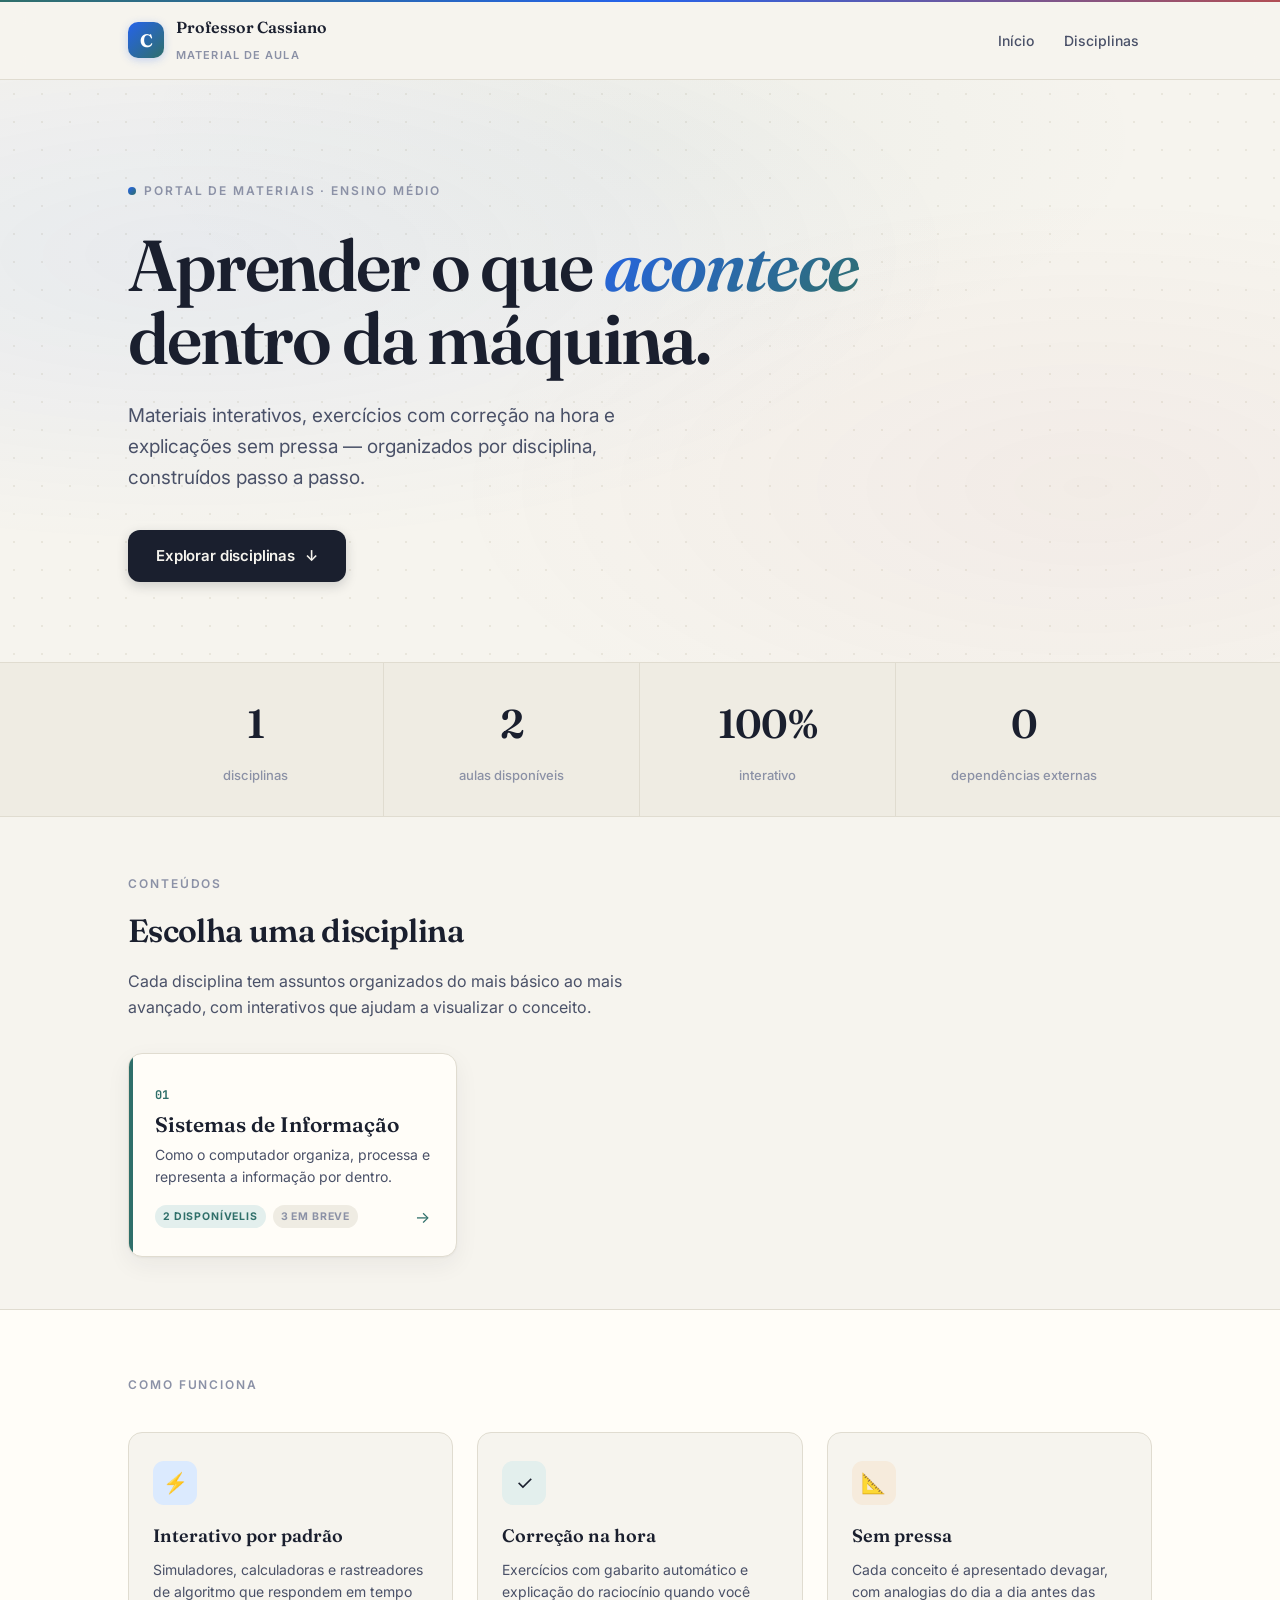
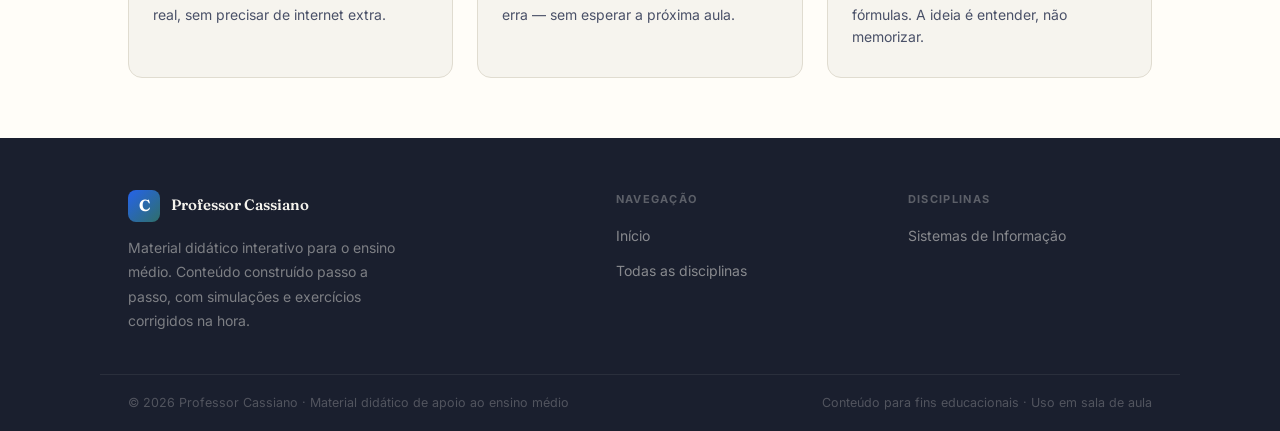
<file: index.html>
<!DOCTYPE html>
<html lang="pt-BR">
<head>
<meta charset="UTF-8">
<meta name="viewport" content="width=device-width, initial-scale=1.0">
<title>Professor Cassiano — Material de Aula</title>
<meta name="description" content="Portal de materiais de aula do Professor Cassiano: conteúdos interativos por disciplina para o ensino médio.">
<link rel="stylesheet" href="assets/style.css">
<style>
/* =====================================================
   HOME — estilos exclusivos da página principal
   ===================================================== */

/* HERO */
.home-hero{
  padding:96px 0 80px;
  border-bottom:1px solid var(--line);
  position:relative;
  overflow:hidden;
}
/* Fundo: grade de pontos sutil */
.home-hero::before{
  content:"";
  position:absolute;inset:0;
  background-image:radial-gradient(circle,var(--line) 1px,transparent 1px);
  background-size:28px 28px;
  opacity:.6;
  pointer-events:none;
}
/* Brilhos coloridos de fundo */
.home-hero::after{
  content:"";
  position:absolute;inset:0;
  background:
    radial-gradient(ellipse 60% 50% at 15% 30%, rgba(37,99,235,.07), transparent),
    radial-gradient(ellipse 50% 50% at 85% 70%, rgba(177,78,84,.05), transparent),
    radial-gradient(ellipse 40% 40% at 50% 10%,  rgba(47,111,106,.04), transparent);
  pointer-events:none;
}
.home-hero .container{position:relative;z-index:1;}

.hero-tag{
  display:inline-flex;align-items:center;gap:8px;
  font-size:12px;letter-spacing:.16em;text-transform:uppercase;
  font-weight:600;color:var(--ink-faint);
  margin-bottom:28px;
}
.hero-tag::before{
  content:"";width:8px;height:8px;border-radius:50%;
  background:linear-gradient(135deg,var(--dev),var(--bin));
  flex-shrink:0;
}

.home-hero h1{
  font-family:'Fraunces',serif;font-weight:600;
  font-size:clamp(38px,7vw,72px);line-height:1.02;
  letter-spacing:-.03em;margin-bottom:24px;
  max-width:800px;
}
.home-hero h1 em{
  font-style:italic;
  background:linear-gradient(135deg,var(--dev) 0%,var(--bin) 100%);
  -webkit-background-clip:text;-webkit-text-fill-color:transparent;
  background-clip:text;
}

.home-hero .lead{
  font-size:19px;color:var(--ink-soft);max-width:560px;
  line-height:1.65;margin-bottom:36px;
}

.hero-cta{
  display:inline-flex;align-items:center;gap:10px;
  background:var(--ink);color:var(--paper);
  text-decoration:none;padding:14px 28px;border-radius:12px;
  font-size:15px;font-weight:600;letter-spacing:-.01em;
  box-shadow:0 4px 12px rgba(26,31,46,.18);
  transition:transform .18s,box-shadow .18s;
}
.hero-cta:hover{
  transform:translateY(-3px);
  box-shadow:0 8px 28px rgba(26,31,46,.22);
  color:var(--paper);
}
.hero-cta .arr{
  display:inline-block;transition:transform .18s;
}
.hero-cta:hover .arr{transform:translateY(3px);}

/* STATS */
.home-stats{
  border-bottom:1px solid var(--line);
  background:var(--paper-2);
}
.stats-grid{
  display:grid;
  grid-template-columns:repeat(4,1fr);
  divide-x:1px solid var(--line);
}
.stat-item{
  padding:28px 24px;
  border-right:1px solid var(--line);
  text-align:center;
}
.stat-item:last-child{border-right:none;}
.stat-num{
  display:block;
  font-family:'Fraunces',serif;font-size:clamp(28px,4vw,40px);
  font-weight:600;color:var(--ink);letter-spacing:-.02em;
  margin-bottom:4px;
}
.stat-label{font-size:13px;color:var(--ink-faint);font-weight:500;}

/* DISCIPLINAS */
.section-intro{margin-bottom:32px;}
.section-intro h2{
  font-family:'Fraunces',serif;font-weight:600;
  font-size:clamp(24px,3.5vw,32px);letter-spacing:-.02em;
  margin:10px 0 10px;
}
.section-intro p{font-size:16px;color:var(--ink-soft);max-width:500px;}

/* FEATURES */
.home-features{
  padding:60px 0;
  border-top:1px solid var(--line);
  background:var(--card);
}
.features-grid{
  display:grid;
  grid-template-columns:repeat(3,1fr);
  gap:24px;
  margin-top:36px;
}
.feat-card{
  padding:28px 24px;border-radius:var(--radius);
  border:1px solid var(--line);background:var(--paper);
}
.feat-icon{
  width:44px;height:44px;border-radius:11px;
  display:flex;align-items:center;justify-content:center;
  font-size:20px;margin-bottom:16px;
}
.feat-card h3{
  font-family:'Fraunces',serif;font-size:18px;font-weight:600;
  margin-bottom:8px;
}
.feat-card p{font-size:14px;color:var(--ink-soft);line-height:1.6;}

/* Mobile */
@media(max-width:860px){
  .stats-grid{grid-template-columns:repeat(2,1fr);}
  .stat-item:nth-child(2){border-right:none;}
  .stat-item:nth-child(3){border-top:1px solid var(--line);}
  .stat-item:nth-child(4){border-top:1px solid var(--line);border-right:none;}
  .features-grid{grid-template-columns:1fr;}
}
@media(max-width:600px){
  .home-hero{padding:72px 0 60px;}
  .stats-grid{grid-template-columns:1fr 1fr;}
  .home-hero h1{font-size:clamp(34px,9vw,52px);}
}
</style>
</head>
<body>

<div id="site-header"></div>

<main>

  <!-- ========== HERO ========== -->
  <section class="home-hero">
    <div class="container">
      <div class="hero-tag">Portal de Materiais · Ensino Médio</div>
      <h1>Aprender o que <em>acontece</em><br>dentro da máquina.</h1>
      <p class="lead">Materiais interativos, exercícios com correção na hora e explicações sem pressa — organizados por disciplina, construídos passo a passo.</p>
      <a href="#disciplinas" class="hero-cta">
        Explorar disciplinas <span class="arr">↓</span>
      </a>
    </div>
  </section>

  <!-- ========== STATS ========== -->
  <section class="home-stats">
    <div class="container">
      <div class="stats-grid">
        <div class="stat-item anim">
          <b class="stat-num" id="statDisc">0</b>
          <span class="stat-label">disciplinas</span>
        </div>
        <div class="stat-item anim anim-d1">
          <b class="stat-num" id="statAssunto">0</b>
          <span class="stat-label">aulas disponíveis</span>
        </div>
        <div class="stat-item anim anim-d2">
          <b class="stat-num">100%</b>
          <span class="stat-label">interativo</span>
        </div>
        <div class="stat-item anim anim-d3">
          <b class="stat-num">0</b>
          <span class="stat-label">dependências externas</span>
        </div>
      </div>
    </div>
  </section>

  <!-- ========== DISCIPLINAS ========== -->
  <section class="block" id="disciplinas">
    <div class="container">
      <div class="section-intro anim">
        <span class="eyebrow">Conteúdos</span>
        <h2>Escolha uma disciplina</h2>
        <p>Cada disciplina tem assuntos organizados do mais básico ao mais avançado, com interativos que ajudam a visualizar o conceito.</p>
      </div>
      <div class="card-grid" id="discGrid"></div>
    </div>
  </section>

  <!-- ========== FEATURES ========== -->
  <section class="home-features">
    <div class="container">
      <span class="eyebrow anim">Como funciona</span>
      <div class="features-grid">
        <div class="feat-card anim anim-d1">
          <div class="feat-icon" style="background:var(--dev-bg);">⚡</div>
          <h3>Interativo por padrão</h3>
          <p>Simuladores, calculadoras e rastreadores de algoritmo que respondem em tempo real, sem precisar de internet extra.</p>
        </div>
        <div class="feat-card anim anim-d2">
          <div class="feat-icon" style="background:var(--bin-bg);">✓</div>
          <h3>Correção na hora</h3>
          <p>Exercícios com gabarito automático e explicação do raciocínio quando você erra — sem esperar a próxima aula.</p>
        </div>
        <div class="feat-card anim anim-d3">
          <div class="feat-icon" style="background:var(--dec-bg);">📐</div>
          <h3>Sem pressa</h3>
          <p>Cada conceito é apresentado devagar, com analogias do dia a dia antes das fórmulas. A ideia é entender, não memorizar.</p>
        </div>
      </div>
    </div>
  </section>

</main>

<div id="site-footer"></div>

<script src="assets/disciplinas.js"></script>
<script src="assets/shell.js" data-base=""></script>
<script>
(function(){
  /* ---- monta a grade de disciplinas ---- */
  var data = window.PORTAL_DISCIPLINAS || [];
  var grid = document.getElementById('discGrid');
  var totalLive = 0;

  data.forEach(function(d, i){
    var liveCount = (d.assuntos||[]).filter(function(a){return a.status==='live';}).length;
    var totalCount = (d.assuntos||[]).length;
    totalLive += liveCount;

    var tile = document.createElement('a');
    tile.className = 'tile anim anim-d'+(Math.min(i+1,4));
    tile.href = d.pagina;
    tile.style.setProperty('--tile-color','var(--'+(d.cor||'bin')+')');
    tile.innerHTML =
      '<span class="tnum">'+String(i+1).padStart(2,'0')+'</span>'+
      '<h3>'+d.nome+'</h3>'+
      '<p>'+d.descricao+'</p>'+
      '<div class="meta">'+
        '<span class="badge live">'+liveCount+' disponível'+(liveCount!==1?'is':'')+'</span>'+
        (totalCount>liveCount?'<span class="badge">'+(totalCount-liveCount)+' em breve</span>':'')+
        '<span class="arrow">→</span>'+
      '</div>';
    grid.appendChild(tile);
  });

  document.getElementById('statDisc').textContent    = data.length;
  document.getElementById('statAssunto').textContent = totalLive;

  /* ---- animações de entrada via IntersectionObserver ---- */
  var io = new IntersectionObserver(function(entries){
    entries.forEach(function(e){
      if(e.isIntersecting) e.target.classList.add('visible');
    });
  }, {threshold:0.12});

  document.querySelectorAll('.anim').forEach(function(el){ io.observe(el); });
})();
</script>
</body>
</html>
</file>
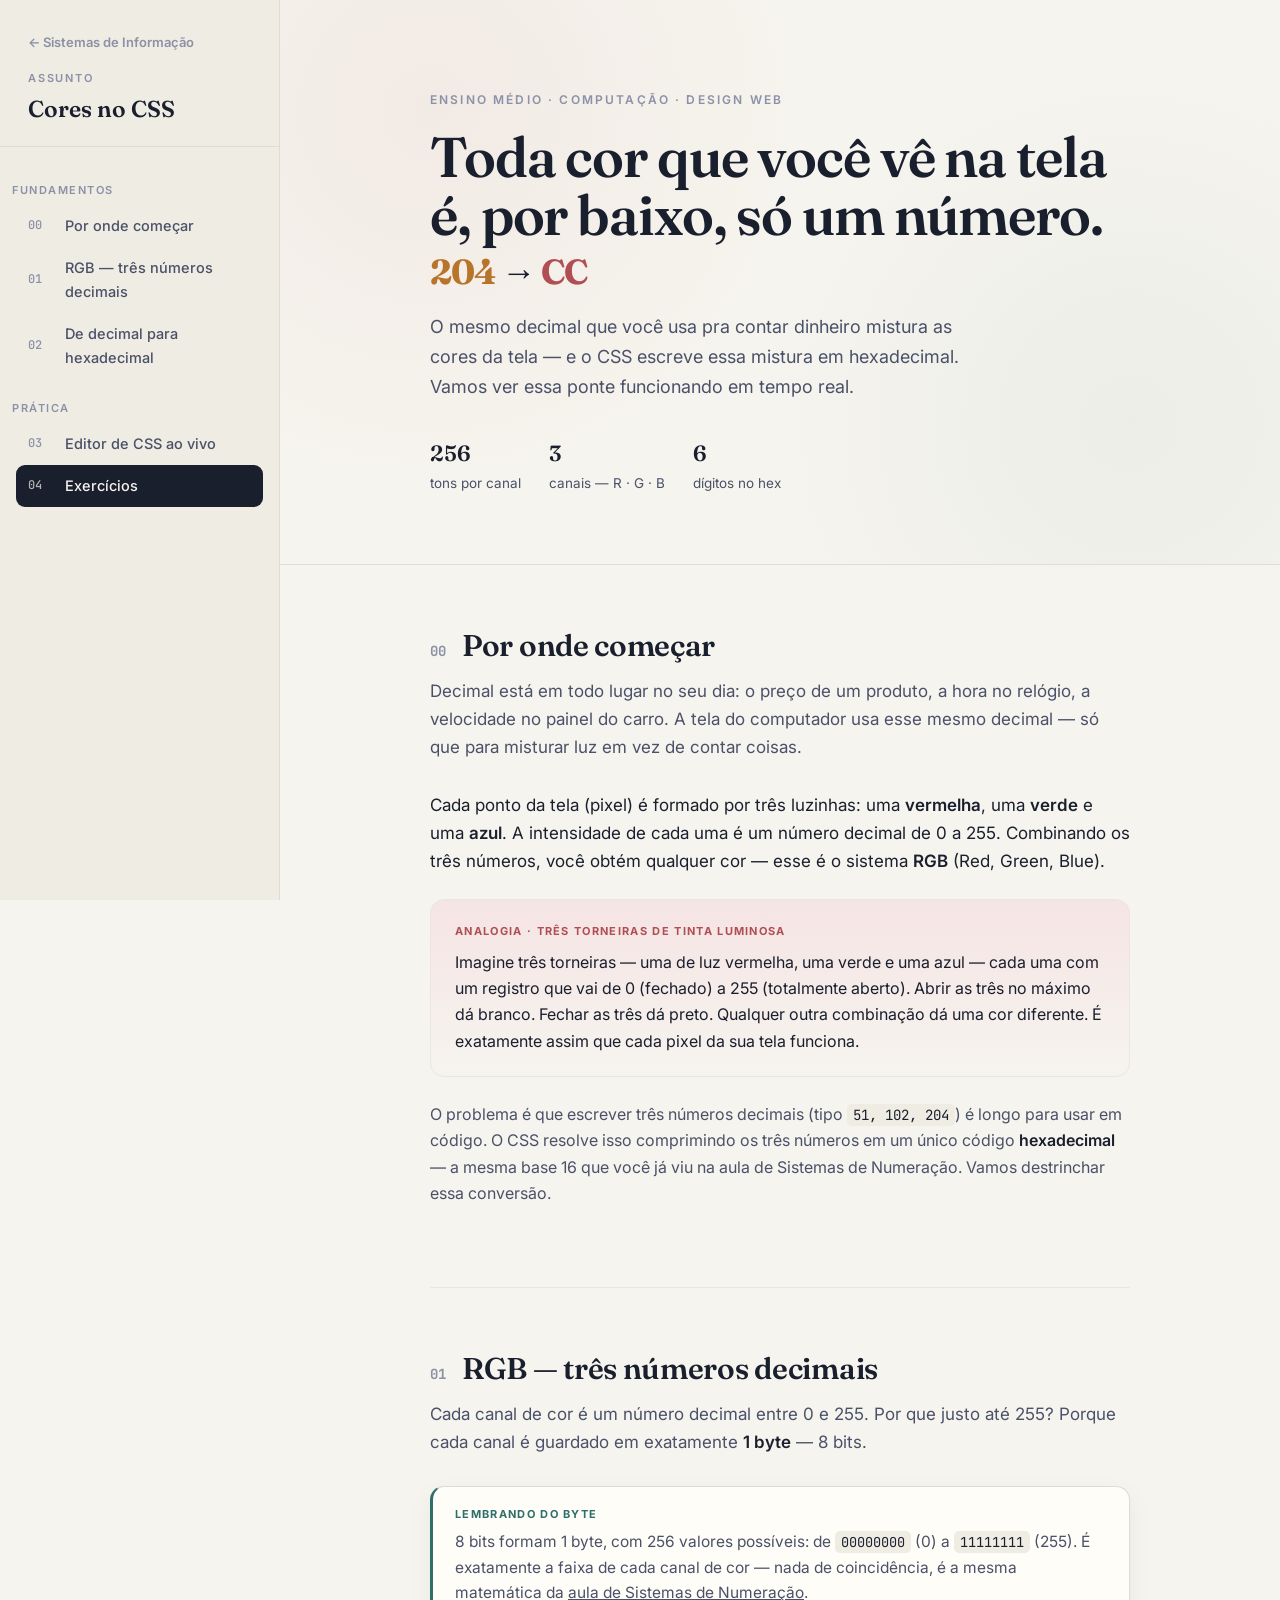
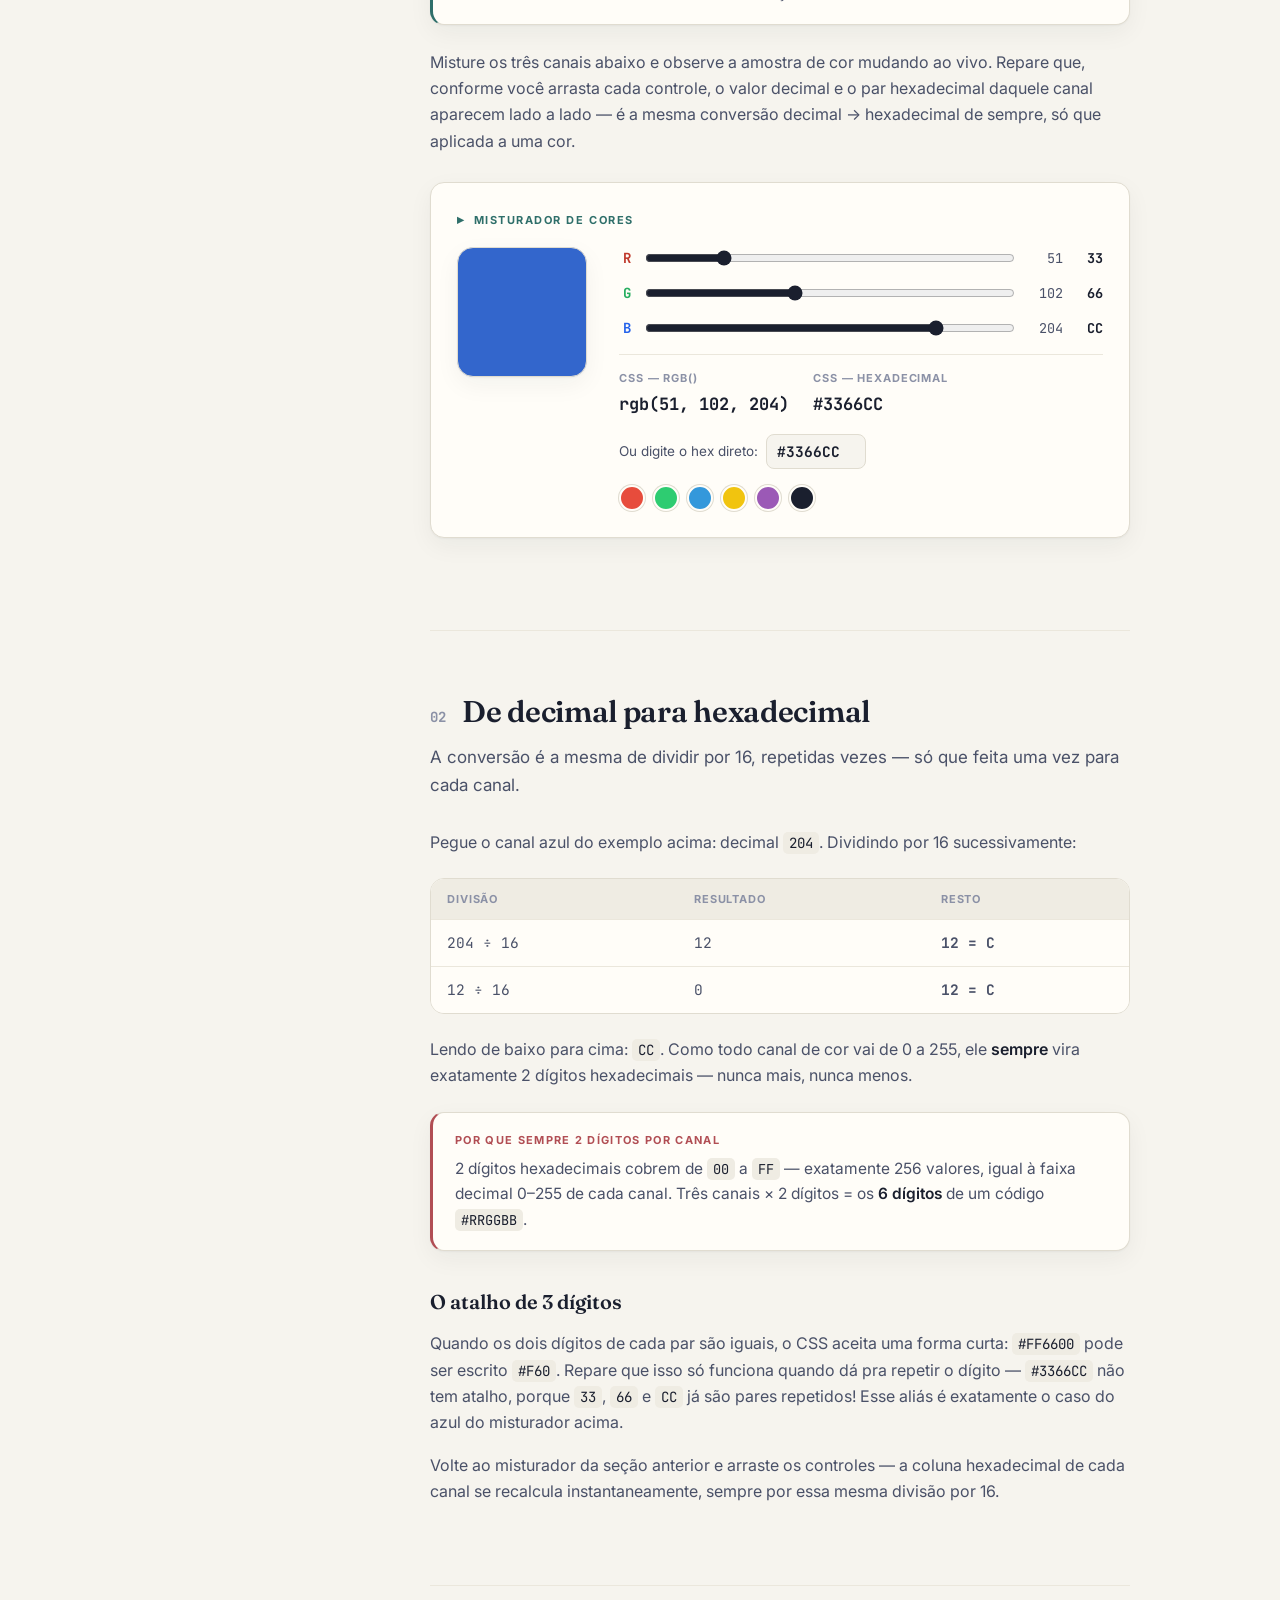
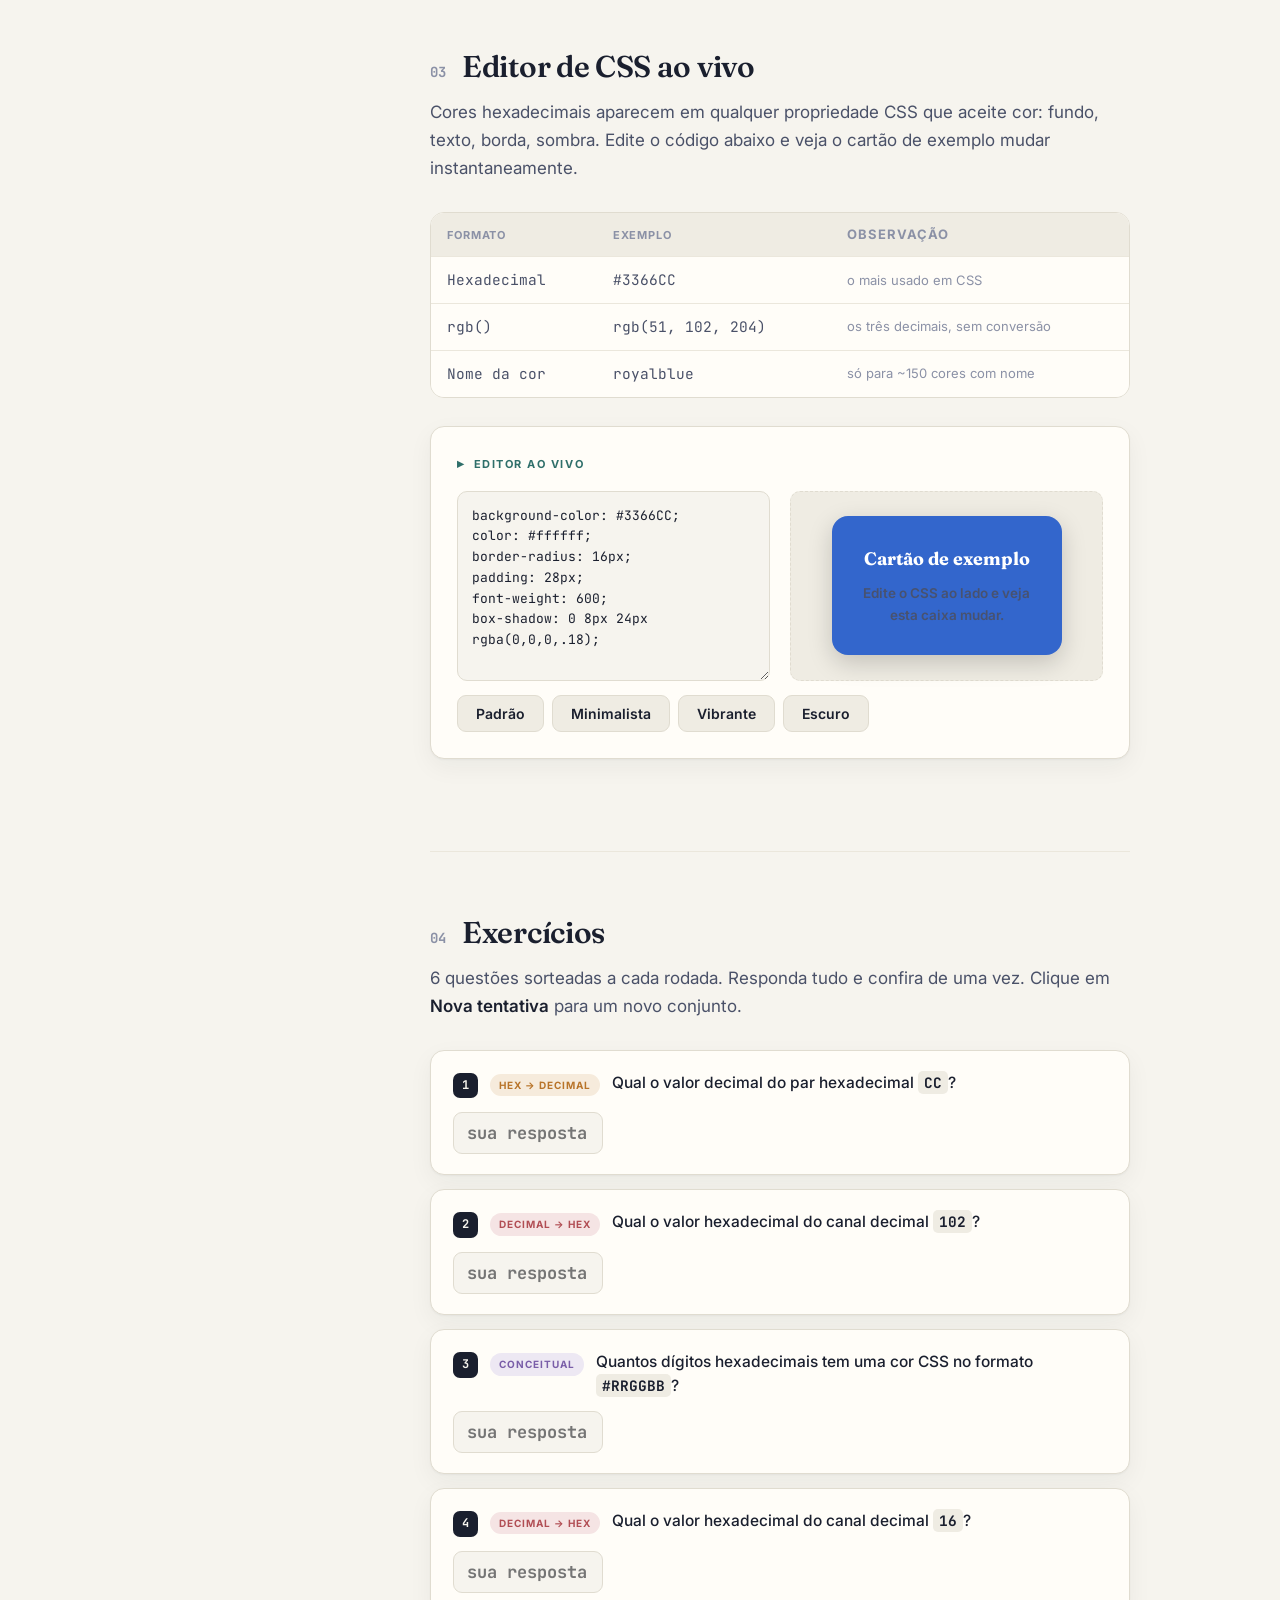
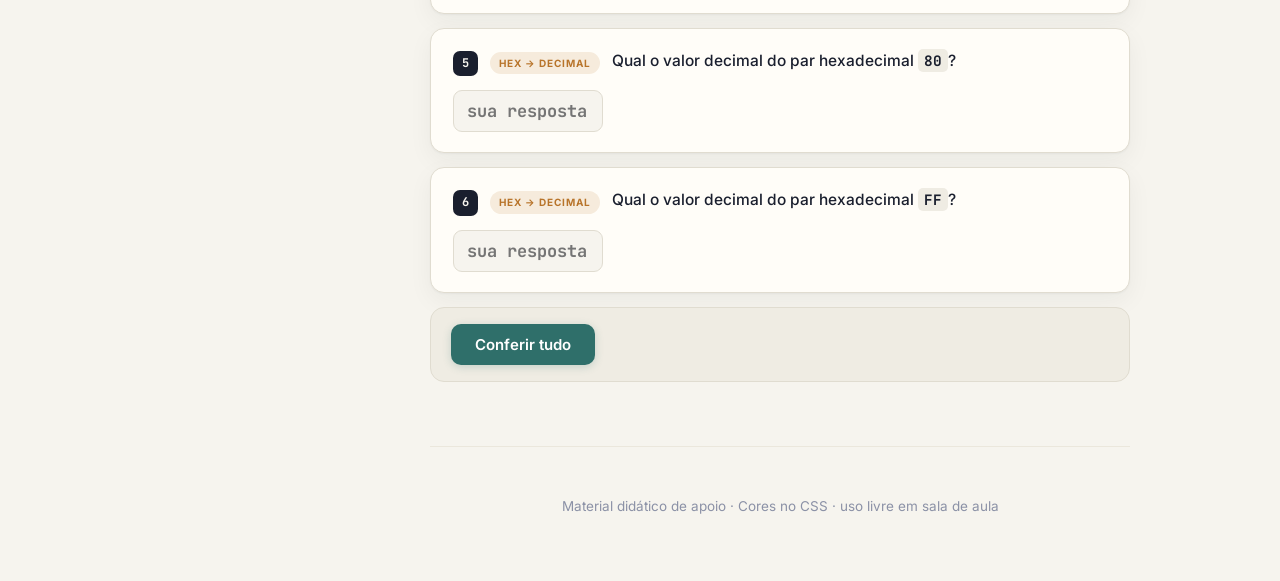
<file: disciplinas/cores-css.html>
<!DOCTYPE html>
<html lang="pt-BR">
<head>
<meta charset="UTF-8">
<meta name="viewport" content="width=device-width, initial-scale=1.0">
<title>Cores no CSS: do Decimal ao Hexadecimal — Professor Cassiano</title>
<link rel="stylesheet" href="../assets/style.css">
<style>
  @import url('https://fonts.googleapis.com/css2?family=Fraunces:opsz,wght@9..144,400;9..144,500;9..144,600;9..144,700&family=Inter:wght@400;500;600&family=JetBrains+Mono:wght@400;500;700&display=swap');

  :root{
    --ink:#1a1f2e;
    --ink-soft:#4a5168;
    --ink-faint:#8b91a6;
    --paper:#f6f4ee;
    --paper-2:#efece3;
    --card:#fffdf8;
    --line:#e0dcd0;
    --line-soft:#ebe7dc;
    --bin:#2f6f6a; --bin-bg:#e3efed;
    --oct:#7a5ea8; --oct-bg:#ede8f3;
    --dec:#b8742a; --dec-bg:#f6ebdc;
    --hex:#b14e54; --hex-bg:#f5e4e4;
    --info:#2f6f6a;
    --radius:14px;
    --shadow:0 1px 2px rgba(26,31,46,.04), 0 8px 24px rgba(26,31,46,.05);
  }

  *{box-sizing:border-box;margin:0;padding:0;}
  html{scroll-behavior:smooth;}
  body{font-family:'Inter',sans-serif;background:var(--paper);color:var(--ink);line-height:1.65;-webkit-font-smoothing:antialiased;}
  @media (prefers-reduced-motion:reduce){html{scroll-behavior:auto;}*{animation:none!important;transition:none!important;}}

  /* ---------- LAYOUT ---------- */
  .shell{display:flex;min-height:100vh;}

  .nav{
    width:280px;flex-shrink:0;background:var(--paper-2);border-right:1px solid var(--line);
    padding:32px 0;position:sticky;top:0;height:100vh;overflow-y:auto;
  }
  .nav-brand{padding:0 28px 24px;border-bottom:1px solid var(--line);margin-bottom:20px;}
  .nav-eyebrow{font-size:11px;letter-spacing:.16em;text-transform:uppercase;color:var(--ink-faint);font-weight:600;margin-bottom:8px;}
  .nav-brand h1{font-family:'Fraunces',serif;font-weight:600;font-size:23px;line-height:1.15;color:var(--ink);}
  .nav-section{padding:0 16px;margin-bottom:6px;}
  .nav-label{font-size:11px;letter-spacing:.14em;text-transform:uppercase;color:var(--ink-faint);font-weight:600;padding:14px 12px 6px;}
  .nav a{
    display:flex;align-items:center;gap:11px;padding:9px 12px;border-radius:9px;
    color:var(--ink-soft);text-decoration:none;font-size:14.5px;font-weight:500;transition:background .15s,color .15s;
  }
  .nav a:hover{background:var(--card);color:var(--ink);}
  .nav a.active{background:var(--ink);color:var(--paper);}
  .nav a .num{font-family:'JetBrains Mono',monospace;font-size:12px;color:var(--ink-faint);min-width:26px;}
  .nav a.active .num{color:var(--paper);opacity:.7;}

  .main{flex:1;min-width:0;}
  .wrap{max-width:780px;margin:0 auto;padding:0 40px;}

  /* ---------- HERO ---------- */
  .hero{
    padding:90px 0 70px;border-bottom:1px solid var(--line);
    background:
      radial-gradient(circle at 15% 20%, rgba(177,78,84,.06), transparent 40%),
      radial-gradient(circle at 85% 75%, rgba(47,111,106,.05), transparent 40%);
  }
  .hero-eyebrow{font-size:12px;letter-spacing:.18em;text-transform:uppercase;color:var(--ink-faint);font-weight:600;margin-bottom:18px;}
  .hero h2{font-family:'Fraunces',serif;font-weight:600;font-size:clamp(34px,6vw,56px);line-height:1.04;letter-spacing:-.02em;margin-bottom:22px;}
  .hero h2 .glyphs{display:block;margin-top:10px;font-size:.62em;}
  .b10{color:var(--dec);} .b16{color:var(--hex);}
  .hero p{font-size:18px;color:var(--ink-soft);max-width:560px;}
  .hero-meta{display:flex;gap:28px;margin-top:34px;flex-wrap:wrap;}
  .hero-meta div{font-size:13.5px;color:var(--ink-soft);}
  .hero-meta b{display:block;font-family:'Fraunces',serif;font-size:22px;color:var(--ink);font-weight:600;}

  /* ---------- SEÇÕES ---------- */
  section{padding:64px 0;border-bottom:1px solid var(--line-soft);scroll-margin-top:20px;}
  .sec-head{display:flex;align-items:baseline;gap:16px;margin-bottom:8px;}
  .sec-num{font-family:'JetBrains Mono',monospace;font-size:14px;font-weight:700;color:var(--ink-faint);}
  .sec-head h3{font-family:'Fraunces',serif;font-weight:600;font-size:30px;letter-spacing:-.01em;line-height:1.1;}
  .sec-lede{font-size:17px;color:var(--ink-soft);margin:14px 0 30px;}
  section h4{font-family:'Fraunces',serif;font-weight:600;font-size:20px;margin:34px 0 12px;}
  section p{margin-bottom:16px;color:var(--ink-soft);font-size:16px;}
  section p strong{color:var(--ink);font-weight:600;}
  .lead-in{color:var(--ink)!important;font-size:17px;}

  .callout{
    background:var(--card);border:1px solid var(--line);border-left:3px solid var(--info);
    border-radius:var(--radius);padding:18px 22px;margin:24px 0;box-shadow:var(--shadow);
  }
  .callout p{margin:0;font-size:15.5px;}
  .callout .tag{font-size:11px;letter-spacing:.12em;text-transform:uppercase;font-weight:700;color:var(--info);margin-bottom:6px;display:block;}

  .analogy{background:linear-gradient(180deg,var(--hex-bg),transparent);border-radius:var(--radius);padding:22px 24px;margin:24px 0;border:1px solid var(--line-soft);}
  .analogy .tag{font-size:11px;letter-spacing:.12em;text-transform:uppercase;font-weight:700;color:var(--hex);margin-bottom:8px;display:block;}
  .analogy p{margin:0;color:var(--ink);}

  code{font-family:'JetBrains Mono',monospace;font-size:.88em;background:var(--paper-2);padding:2px 6px;border-radius:5px;color:var(--ink);}

  .tbl-wrap{overflow-x:auto;margin:22px 0;border-radius:var(--radius);border:1px solid var(--line);}
  table{width:100%;border-collapse:collapse;background:var(--card);font-size:14.5px;}
  th,td{padding:11px 16px;text-align:left;border-bottom:1px solid var(--line-soft);}
  th{font-size:11px;letter-spacing:.08em;text-transform:uppercase;font-weight:700;color:var(--ink-faint);background:var(--paper-2);}
  td{font-family:'JetBrains Mono',monospace;color:var(--ink-soft);}
  tr:last-child td{border-bottom:none;}
  .note-col{font-family:'Inter',sans-serif!important;color:var(--ink-faint);font-size:13px;}

  /* ---------- INTERATIVOS ---------- */
  .tool{background:var(--card);border:1px solid var(--line);border-radius:var(--radius);padding:26px;margin:28px 0;box-shadow:var(--shadow);}
  .tool-label{font-size:11px;letter-spacing:.14em;text-transform:uppercase;font-weight:700;color:var(--info);margin-bottom:16px;display:flex;align-items:center;gap:8px;}
  .tool-label::before{content:"▸";font-size:13px;}

  .btn{font-family:'Inter',sans-serif;font-size:14px;font-weight:600;padding:9px 18px;border-radius:9px;border:none;cursor:pointer;background:var(--info);color:#fff;transition:opacity .15s,transform .1s;}
  .btn:hover{opacity:.9;} .btn:active{transform:scale(.97);}
  .btn.ghost{background:var(--paper-2);color:var(--ink);border:1px solid var(--line);}
  .btn:focus-visible{outline:2px solid var(--info);outline-offset:2px;}

  /* ---- MISTURADOR RGB → HEX ---- */
  .mixer{display:flex;gap:32px;flex-wrap:wrap;align-items:flex-start;}
  .mixer-swatch{width:130px;height:130px;border-radius:16px;border:1px solid var(--line);box-shadow:var(--shadow);flex-shrink:0;}
  .mixer-controls{flex:1;min-width:260px;}
  .channel{display:flex;align-items:center;gap:10px;margin-bottom:12px;}
  .channel .clabel{width:16px;font-family:'JetBrains Mono',monospace;font-weight:700;font-size:14px;text-align:center;}
  .channel.r .clabel{color:#c0392b;} .channel.g .clabel{color:#27ae60;} .channel.b .clabel{color:#2563eb;}
  .channel input[type=range]{flex:1;accent-color:var(--ink);}
  .channel .cval{width:38px;text-align:right;font-family:'JetBrains Mono',monospace;font-size:13.5px;color:var(--ink-soft);}
  .channel .chex{width:30px;text-align:right;font-family:'JetBrains Mono',monospace;font-size:13.5px;font-weight:700;color:var(--ink);}
  .mixer-out{display:flex;gap:24px;flex-wrap:wrap;margin-top:14px;padding-top:14px;border-top:1px solid var(--line-soft);}
  .mixer-out .ol{font-size:11px;color:var(--ink-faint);text-transform:uppercase;letter-spacing:.08em;font-weight:700;margin-bottom:3px;}
  .mixer-out .ov{font-family:'JetBrains Mono',monospace;font-size:17px;font-weight:700;color:var(--ink);}
  .mixer-hexinput{display:flex;align-items:center;gap:8px;margin-top:16px;}
  .mixer-hexinput label{font-size:13.5px;color:var(--ink-soft);}
  .mixer-hexinput input{font-family:'JetBrains Mono',monospace;font-size:14.5px;font-weight:700;width:100px;padding:7px 10px;border:1px solid var(--line);border-radius:8px;background:var(--paper);color:var(--ink);}
  .mixer-hexinput input:focus{outline:2px solid var(--info);outline-offset:1px;}
  .presets{display:flex;gap:8px;margin-top:16px;flex-wrap:wrap;}
  .preset-dot{width:26px;height:26px;border-radius:50%;border:2px solid var(--card);box-shadow:0 0 0 1px var(--line);cursor:pointer;transition:transform .12s;}
  .preset-dot:hover{transform:scale(1.15);}

  /* ---- EDITOR DE CSS AO VIVO ---- */
  .cssed{display:grid;grid-template-columns:1fr 1fr;gap:20px;align-items:start;}
  .cssed textarea{width:100%;min-height:190px;font-family:'JetBrains Mono',monospace;font-size:13px;line-height:1.6;padding:14px;border-radius:10px;border:1px solid var(--line);background:var(--paper);color:var(--ink);resize:vertical;}
  .cssed textarea:focus{outline:2px solid var(--info);outline-offset:1px;}
  .preview-pane{display:flex;align-items:center;justify-content:center;border-radius:10px;border:1px dashed var(--line);background:var(--paper-2);padding:24px;min-height:190px;}
  .preview-card{padding:26px;border-radius:12px;max-width:230px;text-align:center;}
  .preview-card h5{font-family:'Fraunces',serif;font-size:18px;margin-bottom:8px;}
  .preview-card p{font-size:13.5px;margin:0;opacity:.92;}
  .css-presets{display:flex;gap:8px;margin-top:14px;flex-wrap:wrap;}

  /* ---------- EXERCÍCIOS ---------- */
  .q-card{
    background:var(--card);border:1.5px solid var(--line);border-radius:var(--radius);
    padding:20px 22px;margin-bottom:14px;box-shadow:var(--shadow);transition:border-color .2s;
  }
  .q-card.ok{border-color:var(--bin);}
  .q-card.no{border-color:var(--hex);}
  .q-top{display:flex;align-items:flex-start;gap:12px;margin-bottom:14px;}
  .q-num-badge{
    font-family:'JetBrains Mono',monospace;font-size:12px;font-weight:700;
    background:var(--ink);color:var(--paper);border-radius:7px;padding:3px 9px;
    flex-shrink:0;margin-top:2px;transition:background .2s;
  }
  .q-card.ok .q-num-badge{background:var(--bin);}
  .q-card.no .q-num-badge{background:var(--hex);}
  .q-cat{
    font-size:10px;letter-spacing:.1em;text-transform:uppercase;font-weight:700;
    padding:3px 9px;border-radius:20px;flex-shrink:0;margin-top:3px;
  }
  .q-cat.hex{background:var(--hex-bg);color:var(--hex);}
  .q-cat.dec{background:var(--dec-bg);color:var(--dec);}
  .q-cat.con{background:var(--oct-bg);color:var(--oct);}
  .q-text{font-size:15.5px;color:var(--ink);font-weight:500;line-height:1.5;flex:1;}
  .q-text code{font-size:.93em;font-weight:700;}
  .q-row{display:flex;align-items:center;gap:10px;}
  .q-input{
    font-family:'JetBrains Mono',monospace;font-size:17px;font-weight:700;
    width:150px;padding:9px 13px;border:1.5px solid var(--line);border-radius:9px;
    background:var(--paper);color:var(--ink);transition:border-color .15s;
  }
  .q-input:focus{outline:none;border-color:var(--info);}
  .q-input:disabled{background:var(--paper-2);color:var(--ink-soft);}
  .q-feedback{
    margin-top:12px;padding:10px 14px;border-radius:9px;
    font-size:14px;font-weight:500;display:none;gap:9px;align-items:flex-start;
  }
  .q-feedback.ok{display:flex;background:var(--bin-bg);color:var(--bin);border:1px solid var(--bin);}
  .q-feedback.no{display:flex;background:var(--hex-bg);color:var(--hex);border:1px solid var(--hex);}
  .q-feedback .fi{font-size:15px;flex-shrink:0;margin-top:1px;}
  .q-feedback .fb .sol{display:block;margin-top:3px;font-size:13px;color:var(--ink-soft);font-weight:400;}
  .q-feedback code{background:rgba(255,255,255,.5);}

  .check-bar{
    display:flex;align-items:center;gap:12px;flex-wrap:wrap;
    background:var(--paper-2);border:1px solid var(--line);border-radius:var(--radius);
    padding:16px 20px;margin-top:6px;
  }
  .btn-check{
    font-family:'Inter',sans-serif;font-size:15px;font-weight:600;
    padding:11px 24px;border-radius:10px;border:none;cursor:pointer;
    background:var(--info);color:#fff;transition:opacity .15s,transform .1s;
    box-shadow:0 2px 8px rgba(47,111,106,.22);
  }
  .btn-check:hover{opacity:.9;} .btn-check:active{transform:scale(.97);}
  .btn-check:disabled{opacity:.4;cursor:default;transform:none;}
  .btn-retry{
    font-family:'Inter',sans-serif;font-size:14px;font-weight:600;
    padding:10px 18px;border-radius:10px;cursor:pointer;
    background:var(--paper);color:var(--ink);border:1px solid var(--line);
    transition:background .15s;
  }
  .btn-retry:hover{background:var(--card);}

  .score-strip{
    display:flex;align-items:center;gap:20px;
    background:var(--ink);color:var(--paper);border-radius:var(--radius);
    padding:18px 22px;margin-top:20px;flex-wrap:wrap;
    display:none;
  }
  .score-strip.show{display:flex;}
  .score-big{font-family:'Fraunces',serif;font-size:40px;font-weight:700;line-height:1;}
  .score-sub{font-size:13px;opacity:.55;margin-top:2px;}
  .score-pct{font-family:'JetBrains Mono',monospace;font-size:20px;font-weight:700;margin-left:auto;}
  .score-msg{font-size:14px;opacity:.7;width:100%;margin-top:-4px;}

  /* ---------- FOOTER ---------- */
  footer{padding:48px 0 64px;text-align:center;}
  footer p{font-size:13.5px;color:var(--ink-faint);}

  /* ---------- MOBILE ---------- */
  .menu-toggle{display:none;}
  @media (max-width:920px){
    .nav{position:fixed;left:-300px;z-index:50;transition:left .25s;box-shadow:0 0 40px rgba(0,0,0,.15);}
    .nav.open{left:0;}
    .menu-toggle{
      display:flex;align-items:center;gap:8px;position:fixed;top:16px;left:16px;z-index:60;
      background:var(--ink);color:var(--paper);border:none;border-radius:10px;
      padding:10px 15px;font-size:14px;font-weight:600;cursor:pointer;font-family:'Inter',sans-serif;
      box-shadow:var(--shadow);
    }
    .wrap{padding:0 22px;}
    .hero{padding:78px 0 54px;}
    .scrim{display:none;position:fixed;inset:0;background:rgba(0,0,0,.3);z-index:40;}
    .scrim.show{display:block;}
    .q-top{flex-wrap:wrap;}
    .cssed{grid-template-columns:1fr;}
    .mixer{flex-direction:column;align-items:stretch;}
    .mixer-swatch{width:100%;height:90px;}
  }
</style>
<style id="liveStyleTag"></style>
</head>
<body>

<button class="menu-toggle" onclick="toggleNav()">☰ Seções</button>
<div class="scrim" id="scrim" onclick="toggleNav()"></div>

<div class="shell">
  <!-- NAVEGAÇÃO -->
  <aside class="nav" id="nav">
    <a href="sistemas-de-informacao.html" style="display:flex;align-items:center;gap:8px;text-decoration:none;color:var(--ink-faint);font-size:13px;font-weight:600;padding:0 28px 16px;">← Sistemas de Informação</a>
    <div class="nav-brand">
      <div class="nav-eyebrow">Assunto</div>
      <h1>Cores no CSS</h1>
    </div>
    <nav>
      <div class="nav-label">Fundamentos</div>
      <div class="nav-section">
        <a href="#intro" class="nav-link"><span class="num">00</span><span>Por onde começar</span></a>
        <a href="#rgb"   class="nav-link"><span class="num">01</span><span>RGB — três números decimais</span></a>
        <a href="#hex"   class="nav-link"><span class="num">02</span><span>De decimal para hexadecimal</span></a>
      </div>
      <div class="nav-label">Prática</div>
      <div class="nav-section">
        <a href="#editor"     class="nav-link"><span class="num">03</span><span>Editor de CSS ao vivo</span></a>
        <a href="#exercicios" class="nav-link"><span class="num">04</span><span>Exercícios</span></a>
      </div>
    </nav>
  </aside>

  <!-- CONTEÚDO -->
  <main class="main">
    <div class="hero">
      <div class="wrap">
        <div class="hero-eyebrow">Ensino Médio · Computação · Design Web</div>
        <h2>Toda cor que você vê na tela é, por baixo, só um número.
          <span class="glyphs"><b class="b10">204</b> → <b class="b16">CC</b></span>
        </h2>
        <p>O mesmo decimal que você usa pra contar dinheiro mistura as cores da tela — e o CSS escreve essa mistura em hexadecimal. Vamos ver essa ponte funcionando em tempo real.</p>
        <div class="hero-meta">
          <div><b>256</b> tons por canal</div>
          <div><b>3</b> canais — R · G · B</div>
          <div><b>6</b> dígitos no hex</div>
        </div>
      </div>
    </div>

    <div class="wrap">

      <!-- 00 INTRO -->
      <section id="intro">
        <div class="sec-head"><span class="sec-num">00</span><h3>Por onde começar</h3></div>
        <p class="sec-lede">Decimal está em todo lugar no seu dia: o preço de um produto, a hora no relógio, a velocidade no painel do carro. A tela do computador usa esse mesmo decimal — só que para misturar luz em vez de contar coisas.</p>
        <p class="lead-in">Cada ponto da tela (pixel) é formado por três luzinhas: uma <strong>vermelha</strong>, uma <strong>verde</strong> e uma <strong>azul</strong>. A intensidade de cada uma é um número decimal de 0 a 255. Combinando os três números, você obtém qualquer cor — esse é o sistema <strong>RGB</strong> (Red, Green, Blue).</p>

        <div class="analogy">
          <span class="tag">Analogia · três torneiras de tinta luminosa</span>
          <p>Imagine três torneiras — uma de luz vermelha, uma verde e uma azul — cada uma com um registro que vai de 0 (fechado) a 255 (totalmente aberto). Abrir as três no máximo dá branco. Fechar as três dá preto. Qualquer outra combinação dá uma cor diferente. É exatamente assim que cada pixel da sua tela funciona.</p>
        </div>

        <p>O problema é que escrever três números decimais (tipo <code>51, 102, 204</code>) é longo para usar em código. O CSS resolve isso comprimindo os três números em um único código <strong>hexadecimal</strong> — a mesma base 16 que você já viu na aula de Sistemas de Numeração. Vamos destrinchar essa conversão.</p>
      </section>

      <!-- 01 RGB -->
      <section id="rgb">
        <div class="sec-head"><span class="sec-num">01</span><h3>RGB — três números decimais</h3></div>
        <p class="sec-lede">Cada canal de cor é um número decimal entre 0 e 255. Por que justo até 255? Porque cada canal é guardado em exatamente <strong>1 byte</strong> — 8 bits.</p>

        <div class="callout">
          <span class="tag">Lembrando do byte</span>
          <p>8 bits formam 1 byte, com 256 valores possíveis: de <code>00000000</code> (0) a <code>11111111</code> (255). É exatamente a faixa de cada canal de cor — nada de coincidência, é a mesma matemática da <a href="sistemas-numeracao.html">aula de Sistemas de Numeração</a>.</p>
        </div>

        <p>Misture os três canais abaixo e observe a amostra de cor mudando ao vivo. Repare que, conforme você arrasta cada controle, o valor decimal e o par hexadecimal daquele canal aparecem lado a lado — é a mesma conversão decimal → hexadecimal de sempre, só que aplicada a uma cor.</p>

        <div class="tool">
          <div class="tool-label">Misturador de cores</div>
          <div class="mixer">
            <div class="mixer-swatch" id="mxSwatch"></div>
            <div class="mixer-controls">
              <div class="channel r">
                <span class="clabel">R</span>
                <input type="range" id="mxRanger" min="0" max="255" value="51">
                <span class="cval" id="mxValr">51</span>
                <span class="chex" id="mxHexr">33</span>
              </div>
              <div class="channel g">
                <span class="clabel">G</span>
                <input type="range" id="mxRangeg" min="0" max="255" value="102">
                <span class="cval" id="mxValg">102</span>
                <span class="chex" id="mxHexg">66</span>
              </div>
              <div class="channel b">
                <span class="clabel">B</span>
                <input type="range" id="mxRangeb" min="0" max="255" value="204">
                <span class="cval" id="mxValb">204</span>
                <span class="chex" id="mxHexb">CC</span>
              </div>

              <div class="mixer-out">
                <div>
                  <div class="ol">CSS — rgb()</div>
                  <div class="ov" id="mxRgbOut">rgb(51, 102, 204)</div>
                </div>
                <div>
                  <div class="ol">CSS — hexadecimal</div>
                  <div class="ov" id="mxHexOut">#3366CC</div>
                </div>
              </div>

              <div class="mixer-hexinput">
                <label for="mxHexInput">Ou digite o hex direto:</label>
                <input type="text" id="mxHexInput" value="#3366CC" maxlength="7">
              </div>

              <div class="presets" id="mxPresets">
                <div class="preset-dot" style="background:#E74C3C" data-hex="E74C3C" title="Vermelho"></div>
                <div class="preset-dot" style="background:#2ECC71" data-hex="2ECC71" title="Verde"></div>
                <div class="preset-dot" style="background:#3498DB" data-hex="3498DB" title="Azul"></div>
                <div class="preset-dot" style="background:#F1C40F" data-hex="F1C40F" title="Amarelo"></div>
                <div class="preset-dot" style="background:#9B59B6" data-hex="9B59B6" title="Roxo"></div>
                <div class="preset-dot" style="background:#1A1F2E" data-hex="1A1F2E" title="Quase preto"></div>
              </div>
            </div>
          </div>
        </div>
      </section>

      <!-- 02 HEX -->
      <section id="hex">
        <div class="sec-head"><span class="sec-num">02</span><h3>De decimal para hexadecimal</h3></div>
        <p class="sec-lede">A conversão é a mesma de dividir por 16, repetidas vezes — só que feita uma vez para cada canal.</p>

        <p>Pegue o canal azul do exemplo acima: decimal <code>204</code>. Dividindo por 16 sucessivamente:</p>

        <div class="tbl-wrap">
          <table>
            <thead><tr><th>Divisão</th><th>Resultado</th><th>Resto</th></tr></thead>
            <tbody>
              <tr><td>204 ÷ 16</td><td>12</td><td><strong>12 = C</strong></td></tr>
              <tr><td>12 ÷ 16</td><td>0</td><td><strong>12 = C</strong></td></tr>
            </tbody>
          </table>
        </div>
        <p>Lendo de baixo para cima: <code>CC</code>. Como todo canal de cor vai de 0 a 255, ele <strong>sempre</strong> vira exatamente 2 dígitos hexadecimais — nunca mais, nunca menos.</p>

        <div class="callout" style="border-left-color:var(--hex);">
          <span class="tag" style="color:var(--hex)">Por que sempre 2 dígitos por canal</span>
          <p>2 dígitos hexadecimais cobrem de <code>00</code> a <code>FF</code> — exatamente 256 valores, igual à faixa decimal 0–255 de cada canal. Três canais × 2 dígitos = os <strong>6 dígitos</strong> de um código <code>#RRGGBB</code>.</p>
        </div>

        <h4>O atalho de 3 dígitos</h4>
        <p>Quando os dois dígitos de cada par são iguais, o CSS aceita uma forma curta: <code>#FF6600</code> pode ser escrito <code>#F60</code>. Repare que isso só funciona quando dá pra repetir o dígito — <code>#3366CC</code> não tem atalho, porque <code>33</code>, <code>66</code> e <code>CC</code> já são pares repetidos! Esse aliás é exatamente o caso do azul do misturador acima.</p>

        <p>Volte ao misturador da seção anterior e arraste os controles — a coluna hexadecimal de cada canal se recalcula instantaneamente, sempre por essa mesma divisão por 16.</p>
      </section>

      <!-- 03 EDITOR -->
      <section id="editor">
        <div class="sec-head"><span class="sec-num">03</span><h3>Editor de CSS ao vivo</h3></div>
        <p class="sec-lede">Cores hexadecimais aparecem em qualquer propriedade CSS que aceite cor: fundo, texto, borda, sombra. Edite o código abaixo e veja o cartão de exemplo mudar instantaneamente.</p>

        <div class="tbl-wrap">
          <table>
            <thead><tr><th>Formato</th><th>Exemplo</th><th class="note-col">Observação</th></tr></thead>
            <tbody>
              <tr><td>Hexadecimal</td><td>#3366CC</td><td class="note-col">o mais usado em CSS</td></tr>
              <tr><td>rgb()</td><td>rgb(51, 102, 204)</td><td class="note-col">os três decimais, sem conversão</td></tr>
              <tr><td>Nome da cor</td><td>royalblue</td><td class="note-col">só para ~150 cores com nome</td></tr>
            </tbody>
          </table>
        </div>

        <div class="tool">
          <div class="tool-label">Editor ao vivo</div>
          <div class="cssed">
            <textarea id="cssEditor" spellcheck="false"></textarea>
            <div class="preview-pane">
              <div class="preview-card" id="previewCard">
                <h5>Cartão de exemplo</h5>
                <p>Edite o CSS ao lado e veja esta caixa mudar.</p>
              </div>
            </div>
          </div>
          <div class="css-presets">
            <button class="btn ghost" onclick="loadPreset(0)">Padrão</button>
            <button class="btn ghost" onclick="loadPreset(1)">Minimalista</button>
            <button class="btn ghost" onclick="loadPreset(2)">Vibrante</button>
            <button class="btn ghost" onclick="loadPreset(3)">Escuro</button>
          </div>
        </div>
      </section>

      <!-- 04 EXERCÍCIOS -->
      <section id="exercicios">
        <div class="sec-head"><span class="sec-num">04</span><h3>Exercícios</h3></div>
        <p class="sec-lede">6 questões sorteadas a cada rodada. Responda tudo e confira de uma vez. Clique em <strong>Nova tentativa</strong> para um novo conjunto.</p>

        <div id="qList"></div>

        <div class="check-bar">
          <button class="btn-check" id="btnCheck" onclick="checkAll()">Conferir tudo</button>
          <button class="btn-retry" id="btnRetry" onclick="retry()" style="display:none">↺ Nova tentativa</button>
        </div>

        <div class="score-strip" id="scoreStrip">
          <div>
            <div class="score-big" id="scoreNum">—</div>
            <div class="score-sub">certas de 6</div>
          </div>
          <div class="score-pct" id="scorePct"></div>
          <div class="score-msg" id="scoreMsg"></div>
        </div>
      </section>

      <footer>
        <p>Material didático de apoio · Cores no CSS · uso livre em sala de aula</p>
      </footer>

    </div>
  </main>
</div>

<script>
/* ===== NAV MOBILE ===== */
function toggleNav(){
  document.getElementById('nav').classList.toggle('open');
  document.getElementById('scrim').classList.toggle('show');
}
document.querySelectorAll('.nav-link').forEach(function(a){
  a.addEventListener('click',function(){
    if(window.innerWidth<=920){ toggleNav(); }
  });
});

/* ===== SCROLLSPY ===== */
var links=document.querySelectorAll('.nav-link');
var secs=document.querySelectorAll('section');
var spy=new IntersectionObserver(function(entries){
  entries.forEach(function(e){
    if(e.isIntersecting){
      var id=e.target.id;
      links.forEach(function(l){
        l.classList.toggle('active',l.getAttribute('href')==='#'+id);
      });
    }
  });
},{rootMargin:'-40% 0px -55% 0px'});
secs.forEach(function(s){spy.observe(s);});

/* ===== MISTURADOR RGB → HEX ===== */
var mix={r:51,g:102,b:204};
function hx(n){ return n.toString(16).toUpperCase().padStart(2,'0'); }
function mixRender(){
  document.getElementById('mxSwatch').style.background='rgb('+mix.r+','+mix.g+','+mix.b+')';
  ['r','g','b'].forEach(function(ch){
    document.getElementById('mxRange'+ch).value=mix[ch];
    document.getElementById('mxVal'+ch).textContent=mix[ch];
    document.getElementById('mxHex'+ch).textContent=hx(mix[ch]);
  });
  var hex='#'+hx(mix.r)+hx(mix.g)+hx(mix.b);
  document.getElementById('mxHexOut').textContent=hex;
  document.getElementById('mxRgbOut').textContent='rgb('+mix.r+', '+mix.g+', '+mix.b+')';
  document.getElementById('mxHexInput').value=hex;
}
['r','g','b'].forEach(function(ch){
  document.getElementById('mxRange'+ch).addEventListener('input',function(e){
    mix[ch]=parseInt(e.target.value,10);
    mixRender();
  });
});
document.getElementById('mxHexInput').addEventListener('input',function(e){
  var v=e.target.value.trim().replace(/^#/,'');
  if(!/^[0-9A-Fa-f]{6}$/.test(v)) return;
  mix.r=parseInt(v.substring(0,2),16);
  mix.g=parseInt(v.substring(2,4),16);
  mix.b=parseInt(v.substring(4,6),16);
  mixRender();
});
document.querySelectorAll('#mxPresets .preset-dot').forEach(function(d){
  d.addEventListener('click',function(){
    var v=d.dataset.hex;
    mix.r=parseInt(v.substring(0,2),16);
    mix.g=parseInt(v.substring(2,4),16);
    mix.b=parseInt(v.substring(4,6),16);
    mixRender();
  });
});
mixRender();

/* ===== EDITOR DE CSS AO VIVO ===== */
var CSS_PRESETS=[
  "background-color: #3366CC;\ncolor: #ffffff;\nborder-radius: 16px;\npadding: 28px;\nfont-weight: 600;\nbox-shadow: 0 8px 24px rgba(0,0,0,.18);",
  "background-color: #ffffff;\ncolor: #1a1f2e;\nborder: 2px solid #1a1f2e;\nborder-radius: 4px;\npadding: 28px;\nfont-weight: 500;",
  "background-color: #F1C40F;\ncolor: #1a1f2e;\nborder-radius: 50px;\npadding: 28px;\nfont-weight: 700;\nbox-shadow: 0 10px 20px rgba(241,196,15,.4);",
  "background-color: #1a1f2e;\ncolor: #2ECC71;\nborder-radius: 8px;\npadding: 28px;\nfont-weight: 600;\nborder: 1px solid #2ECC71;"
];
function applyCss(){
  var css=document.getElementById('cssEditor').value;
  document.getElementById('liveStyleTag').textContent='.preview-card{'+css+'}';
}
function loadPreset(i){
  document.getElementById('cssEditor').value=CSS_PRESETS[i];
  applyCss();
}
document.getElementById('cssEditor').addEventListener('input',applyCss);
loadPreset(0);

/* ===================================================================
   EXERCÍCIOS — banco de 16 questões, 6 por rodada
   =================================================================== */
var BANK=[
  {cat:'hex', t:'Qual o valor hexadecimal do canal decimal <code>255</code>?', a:'FF',  sol:'255 é o máximo de 8 bits → FF'},
  {cat:'hex', t:'Qual o valor hexadecimal do canal decimal <code>0</code>?',   a:'00',  sol:'Canal desligado → 00'},
  {cat:'hex', t:'Qual o valor hexadecimal do canal decimal <code>128</code>?', a:'80',  sol:'128 = 8×16 + 0 → 80'},
  {cat:'hex', t:'Qual o valor hexadecimal do canal decimal <code>51</code>?',  a:'33',  sol:'51 = 3×16 + 3 → 33'},
  {cat:'hex', t:'Qual o valor hexadecimal do canal decimal <code>16</code>?',  a:'10',  sol:'16 é a base do hex → vira a casa: 10'},
  {cat:'hex', t:'Qual o valor hexadecimal do canal decimal <code>102</code>?', a:'66',  sol:'102 = 6×16 + 6 → 66'},
  {cat:'dec', t:'Qual o valor decimal do par hexadecimal <code>FF</code>?', a:'255', sol:'15×16 + 15 = 255'},
  {cat:'dec', t:'Qual o valor decimal do par hexadecimal <code>00</code>?', a:'0',   sol:'00 = canal desligado'},
  {cat:'dec', t:'Qual o valor decimal do par hexadecimal <code>80</code>?', a:'128', sol:'8×16 + 0 = 128'},
  {cat:'dec', t:'Qual o valor decimal do par hexadecimal <code>CC</code>?', a:'204', sol:'12×16 + 12 = 204'},
  {cat:'dec', t:'Qual o valor decimal do par hexadecimal <code>A0</code>?', a:'160', sol:'10×16 + 0 = 160'},
  {cat:'con', t:'Quantos dígitos hexadecimais tem uma cor CSS no formato <code>#RRGGBB</code>?', a:'6', sol:'2 dígitos por canal × 3 canais = 6'},
  {cat:'con', t:'Quantos bits cada par hexadecimal de canal representa?', a:'8', sol:'4 bits por dígito × 2 dígitos = 8 bits = 1 byte'},
  {cat:'con', t:'Em <code>#00FF00</code> (verde puro), qual o valor decimal do canal G?', a:'255', sol:'FF = 255, o canal verde está no máximo'},
  {cat:'con', t:'Qual a cor resultante quando R, G e B estão todos em <code>255</code>?', a:'branco', sol:'Todos os canais no máximo formam o branco'},
  {cat:'con', t:'Qual a cor resultante quando R, G e B estão todos em <code>0</code>?',   a:'preto',  sol:'Todos os canais desligados formam o preto'}
];
var CAT_LABEL={hex:'Decimal → Hex', dec:'Hex → Decimal', con:'Conceitual'};
var current=[], checked=false;

function norm(s){ return (s||'').toString().trim().toUpperCase().replace(/^0X/,'').replace(/^#/,''); }

function pickRandom(n){
  var pool=BANK.slice();
  for(var i=pool.length-1;i>0;i--){
    var j=Math.floor(Math.random()*(i+1));
    var t=pool[i]; pool[i]=pool[j]; pool[j]=t;
  }
  return pool.slice(0,n);
}

function render(){
  checked=false;
  current=pickRandom(6);
  document.getElementById('btnCheck').disabled=false;
  document.getElementById('btnRetry').style.display='none';
  document.getElementById('scoreStrip').classList.remove('show');

  var list=document.getElementById('qList');
  list.innerHTML='';
  current.forEach(function(q,i){
    var c=document.createElement('div');
    c.className='q-card'; c.id='qc'+i;
    c.innerHTML=
      '<div class="q-top">'+
        '<span class="q-num-badge" id="qn'+i+'">'+(i+1)+'</span>'+
        '<span class="q-cat '+q.cat+'">'+CAT_LABEL[q.cat]+'</span>'+
        '<span class="q-text">'+q.t+'</span>'+
      '</div>'+
      '<div class="q-row">'+
        '<input class="q-input" id="qi'+i+'" type="text" placeholder="sua resposta" autocomplete="off">'+
      '</div>'+
      '<div class="q-feedback" id="qf'+i+'"></div>';
    list.appendChild(c);
  });
}

function checkAll(){
  if(checked) return;
  checked=true;
  document.getElementById('btnCheck').disabled=true;
  document.getElementById('btnRetry').style.display='';

  var ok=0;
  current.forEach(function(q,i){
    var inp=document.getElementById('qi'+i);
    var given=norm(inp.value);
    var correct=norm(q.a);
    var isOk=given===correct;
    if(isOk) ok++;
    inp.disabled=true;
    var card=document.getElementById('qc'+i);
    card.classList.add(isOk?'ok':'no');
    var fb=document.getElementById('qf'+i);
    if(isOk){
      fb.className='q-feedback ok';
      fb.innerHTML='<span class="fi">✓</span><span class="fb">Correto! <span class="sol">'+q.sol+'</span></span>';
    } else {
      fb.className='q-feedback no';
      fb.innerHTML='<span class="fi">✗</span><span class="fb">Sua resposta: <code>'+(inp.value||'—')+'</code> · Correta: <code>'+q.a+'</code><span class="sol">'+q.sol+'</span></span>';
    }
  });

  document.getElementById('scoreNum').textContent=ok;
  document.getElementById('scorePct').textContent=Math.round(ok/6*100)+'%';
  var msgs=['Continue praticando — você consegue!','Quase lá, tente outra rodada!','Bom desempenho!','Muito bem! Pratique mais uma vez.','Excelente! Você dominou o conteúdo!'];
  var pct=ok/6;
  document.getElementById('scoreMsg').textContent=pct>=1?msgs[4]:pct>=.8?msgs[3]:pct>=.6?msgs[2]:pct>=.4?msgs[1]:msgs[0];
  document.getElementById('scoreStrip').classList.add('show');
  document.getElementById('scoreStrip').scrollIntoView({behavior:'smooth',block:'nearest'});
}

function retry(){
  render();
  document.getElementById('exercicios').scrollIntoView({behavior:'smooth',block:'start'});
}

document.addEventListener('keydown',function(e){
  if(e.key==='Enter'&&e.target.classList.contains('q-input')){
    var idx=parseInt(e.target.id.replace('qi',''));
    var next=document.getElementById('qi'+(idx+1));
    if(next) next.focus();
    else checkAll();
  }
});

render();
</script>
<script src="../assets/disciplinas.js"></script>
<script src="../assets/shell.js" data-base="../"></script>
</body>
</html>
</file>
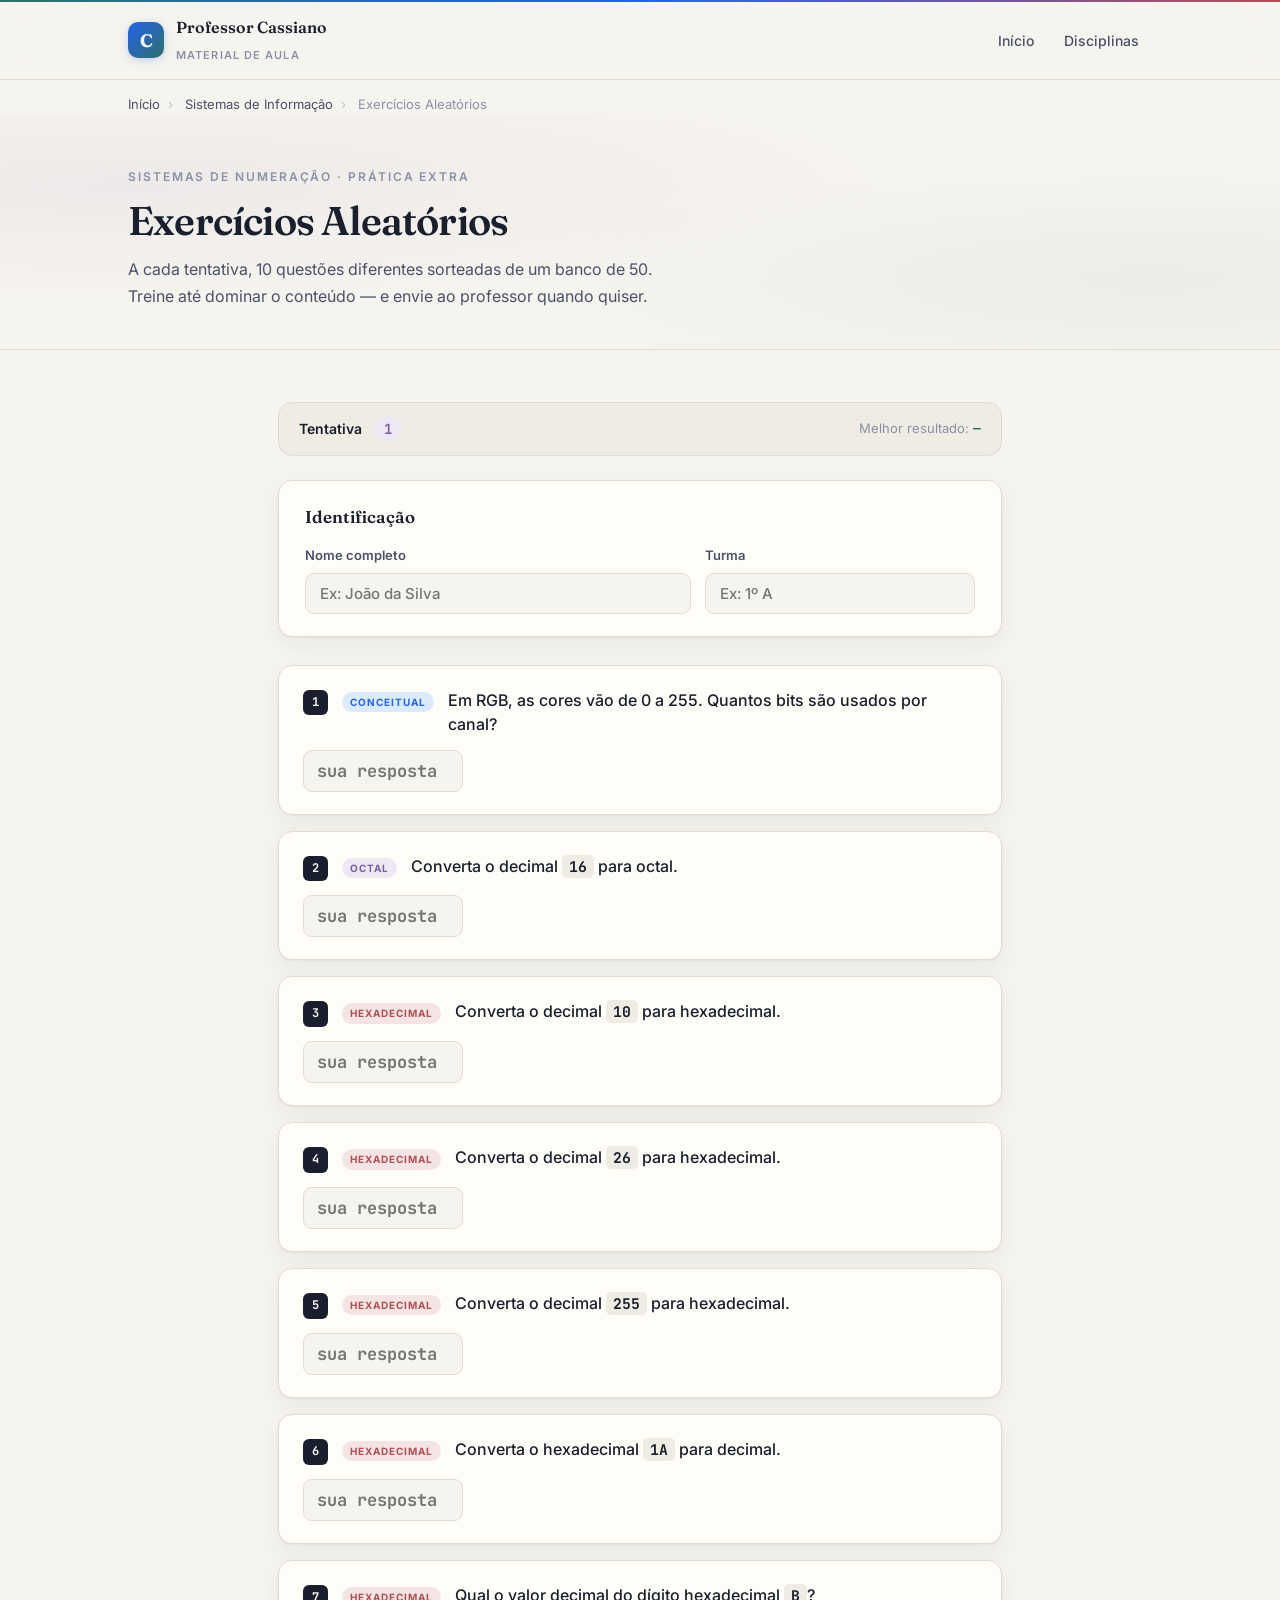
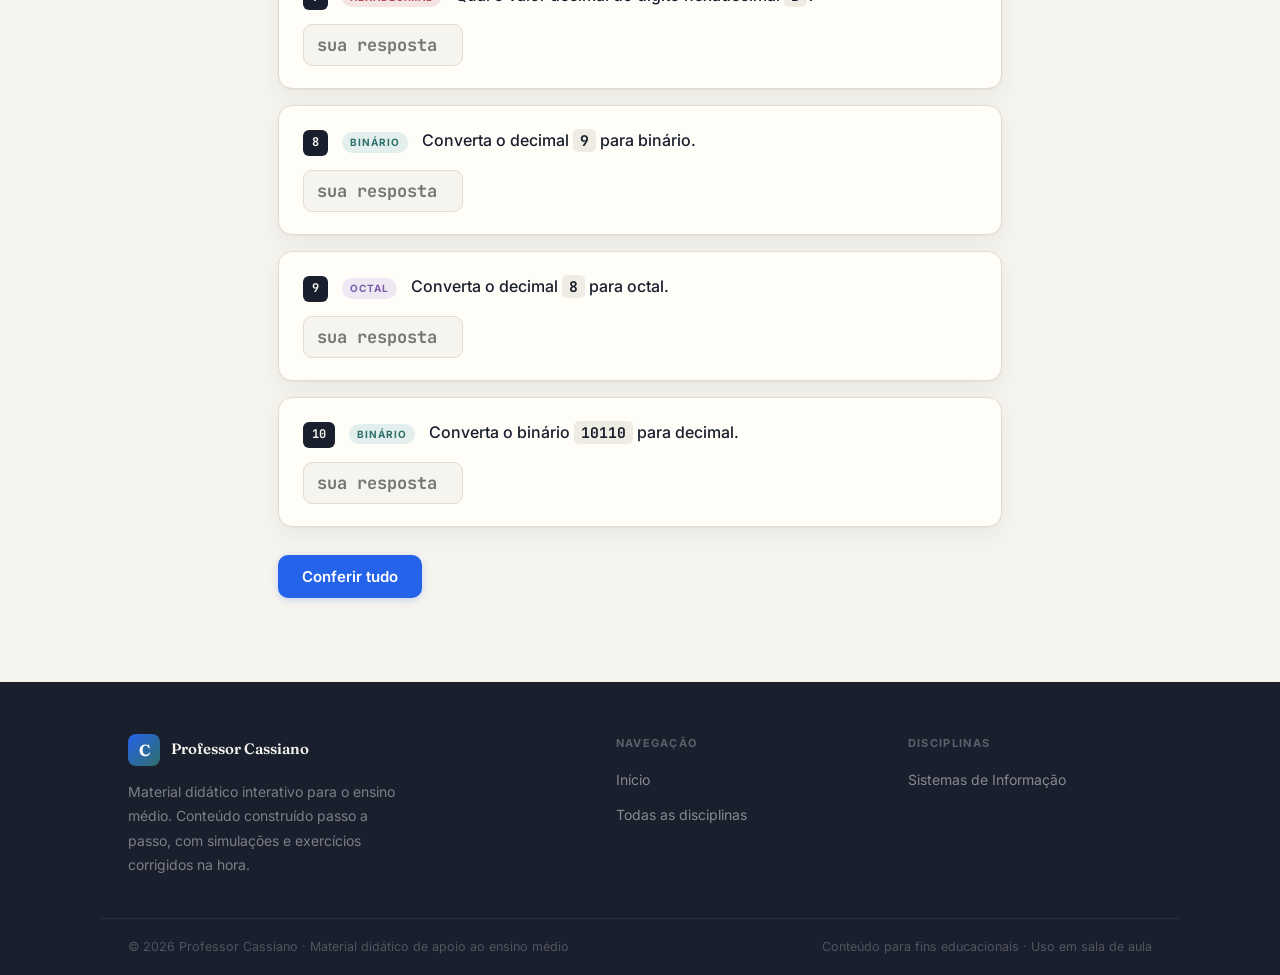
<file: disciplinas/exercicios-aleatorios.html>
<!DOCTYPE html>
<html lang="pt-BR">
<head>
<meta charset="UTF-8">
<meta name="viewport" content="width=device-width, initial-scale=1.0">
<title>Exercícios Aleatórios — Sistemas de Numeração</title>
<link rel="stylesheet" href="../assets/style.css">
<style>
  :root{ --info:#2563eb; }

  .ex-hero{
    padding:52px 0 40px;border-bottom:1px solid var(--line);
    background:
      radial-gradient(ellipse 60% 50% at 10% 30%,rgba(122,94,168,.07),transparent),
      radial-gradient(ellipse 50% 50% at 90% 70%,rgba(47,111,106,.05),transparent);
  }
  .ex-hero .eyebrow{margin-bottom:12px;display:block;}
  .ex-hero h1{font-family:'Fraunces',serif;font-weight:600;font-size:clamp(28px,4.5vw,40px);letter-spacing:-.02em;line-height:1.08;margin-bottom:14px;}
  .ex-hero p{font-size:16px;color:var(--ink-soft);max-width:560px;}

  /* barra de tentativa */
  .attempt-bar{
    display:flex;align-items:center;justify-content:space-between;gap:12px;
    background:var(--paper-2);border:1px solid var(--line);border-radius:var(--radius);
    padding:14px 20px;margin-bottom:24px;flex-wrap:wrap;
  }
  .attempt-label{font-size:14px;font-weight:600;color:var(--ink);}
  .attempt-label span{
    font-family:'JetBrains Mono',monospace;color:var(--oct);
    background:var(--oct-bg);padding:3px 10px;border-radius:20px;margin-left:8px;
  }
  .best-label{font-size:13px;color:var(--ink-faint);}
  .best-label b{color:var(--bin);font-family:'JetBrains Mono',monospace;}

  /* identificação */
  .student-card{background:var(--card);border:1px solid var(--line);border-radius:var(--radius);padding:22px 26px;margin-bottom:28px;box-shadow:var(--shadow);}
  .student-card h3{font-family:'Fraunces',serif;font-size:17px;font-weight:600;margin-bottom:14px;color:var(--ink);}
  .field-row{display:grid;grid-template-columns:2fr 1fr;gap:14px;}
  .field-group{display:flex;flex-direction:column;gap:6px;}
  .field-group label{font-size:13px;font-weight:600;color:var(--ink-soft);}
  .field-group input{font-family:'Inter',sans-serif;font-size:15px;font-weight:500;padding:10px 14px;border:1px solid var(--line);border-radius:9px;background:var(--paper);color:var(--ink);transition:border-color .15s;}
  .field-group input:focus{outline:none;border-color:var(--info);}
  .field-group input.err{border-color:var(--hex);background:var(--hex-bg);}

  /* questões */
  .questions-list{display:flex;flex-direction:column;gap:16px;margin-bottom:28px;}
  .q-card{background:var(--card);border:1.5px solid var(--line);border-radius:var(--radius);padding:22px 24px;box-shadow:var(--shadow);transition:border-color .2s;}
  .q-card.ok{border-color:var(--bin);}
  .q-card.no{border-color:var(--hex);}
  .q-header{display:flex;align-items:flex-start;gap:14px;margin-bottom:14px;}
  .q-num{font-family:'JetBrains Mono',monospace;font-size:12px;font-weight:700;color:var(--paper);background:var(--ink);border-radius:6px;padding:3px 9px;flex-shrink:0;margin-top:2px;transition:background .2s;}
  .q-card.ok .q-num{background:var(--bin);}
  .q-card.no .q-num{background:var(--hex);}
  .q-badge{font-size:10px;letter-spacing:.1em;text-transform:uppercase;font-weight:700;padding:2px 8px;border-radius:20px;flex-shrink:0;margin-top:4px;}
  .q-badge.cat-bin{background:var(--bin-bg);color:var(--bin);}
  .q-badge.cat-oct{background:var(--oct-bg);color:var(--oct);}
  .q-badge.cat-dec{background:var(--dec-bg);color:var(--dec);}
  .q-badge.cat-hex{background:var(--hex-bg);color:var(--hex);}
  .q-badge.cat-con{background:var(--dev-bg);color:var(--dev);}
  .q-text{font-size:16px;color:var(--ink);font-weight:500;line-height:1.5;flex:1;}
  .q-text code{font-family:'JetBrains Mono',monospace;font-size:.92em;font-weight:700;background:var(--paper-2);padding:2px 7px;border-radius:5px;}
  .q-answer{display:flex;align-items:center;gap:10px;margin-top:4px;}
  .q-answer input{font-family:'JetBrains Mono',monospace;font-size:17px;font-weight:700;width:160px;padding:9px 13px;border:1.5px solid var(--line);border-radius:9px;background:var(--paper);color:var(--ink);transition:border-color .15s;}
  .q-answer input:focus{outline:none;border-color:var(--info);}
  .q-answer input:disabled{background:var(--paper-2);color:var(--ink-soft);cursor:default;}
  .q-feedback{margin-top:12px;padding:11px 15px;border-radius:9px;font-size:14.5px;font-weight:500;display:none;}
  .q-feedback.ok{display:flex;align-items:flex-start;gap:10px;background:var(--bin-bg);color:var(--bin);border:1px solid var(--bin);}
  .q-feedback.no{display:flex;align-items:flex-start;gap:10px;background:var(--hex-bg);color:var(--hex);border:1px solid var(--hex);}
  .q-feedback .fi{font-size:16px;flex-shrink:0;}
  .q-feedback .fb .sol{display:block;margin-top:4px;font-size:13px;color:var(--ink-soft);font-weight:400;}
  .q-feedback .fb code{background:rgba(255,255,255,.5);}

  /* ações */
  .actions-bar{display:flex;gap:12px;align-items:center;flex-wrap:wrap;margin-bottom:32px;}
  .btn-p{font-family:'Inter',sans-serif;font-size:15px;font-weight:600;padding:12px 24px;border-radius:10px;border:none;cursor:pointer;background:var(--info);color:#fff;transition:opacity .15s,transform .12s;box-shadow:0 2px 8px rgba(37,99,235,.22);}
  .btn-p:hover{opacity:.9;} .btn-p:active{transform:scale(.97);} .btn-p:disabled{opacity:.4;cursor:default;transform:none;}
  .btn-g{font-family:'Inter',sans-serif;font-size:14px;font-weight:600;padding:11px 20px;border-radius:10px;cursor:pointer;background:var(--paper-2);color:var(--ink);border:1px solid var(--line);transition:background .15s;}
  .btn-g:hover{background:var(--card);}

  /* resultado */
  .result-section{background:var(--card);border:1px solid var(--line);border-radius:var(--radius);padding:28px;box-shadow:var(--shadow);margin-bottom:28px;display:none;}
  .result-section.show{display:block;}
  .result-score{display:flex;align-items:center;gap:20px;background:var(--ink);color:var(--paper);border-radius:12px;padding:20px 24px;margin-bottom:24px;flex-wrap:wrap;}
  .score-num{font-family:'Fraunces',serif;font-size:42px;font-weight:700;line-height:1;}
  .score-label{font-size:14px;color:rgba(246,244,238,.6);}
  .score-pct{margin-left:auto;font-family:'JetBrains Mono',monospace;font-size:22px;font-weight:700;}
  .score-msg{font-size:14px;color:rgba(246,244,238,.7);width:100%;}

  .result-table{width:100%;border-collapse:collapse;margin-bottom:8px;}
  .result-table th{font-size:11px;letter-spacing:.08em;text-transform:uppercase;font-weight:700;color:var(--ink-faint);padding:8px 12px;background:var(--paper-2);text-align:left;}
  .result-table td{padding:10px 12px;font-size:14px;color:var(--ink-soft);border-top:1px solid var(--line-soft);}
  .result-table td.ql{font-weight:600;color:var(--ink);white-space:nowrap;}
  .result-table td.mono{font-family:'JetBrains Mono',monospace;font-weight:700;}
  .result-table td.ok{color:var(--bin);font-weight:700;}
  .result-table td.no{color:var(--hex);font-weight:700;}
  .result-table tr:first-child td{border-top:none;}

  /* envio */
  .send-section{background:var(--dev-bg);border:1.5px solid var(--dev);border-radius:var(--radius);padding:28px;display:none;}
  .send-section.show{display:block;}
  .send-section h3{font-family:'Fraunces',serif;font-size:20px;font-weight:600;color:var(--ink);margin-bottom:6px;}
  .send-section > p{font-size:14px;color:var(--ink-soft);margin-bottom:20px;}
  .send-info{display:grid;grid-template-columns:repeat(2,1fr);gap:10px;background:rgba(255,255,255,.5);border-radius:10px;padding:14px;margin-bottom:20px;font-size:14px;}
  .send-info span{color:var(--ink-soft);}
  .send-info strong{color:var(--ink);}
  .send-row{display:flex;align-items:center;gap:14px;flex-wrap:wrap;}
  .btn-send{font-family:'Inter',sans-serif;font-size:15px;font-weight:600;padding:13px 28px;border-radius:10px;border:none;cursor:pointer;background:var(--dev);color:#fff;transition:opacity .15s,transform .12s;box-shadow:0 3px 10px rgba(37,99,235,.28);display:flex;align-items:center;gap:10px;}
  .btn-send:hover{opacity:.9;} .btn-send:disabled{opacity:.4;cursor:default;}
  .send-note{font-size:13px;color:var(--ink-faint);}

  .success-banner{background:var(--bin-bg);border:1.5px solid var(--bin);border-radius:var(--radius);padding:28px;text-align:center;display:none;}
  .success-banner.show{display:block;}
  .success-banner h3{font-family:'Fraunces',serif;font-size:22px;font-weight:600;color:var(--bin);margin-bottom:8px;}
  .success-banner p{font-size:15px;color:var(--ink-soft);}

  @media(max-width:600px){.field-row{grid-template-columns:1fr;}.send-info{grid-template-columns:1fr;}}
</style>
</head>
<body>

<div id="site-header"></div>

<nav class="crumbs">
  <a href="../index.html">Início</a><span>›</span>
  <a href="sistemas-de-informacao.html">Sistemas de Informação</a><span>›</span>
  Exercícios Aleatórios
</nav>

<main>
  <section class="ex-hero">
    <div class="container">
      <span class="eyebrow">Sistemas de Numeração · Prática Extra</span>
      <h1>Exercícios Aleatórios</h1>
      <p>A cada tentativa, 10 questões diferentes sorteadas de um banco de 50. Treine até dominar o conteúdo — e envie ao professor quando quiser.</p>
    </div>
  </section>

  <section class="block">
    <div class="narrow">

      <!-- Barra de tentativa -->
      <div class="attempt-bar">
        <div class="attempt-label">Tentativa <span id="attemptNum">1</span></div>
        <div class="best-label">Melhor resultado: <b id="bestScore">—</b></div>
      </div>

      <!-- Identificação -->
      <div class="student-card">
        <h3>Identificação</h3>
        <div class="field-row">
          <div class="field-group">
            <label for="sName">Nome completo</label>
            <input type="text" id="sName" placeholder="Ex: João da Silva" autocomplete="name">
          </div>
          <div class="field-group">
            <label for="sTurma">Turma</label>
            <input type="text" id="sTurma" placeholder="Ex: 1º A" autocomplete="off">
          </div>
        </div>
      </div>

      <!-- Questões -->
      <div class="questions-list" id="qList"></div>

      <!-- Ações -->
      <div class="actions-bar">
        <button class="btn-p" id="btnCheck" onclick="checkAll()">Conferir tudo</button>
        <button class="btn-g" id="btnRetry" onclick="retry()" style="display:none">↺ Nova tentativa</button>
      </div>

      <!-- Resultado -->
      <div class="result-section" id="resultSection">
        <div class="result-score">
          <div>
            <div class="score-num" id="scoreNum">—</div>
            <div class="score-label">certas de 10</div>
          </div>
          <div class="score-pct" id="scorePct"></div>
          <div class="score-msg" id="scoreMsg"></div>
        </div>
        <table class="result-table">
          <thead><tr><th>#</th><th>Sua resposta</th><th>Correta</th><th>Resultado</th></tr></thead>
          <tbody id="rTableBody"></tbody>
        </table>
      </div>

      <!-- Enviar ao professor -->
      <div class="send-section" id="sendSection">
        <h3>Enviar resultado ao professor</h3>
        <p>Preencha os dados e clique em enviar. O professor receberá todas as suas respostas.</p>
        <div class="send-info" id="sendInfo"></div>
        <div class="send-row">
          <button class="btn-send" id="btnSend" onclick="submitResults()">
            <span id="btnSendTxt">Enviar ao professor</span><span>→</span>
          </button>
          <span class="send-note" id="sendNote"></span>
        </div>
        <form id="hiddenForm" action="https://formspree.io/f/mjgdnklv" method="POST" style="display:none">
          <input type="hidden" name="_subject"   id="fSubject">
          <input type="hidden" name="aluno"      id="fAluno">
          <input type="hidden" name="turma"      id="fTurma">
          <input type="hidden" name="tentativa"  id="fTentativa">
          <input type="hidden" name="pontuacao"  id="fPontuacao">
          <input type="hidden" name="data"       id="fData">
          <input type="hidden" name="resultados" id="fResultados">
        </form>
      </div>

      <div class="success-banner" id="successBanner">
        <h3>Resultado enviado!</h3>
        <p>O professor receberá suas respostas por e-mail em instantes.<br>Clique em <strong>Nova tentativa</strong> para praticar mais.</p>
      </div>

    </div>
  </section>
</main>

<div id="site-footer"></div>
<script src="../assets/disciplinas.js"></script>
<script src="../assets/shell.js" data-base="../"></script>
<script>
/* =====================================================================
   BANCO DE 50 QUESTÕES — Sistemas de Numeração
   Categorias: bin (binário↔dec), oct (decimal→octal),
               hex (decimal→hex / hex→dec), con (conceitual)
   ===================================================================== */
var BANK = [
  /* ---------- Binário → Decimal (15) ---------- */
  {cat:'bin', t:'Converta o binário <code>10</code> para decimal.',   a:'2',  sol:'2¹ = 2'},
  {cat:'bin', t:'Converta o binário <code>11</code> para decimal.',   a:'3',  sol:'2¹ + 2⁰ = 2 + 1 = 3'},
  {cat:'bin', t:'Converta o binário <code>100</code> para decimal.',  a:'4',  sol:'2² = 4'},
  {cat:'bin', t:'Converta o binário <code>101</code> para decimal.',  a:'5',  sol:'2² + 2⁰ = 4 + 1 = 5'},
  {cat:'bin', t:'Converta o binário <code>110</code> para decimal.',  a:'6',  sol:'2² + 2¹ = 4 + 2 = 6'},
  {cat:'bin', t:'Converta o binário <code>111</code> para decimal.',  a:'7',  sol:'4 + 2 + 1 = 7'},
  {cat:'bin', t:'Converta o binário <code>1000</code> para decimal.', a:'8',  sol:'2³ = 8'},
  {cat:'bin', t:'Converta o binário <code>1010</code> para decimal.', a:'10', sol:'8 + 0 + 2 + 0 = 10'},
  {cat:'bin', t:'Converta o binário <code>1100</code> para decimal.', a:'12', sol:'8 + 4 = 12'},
  {cat:'bin', t:'Converta o binário <code>1111</code> para decimal.', a:'15', sol:'8 + 4 + 2 + 1 = 15'},
  {cat:'bin', t:'Converta o binário <code>10000</code> para decimal.',a:'16', sol:'2⁴ = 16'},
  {cat:'bin', t:'Converta o binário <code>10001</code> para decimal.',a:'17', sol:'16 + 1 = 17'},
  {cat:'bin', t:'Converta o binário <code>10110</code> para decimal.',a:'22', sol:'16 + 4 + 2 = 22'},
  {cat:'bin', t:'Converta o binário <code>11001</code> para decimal.',a:'25', sol:'16 + 8 + 1 = 25'},
  {cat:'bin', t:'Converta o binário <code>11111</code> para decimal.',a:'31', sol:'16 + 8 + 4 + 2 + 1 = 31'},

  /* ---------- Decimal → Binário (10) ---------- */
  {cat:'bin', t:'Converta o decimal <code>2</code> para binário.',  a:'10',    sol:'2 = 2¹ → 10'},
  {cat:'bin', t:'Converta o decimal <code>5</code> para binário.',  a:'101',   sol:'5 = 4 + 1 → 101'},
  {cat:'bin', t:'Converta o decimal <code>6</code> para binário.',  a:'110',   sol:'6 = 4 + 2 → 110'},
  {cat:'bin', t:'Converta o decimal <code>7</code> para binário.',  a:'111',   sol:'7 = 4 + 2 + 1 → 111'},
  {cat:'bin', t:'Converta o decimal <code>9</code> para binário.',  a:'1001',  sol:'9 = 8 + 1 → 1001'},
  {cat:'bin', t:'Converta o decimal <code>10</code> para binário.', a:'1010',  sol:'10 = 8 + 2 → 1010'},
  {cat:'bin', t:'Converta o decimal <code>12</code> para binário.', a:'1100',  sol:'12 = 8 + 4 → 1100'},
  {cat:'bin', t:'Converta o decimal <code>13</code> para binário.', a:'1101',  sol:'13 = 8 + 4 + 1 → 1101'},
  {cat:'bin', t:'Converta o decimal <code>14</code> para binário.', a:'1110',  sol:'14 = 8 + 4 + 2 → 1110'},
  {cat:'bin', t:'Converta o decimal <code>16</code> para binário.', a:'10000', sol:'16 = 2⁴ → 10000'},

  /* ---------- Hexadecimal: dígitos-letra (6) ---------- */
  {cat:'hex', t:'Qual o valor decimal do dígito hexadecimal <code>A</code>?', a:'10', sol:'A é o décimo símbolo: A = 10'},
  {cat:'hex', t:'Qual o valor decimal do dígito hexadecimal <code>B</code>?', a:'11', sol:'B = 11'},
  {cat:'hex', t:'Qual o valor decimal do dígito hexadecimal <code>C</code>?', a:'12', sol:'C = 12'},
  {cat:'hex', t:'Qual o valor decimal do dígito hexadecimal <code>D</code>?', a:'13', sol:'D = 13'},
  {cat:'hex', t:'Qual o valor decimal do dígito hexadecimal <code>E</code>?', a:'14', sol:'E = 14'},
  {cat:'hex', t:'Qual o valor decimal do dígito hexadecimal <code>F</code>?', a:'15', sol:'F é o maior símbolo do hex: F = 15'},

  /* ---------- Decimal → Octal (7) ---------- */
  {cat:'oct', t:'Converta o decimal <code>7</code> para octal.',  a:'7',   sol:'7 existe no octal (0 a 7): 7₈ = 7'},
  {cat:'oct', t:'Converta o decimal <code>8</code> para octal.',  a:'10',  sol:'8 é a base do octal → vira a casa: 10₈'},
  {cat:'oct', t:'Converta o decimal <code>9</code> para octal.',  a:'11',  sol:'9 = 8 + 1 → 11₈'},
  {cat:'oct', t:'Converta o decimal <code>15</code> para octal.', a:'17',  sol:'15 = 8 + 7 → 17₈'},
  {cat:'oct', t:'Converta o decimal <code>16</code> para octal.', a:'20',  sol:'16 = 2 × 8 → 20₈'},
  {cat:'oct', t:'Converta o decimal <code>24</code> para octal.', a:'30',  sol:'24 = 3 × 8 → 30₈'},
  {cat:'oct', t:'Converta o decimal <code>64</code> para octal.', a:'100', sol:'64 = 8² → 100₈'},

  /* ---------- Decimal → Hexadecimal (7) ---------- */
  {cat:'hex', t:'Converta o decimal <code>10</code> para hexadecimal.',  a:'A',  sol:'10 é representado pela letra A no hex'},
  {cat:'hex', t:'Converta o decimal <code>11</code> para hexadecimal.',  a:'B',  sol:'B = 11 no hexadecimal'},
  {cat:'hex', t:'Converta o decimal <code>15</code> para hexadecimal.',  a:'F',  sol:'F é o último símbolo: F = 15'},
  {cat:'hex', t:'Converta o decimal <code>16</code> para hexadecimal.',  a:'10', sol:'16 é a base do hex → vira a casa: 10₁₆'},
  {cat:'hex', t:'Converta o decimal <code>26</code> para hexadecimal.',  a:'1A', sol:'26 = 16 + 10 → 1 e A → 1A'},
  {cat:'hex', t:'Converta o decimal <code>31</code> para hexadecimal.',  a:'1F', sol:'31 = 16 + 15 → 1 e F → 1F'},
  {cat:'hex', t:'Converta o decimal <code>255</code> para hexadecimal.', a:'FF', sol:'255 = 15×16 + 15 → F e F → FF'},

  /* ---------- Hexadecimal → Decimal (3) ---------- */
  {cat:'hex', t:'Converta o hexadecimal <code>10</code> para decimal.', a:'16', sol:'1×16 + 0 = 16'},
  {cat:'hex', t:'Converta o hexadecimal <code>1A</code> para decimal.', a:'26', sol:'1×16 + 10 = 26'},
  {cat:'hex', t:'Converta o hexadecimal <code>FF</code> para decimal.', a:'255',sol:'15×16 + 15 = 255'},

  /* ---------- Conceitual (8) ---------- */
  {cat:'con', t:'Quantos bits tem 1 byte?',                                          a:'8',   sol:'Por definição: 1 byte = 8 bits'},
  {cat:'con', t:'Qual o maior valor que 8 bits podem representar?',                  a:'255', sol:'128+64+32+16+8+4+2+1 = 255'},
  {cat:'con', t:'Quantos símbolos o sistema binário utiliza?',                       a:'2',   sol:'Binário usa apenas 0 e 1'},
  {cat:'con', t:'Quantos símbolos o sistema hexadecimal utiliza?',                   a:'16',  sol:'Hex usa 0-9 e A-F = 16 símbolos'},
  {cat:'con', t:'Quantos símbolos o sistema octal utiliza?',                         a:'8',   sol:'Octal usa os símbolos de 0 a 7'},
  {cat:'con', t:'Qual o valor de 2⁴ (dois elevado a quatro)?',                       a:'16',  sol:'2⁴ = 16. Cada dígito hex agrupa exatamente 4 bits'},
  {cat:'con', t:'Qual o valor de 2⁸ (dois elevado a oito)?',                         a:'256', sol:'2⁸ = 256 combinações possíveis com 8 bits'},
  {cat:'con', t:'Em RGB, as cores vão de 0 a 255. Quantos bits são usados por canal?',a:'8',  sol:'0 a 255 = 256 valores = 2⁸ → 8 bits por canal de cor'}
];

/* =====================================================================
   ESTADO GLOBAL
   ===================================================================== */
var TOTAL  = 10;          // questões por rodada
var attempt = 0;          // contador de tentativas
var best    = null;       // melhor pontuação
var current = [];         // 10 questões desta rodada
var checked = false;

var CAT_LABEL = { bin:'Binário', oct:'Octal', hex:'Hexadecimal', con:'Conceitual' };

/* ---- embaralha e sorteia N questões do banco ---- */
function pickRandom(n){
  var pool = BANK.slice();
  for(var i = pool.length-1; i > 0; i--){
    var j = Math.floor(Math.random()*(i+1));
    var t = pool[i]; pool[i] = pool[j]; pool[j] = t;
  }
  return pool.slice(0, n);
}

function norm(s){ return (s||'').toString().trim().toUpperCase().replace(/^0X/,'').replace(/^#/,''); }

/* ---- renderiza as questões ---- */
function render(){
  checked = false;
  current = pickRandom(TOTAL);
  attempt++;
  document.getElementById('attemptNum').textContent = attempt;
  document.getElementById('btnCheck').disabled = false;
  document.getElementById('btnRetry').style.display = 'none';
  document.getElementById('resultSection').classList.remove('show');
  document.getElementById('sendSection').classList.remove('show');
  document.getElementById('successBanner').classList.remove('show');

  var list = document.getElementById('qList');
  list.innerHTML = '';
  current.forEach(function(q, i){
    var card = document.createElement('div');
    card.className = 'q-card';
    card.id = 'qc'+i;
    card.innerHTML =
      '<div class="q-header">'+
        '<span class="q-num" id="qn'+i+'">'+(i+1)+'</span>'+
        '<span class="q-badge cat-'+q.cat+'">'+CAT_LABEL[q.cat]+'</span>'+
        '<span class="q-text">'+q.t+'</span>'+
      '</div>'+
      '<div class="q-answer">'+
        '<input type="text" id="qi'+i+'" placeholder="sua resposta" autocomplete="off">'+
      '</div>'+
      '<div class="q-feedback" id="qf'+i+'"></div>';
    list.appendChild(card);
  });
}

/* ---- confere ---- */
function checkAll(){
  var name  = document.getElementById('sName').value.trim();
  var turma = document.getElementById('sTurma').value.trim();
  var ni = document.getElementById('sName');
  var ti = document.getElementById('sTurma');
  ni.classList.remove('err'); ti.classList.remove('err');
  if(!name)  { ni.classList.add('err'); ni.focus(); return; }
  if(!turma) { ti.classList.add('err'); ti.focus(); return; }

  checked = true;
  document.getElementById('btnCheck').disabled = true;
  document.getElementById('btnRetry').style.display = '';

  var ok = 0, rows = '', det = '';
  det += 'ALUNO: '+name+'\nTURMA: '+turma+'\nTENTATIVA: '+attempt+'\nDATA: '+new Date().toLocaleString('pt-BR')+'\n\n=== QUESTÕES ===\n';

  current.forEach(function(q, i){
    var inp    = document.getElementById('qi'+i);
    var given  = norm(inp.value);
    var correct= norm(q.a);
    var isOk   = given === correct;
    if(isOk) ok++;

    inp.disabled = true;
    var card = document.getElementById('qc'+i);
    card.classList.add(isOk ? 'ok' : 'no');

    var fb = document.getElementById('qf'+i);
    if(isOk){
      fb.className = 'q-feedback ok';
      fb.innerHTML = '<span class="fi">✓</span><span class="fb">Correto! <span class="sol">'+q.sol+'</span></span>';
    } else {
      fb.className = 'q-feedback no';
      fb.innerHTML = '<span class="fi">✗</span><span class="fb">Resposta: <code>'+(inp.value||'—')+'</code> &nbsp;·&nbsp; Correta: <code>'+q.a+'</code><span class="sol">'+q.sol+'</span></span>';
    }

    rows += '<tr>'+
      '<td class="ql">Q'+(i+1)+'</td>'+
      '<td class="mono">'+(inp.value||'—')+'</td>'+
      '<td class="mono">'+q.a+'</td>'+
      '<td class="'+(isOk?'ok':'no')+'">'+(isOk?'✓ Certo':'✗ Errado')+'</td>'+
    '</tr>';

    det += '\nQ'+(i+1)+' ['+CAT_LABEL[q.cat]+']: '+(isOk?'✓':'✗')+
      '\nPergunta: '+q.t.replace(/<[^>]+>/g,'')+
      '\nResposta: '+(inp.value||'(sem resposta)')+
      (isOk?'':'\nCorreta: '+q.a)+'\n';
  });

  var pct = Math.round(ok/TOTAL*100);
  det += '\n=== PONTUAÇÃO: '+ok+'/'+TOTAL+' ('+pct+'%) — Tentativa '+attempt+' ===';

  if(best===null || ok > best) best = ok;
  document.getElementById('bestScore').textContent = best+'/'+TOTAL;

  /* preenche resultado */
  document.getElementById('scoreNum').textContent = ok;
  document.getElementById('scorePct').textContent = pct+'%';
  var msgs = ['Continue praticando — você consegue!','Quase lá, tente novamente!','Bom desempenho! Tente melhorar.','Muito bem! Pratique mais uma vez.','Excelente! Você dominou o conteúdo!'];
  document.getElementById('scoreMsg').textContent = pct >= 100 ? msgs[4] : pct >= 80 ? msgs[3] : pct >= 60 ? msgs[2] : pct >= 40 ? msgs[1] : msgs[0];
  document.getElementById('rTableBody').innerHTML = rows;
  document.getElementById('resultSection').classList.add('show');

  /* preenche envio */
  var dataStr = new Date().toLocaleString('pt-BR');
  document.getElementById('sendInfo').innerHTML =
    '<span>Aluno:</span><strong>'+name+'</strong>'+
    '<span>Turma:</span><strong>'+turma+'</strong>'+
    '<span>Tentativa:</span><strong>'+attempt+'ª</strong>'+
    '<span>Pontuação:</span><strong>'+ok+'/'+TOTAL+' ('+pct+'%)</strong>';

  document.getElementById('fSubject').value   = '[Aleatório] '+name+' ('+turma+') · T'+attempt+' · '+ok+'/'+TOTAL;
  document.getElementById('fAluno').value     = name;
  document.getElementById('fTurma').value     = turma;
  document.getElementById('fTentativa').value = attempt+'ª tentativa';
  document.getElementById('fPontuacao').value = ok+'/'+TOTAL+' ('+pct+'%)';
  document.getElementById('fData').value      = dataStr;
  document.getElementById('fResultados').value= det;

  document.getElementById('sendSection').classList.add('show');
  document.getElementById('resultSection').scrollIntoView({behavior:'smooth', block:'start'});
}

/* ---- enviar ao professor ---- */
function submitResults(){
  var btn  = document.getElementById('btnSend');
  var note = document.getElementById('sendNote');
  btn.disabled = true;
  document.getElementById('btnSendTxt').textContent = 'Enviando…';
  note.textContent = '';

  var form = document.getElementById('hiddenForm');
  fetch(form.action, {
    method:'POST',
    body: new FormData(form),
    headers:{'Accept':'application/json'}
  })
  .then(function(r){
    if(r.ok){
      document.getElementById('sendSection').style.display = 'none';
      document.getElementById('successBanner').classList.add('show');
      document.getElementById('successBanner').scrollIntoView({behavior:'smooth'});
    } else { throw new Error(); }
  })
  .catch(function(){
    btn.disabled = false;
    document.getElementById('btnSendTxt').textContent = 'Enviar ao professor';
    note.textContent = 'Erro ao enviar. Tente novamente.';
    note.style.color = 'var(--hex)';
  });
}

/* ---- nova tentativa ---- */
function retry(){
  document.getElementById('sendSection').style.display = '';
  document.getElementById('sendSection').classList.remove('show');
  render();
  window.scrollTo({top:0, behavior:'smooth'});
}

/* inicia */
render();
</script>
</body>
</html>
</file>
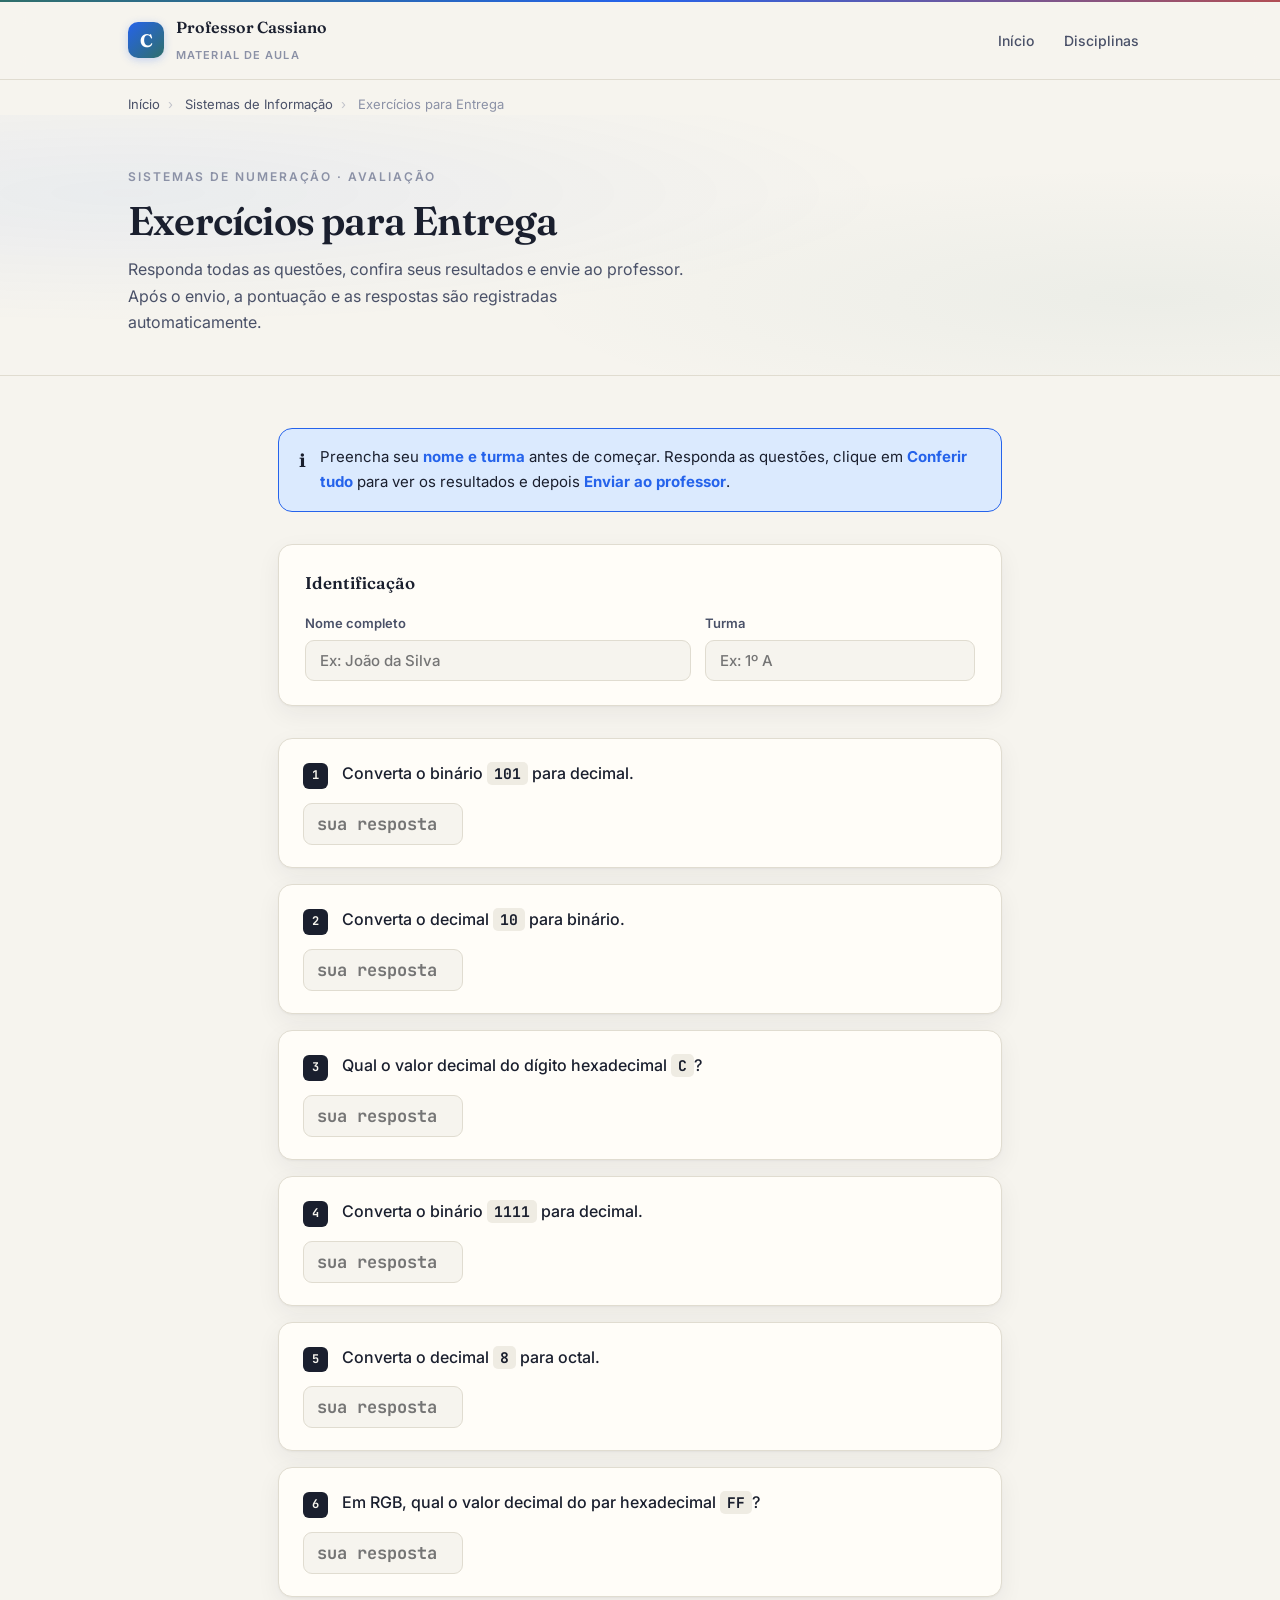
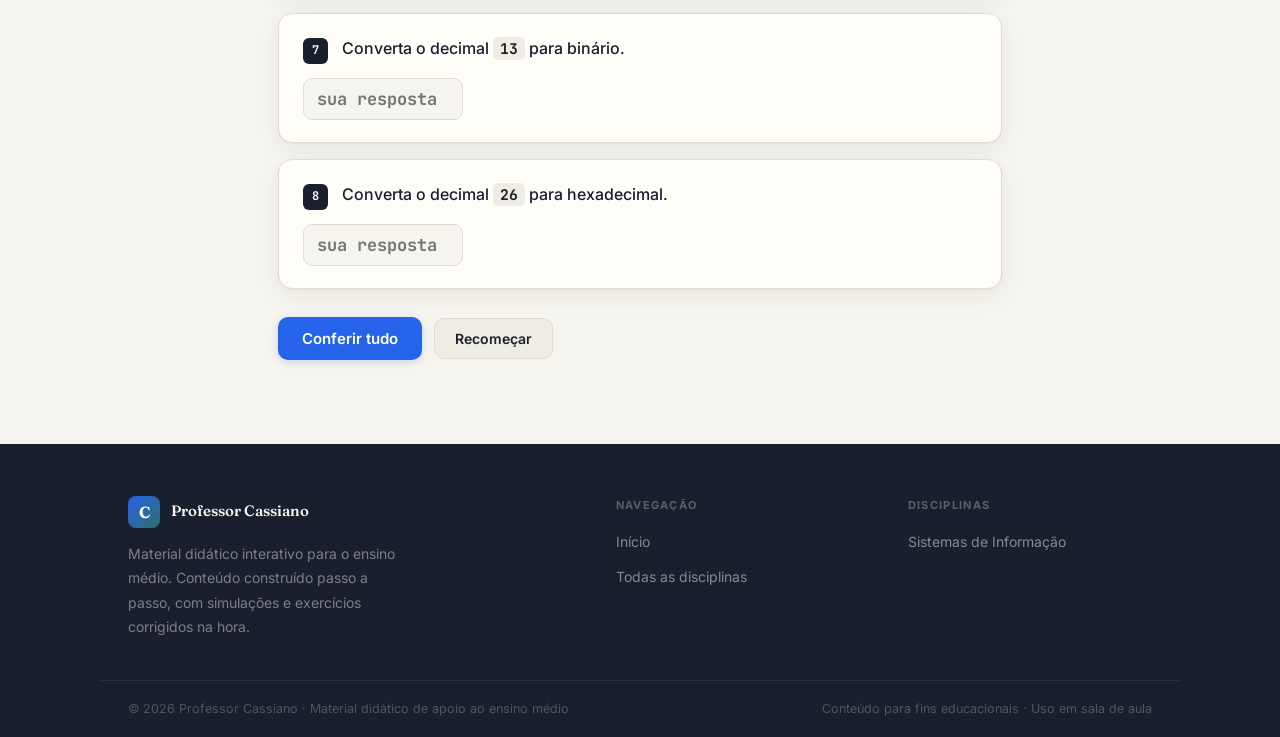
<file: disciplinas/exercicios-numeracao.html>
<!DOCTYPE html>
<html lang="pt-BR">
<head>
<meta charset="UTF-8">
<meta name="viewport" content="width=device-width, initial-scale=1.0">
<title>Exercícios para Entrega — Sistemas de Numeração</title>
<link rel="stylesheet" href="../assets/style.css">
<style>
  /* ---- identidade da página ---- */
  :root{ --info:#2563eb; }

  /* ---- hero ---- */
  .ex-hero{
    padding:52px 0 40px;border-bottom:1px solid var(--line);
    background:
      radial-gradient(ellipse 60% 50% at 10% 30%,rgba(37,99,235,.06),transparent),
      radial-gradient(ellipse 50% 50% at 90% 70%,rgba(47,111,106,.05),transparent);
  }
  .ex-hero .eyebrow{margin-bottom:12px;display:block;}
  .ex-hero h1{
    font-family:'Fraunces',serif;font-weight:600;
    font-size:clamp(28px,4.5vw,40px);letter-spacing:-.02em;line-height:1.08;
    margin-bottom:14px;
  }
  .ex-hero p{font-size:16px;color:var(--ink-soft);max-width:560px;}

  /* ---- aviso/instrução ---- */
  .notice{
    background:var(--dev-bg);border:1px solid var(--dev);border-radius:var(--radius);
    padding:16px 20px;margin-bottom:32px;
    display:flex;gap:14px;align-items:flex-start;
  }
  .notice-icon{font-size:18px;flex-shrink:0;margin-top:1px;}
  .notice p{margin:0;font-size:15px;color:var(--ink);}
  .notice p strong{color:var(--dev);}

  /* ---- identificação do aluno ---- */
  .student-card{
    background:var(--card);border:1px solid var(--line);border-radius:var(--radius);
    padding:24px 26px;margin-bottom:32px;box-shadow:var(--shadow);
  }
  .student-card h3{
    font-family:'Fraunces',serif;font-size:17px;font-weight:600;
    margin-bottom:16px;color:var(--ink);
  }
  .field-row{display:grid;grid-template-columns:2fr 1fr;gap:14px;}
  .field-group{display:flex;flex-direction:column;gap:6px;}
  .field-group label{font-size:13px;font-weight:600;color:var(--ink-soft);}
  .field-group input{
    font-family:'Inter',sans-serif;font-size:15px;font-weight:500;
    padding:10px 14px;border:1px solid var(--line);border-radius:9px;
    background:var(--paper);color:var(--ink);transition:border-color .15s;
  }
  .field-group input:focus{outline:none;border-color:var(--info);}
  .field-error{border-color:var(--hex)!important;background:var(--hex-bg)!important;}

  /* ---- questões ---- */
  .questions-list{display:flex;flex-direction:column;gap:16px;margin-bottom:28px;}
  .q-card{
    background:var(--card);border:1.5px solid var(--line);border-radius:var(--radius);
    padding:22px 24px;box-shadow:var(--shadow);
    transition:border-color .2s;
  }
  .q-card.answered-ok {border-color:var(--bin);}
  .q-card.answered-no {border-color:var(--hex);}
  .q-header{display:flex;align-items:flex-start;gap:14px;margin-bottom:14px;}
  .q-num{
    font-family:'JetBrains Mono',monospace;font-size:12px;font-weight:700;
    color:var(--paper);background:var(--ink);border-radius:6px;
    padding:3px 9px;flex-shrink:0;margin-top:2px;
    transition:background .2s;
  }
  .q-card.answered-ok .q-num{background:var(--bin);}
  .q-card.answered-no .q-num{background:var(--hex);}
  .q-text{font-size:16px;color:var(--ink);font-weight:500;line-height:1.5;}
  .q-text code{
    font-family:'JetBrains Mono',monospace;font-size:.92em;font-weight:700;
    background:var(--paper-2);padding:2px 7px;border-radius:5px;
  }

  .q-answer{display:flex;align-items:center;gap:10px;margin-top:4px;}
  .q-answer input{
    font-family:'JetBrains Mono',monospace;font-size:17px;font-weight:700;
    width:160px;padding:9px 13px;border:1.5px solid var(--line);border-radius:9px;
    background:var(--paper);color:var(--ink);transition:border-color .15s;
  }
  .q-answer input:focus{outline:none;border-color:var(--info);}
  .q-answer input:disabled{
    background:var(--paper-2);color:var(--ink-soft);cursor:default;
  }

  .q-feedback{
    margin-top:12px;padding:11px 15px;border-radius:9px;
    font-size:14.5px;font-weight:500;display:none;
  }
  .q-feedback.ok{display:flex;align-items:flex-start;gap:10px;background:var(--bin-bg);color:var(--bin);border:1px solid var(--bin);}
  .q-feedback.no{display:flex;align-items:flex-start;gap:10px;background:var(--hex-bg);color:var(--hex);border:1px solid var(--hex);}
  .q-feedback .fb-icon{font-size:16px;flex-shrink:0;}
  .q-feedback .fb-body .sol{display:block;margin-top:4px;font-size:13px;color:var(--ink-soft);font-weight:400;}
  .q-feedback .fb-body code{background:rgba(255,255,255,.5);}

  /* ---- ações ---- */
  .actions-bar{
    display:flex;gap:12px;align-items:center;flex-wrap:wrap;
    margin-bottom:32px;
  }
  .btn-primary{
    font-family:'Inter',sans-serif;font-size:15px;font-weight:600;
    padding:12px 24px;border-radius:10px;border:none;cursor:pointer;
    background:var(--info);color:#fff;
    transition:opacity .15s,transform .12s;box-shadow:0 2px 8px rgba(37,99,235,.22);
  }
  .btn-primary:hover{opacity:.9;}
  .btn-primary:active{transform:scale(.97);}
  .btn-primary:disabled{opacity:.4;cursor:default;transform:none;}
  .btn-ghost{
    font-family:'Inter',sans-serif;font-size:14px;font-weight:600;
    padding:11px 20px;border-radius:10px;cursor:pointer;
    background:var(--paper-2);color:var(--ink);border:1px solid var(--line);
    transition:background .15s;
  }
  .btn-ghost:hover{background:var(--card);}

  /* ---- resultado ---- */
  .result-section{
    background:var(--card);border:1px solid var(--line);border-radius:var(--radius);
    padding:28px;box-shadow:var(--shadow);margin-bottom:28px;display:none;
  }
  .result-section.show{display:block;}
  .result-score{
    display:flex;align-items:center;gap:20px;
    background:var(--ink);color:var(--paper);border-radius:12px;
    padding:20px 24px;margin-bottom:24px;flex-wrap:wrap;
  }
  .score-num{
    font-family:'Fraunces',serif;font-size:42px;font-weight:700;line-height:1;
    color:var(--paper);
  }
  .score-label{font-size:14px;color:rgba(246,244,238,.6);}
  .score-pct{
    margin-left:auto;font-family:'JetBrains Mono',monospace;
    font-size:22px;font-weight:700;
  }

  .result-table{width:100%;border-collapse:collapse;margin-bottom:8px;}
  .result-table th{
    font-size:11px;letter-spacing:.08em;text-transform:uppercase;
    font-weight:700;color:var(--ink-faint);padding:8px 12px;
    background:var(--paper-2);text-align:left;
  }
  .result-table td{
    padding:10px 12px;font-size:14px;color:var(--ink-soft);
    border-top:1px solid var(--line-soft);
  }
  .result-table td.q-label{font-weight:600;color:var(--ink);white-space:nowrap;}
  .result-table td.a-student{font-family:'JetBrains Mono',monospace;font-weight:700;}
  .result-table td.a-correct{font-family:'JetBrains Mono',monospace;color:var(--ink-faint);}
  .result-table td.status-ok{color:var(--bin);font-weight:700;}
  .result-table td.status-no{color:var(--hex);font-weight:700;}
  .result-table tr:first-child td{border-top:none;}

  /* ---- formulário de envio ---- */
  .send-section{
    background:var(--dev-bg);border:1.5px solid var(--dev);
    border-radius:var(--radius);padding:28px;
    display:none;
  }
  .send-section.show{display:block;}
  .send-section h3{
    font-family:'Fraunces',serif;font-size:20px;font-weight:600;
    color:var(--ink);margin-bottom:6px;
  }
  .send-section > p{font-size:14px;color:var(--ink-soft);margin-bottom:20px;}

  .send-info-grid{
    display:grid;grid-template-columns:repeat(2,1fr);gap:10px;
    background:rgba(255,255,255,.5);border-radius:10px;padding:14px;
    margin-bottom:20px;font-size:14px;
  }
  .send-info-grid span{color:var(--ink-soft);}
  .send-info-grid strong{color:var(--ink);}

  .send-actions{display:flex;align-items:center;gap:14px;flex-wrap:wrap;}
  .btn-send{
    font-family:'Inter',sans-serif;font-size:15px;font-weight:600;
    padding:13px 28px;border-radius:10px;border:none;cursor:pointer;
    background:var(--dev);color:#fff;
    transition:opacity .15s,transform .12s;
    box-shadow:0 3px 10px rgba(37,99,235,.28);
    display:flex;align-items:center;gap:10px;
  }
  .btn-send:hover{opacity:.9;}
  .btn-send:active{transform:scale(.97);}
  .btn-send:disabled{opacity:.4;cursor:default;}
  .send-note{font-size:13px;color:var(--ink-faint);}

  /* ---- sucesso ---- */
  .success-banner{
    background:var(--bin-bg);border:1.5px solid var(--bin);border-radius:var(--radius);
    padding:28px;text-align:center;display:none;
  }
  .success-banner.show{display:block;}
  .success-banner h3{font-family:'Fraunces',serif;font-size:22px;font-weight:600;color:var(--bin);margin-bottom:8px;}
  .success-banner p{font-size:15px;color:var(--ink-soft);}

  /* mobile */
  @media(max-width:600px){
    .field-row{grid-template-columns:1fr;}
    .send-info-grid{grid-template-columns:1fr;}
  }
</style>
</head>
<body>

<div id="site-header"></div>

<nav class="crumbs">
  <a href="../index.html">Início</a><span>›</span>
  <a href="sistemas-de-informacao.html">Sistemas de Informação</a><span>›</span>
  Exercícios para Entrega
</nav>

<main>
  <section class="ex-hero">
    <div class="container">
      <span class="eyebrow">Sistemas de Numeração · Avaliação</span>
      <h1>Exercícios para Entrega</h1>
      <p>Responda todas as questões, confira seus resultados e envie ao professor. Após o envio, a pontuação e as respostas são registradas automaticamente.</p>
    </div>
  </section>

  <section class="block">
    <div class="narrow">

      <!-- Instrução -->
      <div class="notice">
        <div class="notice-icon">ℹ</div>
        <p>Preencha seu <strong>nome e turma</strong> antes de começar. Responda as questões, clique em <strong>Conferir tudo</strong> para ver os resultados e depois <strong>Enviar ao professor</strong>.</p>
      </div>

      <!-- Identificação -->
      <div class="student-card">
        <h3>Identificação</h3>
        <div class="field-row">
          <div class="field-group">
            <label for="studentName">Nome completo</label>
            <input type="text" id="studentName" placeholder="Ex: João da Silva" autocomplete="name">
          </div>
          <div class="field-group">
            <label for="studentTurma">Turma</label>
            <input type="text" id="studentTurma" placeholder="Ex: 1º A" autocomplete="off">
          </div>
        </div>
      </div>

      <!-- Questões -->
      <div class="questions-list" id="questionsList"></div>

      <!-- Ações -->
      <div class="actions-bar">
        <button class="btn-primary" id="btnCheck" onclick="checkAll()">Conferir tudo</button>
        <button class="btn-ghost" onclick="resetAll()">Recomeçar</button>
      </div>

      <!-- Resultado -->
      <div class="result-section" id="resultSection">
        <div class="result-score">
          <div>
            <div class="score-num" id="scoreNum">—</div>
            <div class="score-label">questões certas</div>
          </div>
          <div style="color:rgba(246,244,238,.4);font-size:28px;font-weight:300;">de 8</div>
          <div class="score-pct" id="scorePct"></div>
        </div>
        <table class="result-table">
          <thead>
            <tr>
              <th>Questão</th>
              <th>Sua resposta</th>
              <th>Resposta correta</th>
              <th>Resultado</th>
            </tr>
          </thead>
          <tbody id="resultTableBody"></tbody>
        </table>
      </div>

      <!-- Envio -->
      <div class="send-section" id="sendSection">
        <h3>Enviar ao professor</h3>
        <p>Confira seus dados abaixo e clique em enviar. O professor receberá suas respostas por e-mail.</p>
        <div class="send-info-grid" id="sendInfoGrid"></div>
        <div class="send-actions">
          <button class="btn-send" id="btnSend" onclick="submitResults()">
            <span>Enviar ao professor</span>
            <span>→</span>
          </button>
          <span class="send-note" id="sendNote"></span>
        </div>
        <!-- Formulário oculto — Formspree -->
        <form id="hiddenForm"
              action="https://formspree.io/f/mjgdnklv"
              method="POST"
              style="display:none;">
          <input type="hidden" name="_subject"  id="fSubject">
          <input type="hidden" name="aluno"     id="fAluno">
          <input type="hidden" name="turma"     id="fTurma">
          <input type="hidden" name="pontuacao" id="fPontuacao">
          <input type="hidden" name="data"      id="fData">
          <input type="hidden" name="resultados" id="fResultados">
          <!-- redireciona de volta para esta página após envio bem-sucedido -->
          <input type="hidden" name="_next"     value="?enviado=1">
        </form>
      </div>

      <!-- Sucesso (mostrado via ?enviado=1 na URL) -->
      <div class="success-banner" id="successBanner">
        <h3>Exercícios enviados!</h3>
        <p>O professor receberá suas respostas por e-mail em instantes.<br>Pode fechar esta página.</p>
      </div>

    </div>
  </section>
</main>

<div id="site-footer"></div>
<script src="../assets/disciplinas.js"></script>
<script src="../assets/shell.js" data-base="../"></script>
<script>
var QUESTIONS = [
  { t:'Converta o binário <code>101</code> para decimal.',                     a:'5',    sol:'2² + 2⁰ = 4 + 0 + 1 = 5' },
  { t:'Converta o decimal <code>10</code> para binário.',                      a:'1010', sol:'10 = 8 + 2 → 1010' },
  { t:'Qual o valor decimal do dígito hexadecimal <code>C</code>?',            a:'12',   sol:'A=10, B=11, C=12' },
  { t:'Converta o binário <code>1111</code> para decimal.',                    a:'15',   sol:'8 + 4 + 2 + 1 = 15' },
  { t:'Converta o decimal <code>8</code> para octal.',                         a:'10',   sol:'O octal vira a casa no 8: 8₁₀ = 10₈' },
  { t:'Em RGB, qual o valor decimal do par hexadecimal <code>FF</code>?',      a:'255',  sol:'F=15: 15×16 + 15 = 255' },
  { t:'Converta o decimal <code>13</code> para binário.',                      a:'1101', sol:'13÷2: restos 1,0,1,1 → lidos de baixo: 1101' },
  { t:'Converta o decimal <code>26</code> para hexadecimal.',                  a:'1A',   sol:'26 = 16 + 10 → 1 e A → 1A' }
];

var checked = false;

function norm(s){ return (s||'').toString().trim().toUpperCase().replace(/^0X/,'').replace(/^#/,''); }

/* ---- renderiza as questões ---- */
function renderQuestions(){
  var list = document.getElementById('questionsList');
  list.innerHTML = '';
  QUESTIONS.forEach(function(q, i){
    var card = document.createElement('div');
    card.className = 'q-card';
    card.id = 'qcard'+i;
    card.innerHTML =
      '<div class="q-header">'+
        '<span class="q-num" id="qnum'+i+'">'+(i+1)+'</span>'+
        '<span class="q-text">'+q.t+'</span>'+
      '</div>'+
      '<div class="q-answer">'+
        '<input type="text" id="qi'+i+'" placeholder="sua resposta" autocomplete="off">'+
      '</div>'+
      '<div class="q-feedback" id="qf'+i+'"></div>';
    list.appendChild(card);
  });
}

/* ---- confere todas as questões ---- */
function checkAll(){
  var name  = document.getElementById('studentName').value.trim();
  var turma = document.getElementById('studentTurma').value.trim();

  /* valida identificação */
  var nameInput  = document.getElementById('studentName');
  var turmaInput = document.getElementById('studentTurma');
  nameInput.classList.remove('field-error');
  turmaInput.classList.remove('field-error');
  if(!name)  { nameInput.classList.add('field-error');  nameInput.focus(); return; }
  if(!turma) { turmaInput.classList.add('field-error'); turmaInput.focus(); return; }

  checked = true;
  var ok = 0;
  var rows = '';
  var detalhes = '';

  detalhes += 'ALUNO: '+name+'\nTURMA: '+turma+'\nDATA: '+new Date().toLocaleString('pt-BR')+'\n\n';
  detalhes += '=== QUESTÕES ===\n';

  QUESTIONS.forEach(function(q, i){
    var inp    = document.getElementById('qi'+i);
    var given  = norm(inp.value);
    var correct= norm(q.a);
    var isOk   = given === correct;
    if(isOk) ok++;

    /* feedback visual no card */
    var card = document.getElementById('qcard'+i);
    card.classList.remove('answered-ok','answered-no');
    card.classList.add(isOk ? 'answered-ok' : 'answered-no');
    inp.disabled = true;

    var fb = document.getElementById('qf'+i);
    if(isOk){
      fb.className = 'q-feedback ok';
      fb.innerHTML = '<span class="fb-icon">✓</span><span class="fb-body">Correto! <span class="sol">'+q.sol+'</span></span>';
    } else {
      fb.className = 'q-feedback no';
      fb.innerHTML = '<span class="fb-icon">✗</span><span class="fb-body">Resposta: <code>'+(inp.value||'—')+'</code> &nbsp;·&nbsp; Correta: <code>'+q.a+'</code><span class="sol">'+q.sol+'</span></span>';
    }

    /* linha da tabela de resultado */
    var qLabel = 'Questão '+(i+1);
    rows += '<tr>'+
      '<td class="q-label">'+qLabel+'</td>'+
      '<td class="a-student">'+(inp.value||'—')+'</td>'+
      '<td class="a-correct">'+q.a+'</td>'+
      '<td class="'+(isOk?'status-ok':'status-no')+'">'+(isOk?'✓ Certo':'✗ Errado')+'</td>'+
    '</tr>';

    /* texto para o e-mail */
    detalhes += '\nQ'+(i+1)+': '+(isOk?'✓ CERTO':'✗ ERRADO')+
      '\nPergunta: '+q.t.replace(/<[^>]+>/g,'')+
      '\nResposta: '+(inp.value||'(sem resposta)')+
      (isOk?'':'\nCorreta: '+q.a)+
      '\n';
  });

  var pct = Math.round(ok/QUESTIONS.length*100);
  detalhes += '\n=== PONTUAÇÃO: '+ok+' / '+QUESTIONS.length+' ('+pct+'%) ===';

  /* preenche seção de resultado */
  document.getElementById('scoreNum').textContent = ok;
  document.getElementById('scorePct').textContent = pct+'%';
  document.getElementById('resultTableBody').innerHTML = rows;
  document.getElementById('resultSection').classList.add('show');

  /* preenche seção de envio */
  var dataStr = new Date().toLocaleString('pt-BR');
  document.getElementById('sendInfoGrid').innerHTML =
    '<span>Aluno:</span><strong>'+name+'</strong>'+
    '<span>Turma:</span><strong>'+turma+'</strong>'+
    '<span>Pontuação:</span><strong>'+ok+' / '+QUESTIONS.length+' ('+pct+'%)</strong>'+
    '<span>Data/hora:</span><strong>'+dataStr+'</strong>';

  /* preenche campos ocultos do formulário */
  document.getElementById('fSubject').value   = 'Exercícios — '+name+' ('+turma+') · '+ok+'/'+QUESTIONS.length;
  document.getElementById('fAluno').value     = name;
  document.getElementById('fTurma').value     = turma;
  document.getElementById('fPontuacao').value = ok+' / '+QUESTIONS.length+' ('+pct+'%)';
  document.getElementById('fData').value      = dataStr;
  document.getElementById('fResultados').value= detalhes;

  document.getElementById('sendSection').classList.add('show');
  document.getElementById('btnCheck').disabled = true;

  /* scroll suave para o resultado */
  document.getElementById('resultSection').scrollIntoView({behavior:'smooth',block:'start'});
}

/* ---- submete via formulário oculto ---- */
function submitResults(){
  var btn  = document.getElementById('btnSend');
  var note = document.getElementById('sendNote');

  /* verifica se o ID do Formspree foi configurado */
  var form = document.getElementById('hiddenForm');
  if(form.action.indexOf('SUBSTITUA_PELO_SEU_ID') !== -1){
    note.textContent = '⚠ Configure o Formspree antes de ativar o envio (veja as instruções no código).';
    note.style.color = 'var(--hex)';
    return;
  }

  btn.disabled = true;
  btn.querySelector('span').textContent = 'Enviando…';
  note.textContent = '';

  var data = new FormData(form);
  fetch(form.action, {
    method:'POST',
    body:data,
    headers:{'Accept':'application/json'}
  })
  .then(function(r){
    if(r.ok){
      document.getElementById('sendSection').style.display = 'none';
      document.getElementById('successBanner').classList.add('show');
      document.getElementById('successBanner').scrollIntoView({behavior:'smooth'});
    } else {
      throw new Error('Falha no envio');
    }
  })
  .catch(function(){
    btn.disabled = false;
    btn.querySelector('span').textContent = 'Enviar ao professor';
    note.textContent = 'Erro ao enviar. Tente novamente.';
    note.style.color = 'var(--hex)';
  });
}

/* ---- reinicia tudo ---- */
function resetAll(){
  checked = false;
  renderQuestions();
  document.getElementById('resultSection').classList.remove('show');
  document.getElementById('sendSection').classList.remove('show');
  document.getElementById('btnCheck').disabled = false;
}

/* ---- exibe banner se voltou do Formspree com ?enviado=1 ---- */
if(window.location.search.indexOf('enviado=1') !== -1){
  document.getElementById('successBanner').classList.add('show');
}

renderQuestions();
</script>
</body>
</html>
</file>
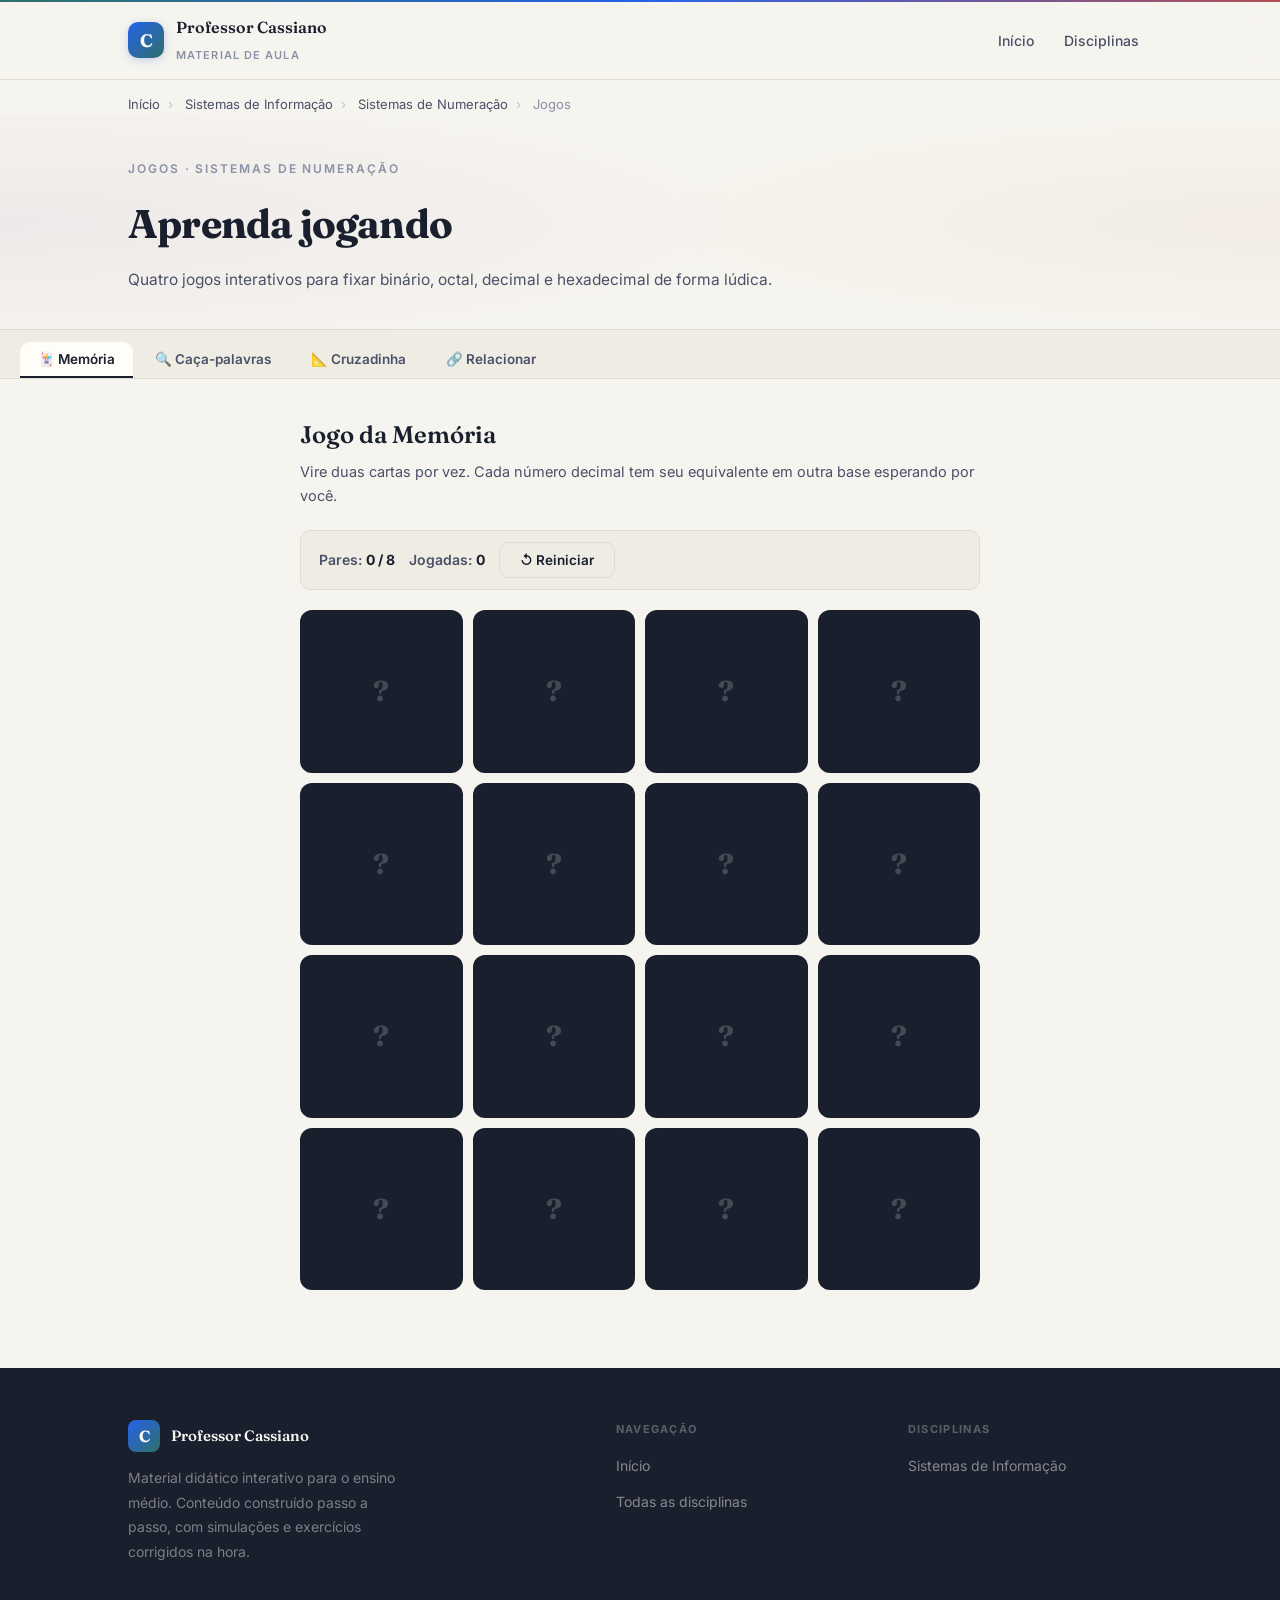
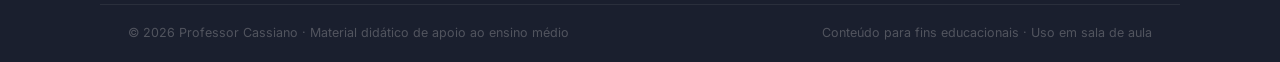
<file: disciplinas/jogos-numeracao.html>
<!DOCTYPE html>
<html lang="pt-BR">
<head>
<meta charset="UTF-8">
<meta name="viewport" content="width=device-width, initial-scale=1.0">
<title>Jogos — Sistemas de Numeração</title>
<link rel="stylesheet" href="../assets/style.css">
<style>
  .game-hero{
    padding:44px 0 36px;border-bottom:1px solid var(--line);
    background:
      radial-gradient(ellipse 60% 60% at 0% 50%,rgba(122,94,168,.07),transparent),
      radial-gradient(ellipse 50% 50% at 100% 50%,rgba(177,78,84,.05),transparent);
  }
  .game-hero h1{font-family:'Fraunces',serif;font-weight:700;font-size:clamp(26px,4.5vw,40px);letter-spacing:-.02em;margin-bottom:10px;}
  .game-hero p{font-size:15.5px;color:var(--ink-soft);}

  /* TABS */
  .tab-bar{display:flex;gap:4px;border-bottom:1.5px solid var(--line);background:var(--paper-2);padding:12px 20px 0;overflow-x:auto;}
  .tab-btn{font-family:'Inter',sans-serif;font-size:13.5px;font-weight:600;padding:9px 18px;border:none;border-radius:10px 10px 0 0;cursor:pointer;background:transparent;color:var(--ink-soft);border-bottom:2.5px solid transparent;transition:color .15s,background .15s;white-space:nowrap;}
  .tab-btn:hover{background:var(--card);color:var(--ink);}
  .tab-btn.active{background:var(--card);color:var(--ink);border-bottom-color:var(--ink);}
  .tab-panel{display:none;padding:36px 24px 60px;}
  .tab-panel.active{display:block;}

  .game-wrap{max-width:680px;margin:0 auto;}
  .game-title{font-family:'Fraunces',serif;font-size:24px;font-weight:600;margin-bottom:6px;}
  .game-desc{font-size:14.5px;color:var(--ink-soft);margin-bottom:22px;}
  .game-status{display:flex;gap:14px;align-items:center;flex-wrap:wrap;background:var(--paper-2);border:1px solid var(--line);border-radius:10px;padding:11px 18px;margin-bottom:20px;font-size:14px;font-weight:600;color:var(--ink-soft);}
  .game-status b{color:var(--ink);}
  .game-btn{font-family:'Inter',sans-serif;font-size:13.5px;font-weight:600;padding:9px 20px;border-radius:9px;border:none;cursor:pointer;background:var(--ink);color:var(--paper);transition:opacity .15s;}
  .game-btn:hover{opacity:.85;}
  .game-btn.ghost{background:var(--paper-2);color:var(--ink);border:1px solid var(--line);}
  .win-banner{background:var(--bin-bg);border:1.5px solid var(--bin);border-radius:var(--radius);padding:18px 22px;text-align:center;margin-top:18px;display:none;}
  .win-banner.show{display:block;}
  .win-banner .wt{font-family:'Fraunces',serif;font-size:20px;font-weight:600;color:var(--bin);}
  .win-banner .ws{font-size:14px;color:var(--ink-soft);margin-top:4px;}

  /* MEMÓRIA */
  .memo-grid{display:grid;grid-template-columns:repeat(4,1fr);gap:10px;margin-bottom:18px;}
  .memo-card{aspect-ratio:1;cursor:pointer;perspective:700px;border-radius:12px;user-select:none;}
  .memo-inner{position:relative;width:100%;height:100%;transform-style:preserve-3d;transition:transform .4s;}
  .memo-card.flipped .memo-inner,.memo-card.matched .memo-inner{transform:rotateY(180deg);}
  .memo-face{position:absolute;inset:0;border-radius:12px;display:flex;align-items:center;justify-content:center;backface-visibility:hidden;-webkit-backface-visibility:hidden;}
  .memo-front{background:var(--ink);}
  .memo-front .qmark{font-family:'Fraunces',serif;font-size:28px;font-weight:700;color:rgba(246,244,238,.2);}
  .memo-back{background:var(--card);border:2px solid var(--bin);transform:rotateY(180deg);font-family:'JetBrains Mono',monospace;font-size:clamp(13px,2.5vw,17px);font-weight:700;color:var(--bin);padding:6px;text-align:center;}
  .memo-card.matched .memo-back{border-color:var(--bin);background:var(--bin-bg);}

  /* CAÇA-PALAVRAS */
  .ws-outer{overflow-x:auto;}
  .ws-grid{display:inline-grid;gap:3px;margin-bottom:18px;}
  .ws-cell{width:32px;height:32px;border-radius:6px;display:flex;align-items:center;justify-content:center;font-family:'JetBrains Mono',monospace;font-size:14px;font-weight:700;cursor:pointer;background:var(--paper-2);color:var(--ink);transition:background .1s;user-select:none;border:1px solid transparent;}
  .ws-cell:hover{background:var(--card);border-color:var(--line);}
  .ws-cell.sel{background:var(--dec-bg);color:var(--dec);border-color:var(--dec);}
  .ws-cell.f1{background:#bde8e4;color:var(--bin);}
  .ws-cell.f2{background:#d4cce8;color:var(--oct);}
  .ws-cell.f3{background:#f3dec5;color:var(--dec);}
  .ws-cell.f4{background:#f0cece;color:var(--hex);}
  .ws-cell.f5{background:#b8dfe4;color:#207080;}
  .ws-cell.f6{background:#dde8b8;color:#5a7a2a;}
  .ws-cell.f7{background:#e8d8b8;color:#7a5020;}
  .ws-words{display:flex;flex-wrap:wrap;gap:8px;margin-bottom:16px;}
  .ws-word{font-family:'JetBrains Mono',monospace;font-size:13px;font-weight:700;padding:4px 12px;border-radius:20px;background:var(--paper-2);color:var(--ink-soft);border:1px solid var(--line);}
  .ws-word.found{text-decoration:line-through;opacity:.45;}

  /* CRUZADINHA */
  .cw-outer{overflow-x:auto;margin-bottom:22px;}
  .cw-grid{display:inline-grid;gap:3px;}
  .cw-cell{width:36px;height:36px;position:relative;}
  .cw-cell input{width:100%;height:100%;border:1.5px solid var(--line);border-radius:5px;background:var(--card);color:var(--ink);font-family:'JetBrains Mono',monospace;font-size:15px;font-weight:700;text-align:center;text-transform:uppercase;padding:0;cursor:pointer;}
  .cw-cell input:focus{outline:none;border-color:var(--info);background:var(--bin-bg);}
  .cw-cell input.ok{background:var(--bin-bg)!important;border-color:var(--bin)!important;color:var(--bin)!important;}
  .cw-cell input.err{background:var(--hex-bg)!important;border-color:var(--hex)!important;color:var(--hex)!important;}
  .cw-cell .cn{position:absolute;top:2px;left:3px;font-size:8px;font-weight:700;color:var(--ink-faint);line-height:1;pointer-events:none;z-index:1;}
  .cw-black{width:36px;height:36px;background:var(--ink);border-radius:5px;}
  .cw-clues{display:grid;grid-template-columns:1fr 1fr;gap:24px;margin-top:16px;}
  .cw-clues h4{font-family:'Fraunces',serif;font-size:15px;font-weight:600;margin-bottom:10px;}
  .cw-clue{font-size:13.5px;color:var(--ink-soft);margin-bottom:7px;}
  .cw-clue b{color:var(--ink);font-family:'JetBrains Mono',monospace;font-size:12px;}
  .cw-actions{display:flex;gap:10px;margin-left:auto;}

  /* RELACIONAR */
  .match-cols{display:grid;grid-template-columns:1fr 1fr;gap:14px;margin-bottom:18px;}
  .match-col .col-lbl{font-size:11px;letter-spacing:.12em;text-transform:uppercase;font-weight:700;color:var(--ink-faint);margin-bottom:8px;}
  .match-col{display:flex;flex-direction:column;}
  .match-items{display:flex;flex-direction:column;gap:8px;}
  .match-item{padding:13px 14px;border-radius:11px;border:1.5px solid var(--line);background:var(--card);font-family:'JetBrains Mono',monospace;font-size:15px;font-weight:700;cursor:pointer;text-align:center;transition:all .15s;user-select:none;}
  .match-item:hover{border-color:var(--ink-soft);background:var(--paper-2);}
  .match-item.sel{border-color:var(--info);background:var(--bin-bg);color:var(--bin);}
  .match-item.ok{border-color:var(--bin);background:var(--bin-bg);color:var(--bin);pointer-events:none;}
  .match-item.err{border-color:var(--hex);background:var(--hex-bg);color:var(--hex);}
  .match-timer{font-family:'JetBrains Mono',monospace;font-size:15px;font-weight:700;color:var(--dec);}

  @media(max-width:540px){
    .cw-clues{grid-template-columns:1fr;}
    .match-item{font-size:13px;padding:10px 10px;}
    .ws-cell{width:27px;height:27px;font-size:12px;}
    .memo-grid{gap:6px;}
  }
</style>
</head>
<body>
<div id="site-header"></div>

<nav class="crumbs">
  <a href="../index.html">Início</a><span>›</span>
  <a href="sistemas-de-informacao.html">Sistemas de Informação</a><span>›</span>
  <a href="sistemas-numeracao.html">Sistemas de Numeração</a><span>›</span>
  Jogos
</nav>

<div class="game-hero">
  <div class="container">
    <span class="eyebrow" style="margin-bottom:12px;display:block;">Jogos · Sistemas de Numeração</span>
    <h1>Aprenda jogando</h1>
    <p>Quatro jogos interativos para fixar binário, octal, decimal e hexadecimal de forma lúdica.</p>
  </div>
</div>

<div class="tab-bar">
  <button class="tab-btn active" onclick="tab('memoria',this)">🃏 Memória</button>
  <button class="tab-btn"        onclick="tab('caca',this)">🔍 Caça-palavras</button>
  <button class="tab-btn"        onclick="tab('cruz',this)">📐 Cruzadinha</button>
  <button class="tab-btn"        onclick="tab('rel',this)">🔗 Relacionar</button>
</div>

<!-- ========== MEMÓRIA ========== -->
<div class="tab-panel active" id="panel-memoria">
<div class="game-wrap">
  <div class="game-title">Jogo da Memória</div>
  <div class="game-desc">Vire duas cartas por vez. Cada número decimal tem seu equivalente em outra base esperando por você.</div>
  <div class="game-status">
    <span>Pares: <b id="mPar">0 / 8</b></span>
    <span>Jogadas: <b id="mJog">0</b></span>
    <button class="game-btn ghost" onclick="mInit()">↺ Reiniciar</button>
  </div>
  <div class="memo-grid" id="mGrid"></div>
  <div class="win-banner" id="mWin">
    <div class="wt">Você zerou!</div>
    <div class="ws" id="mWinTxt"></div>
  </div>
</div>
</div>

<!-- ========== CAÇA-PALAVRAS ========== -->
<div class="tab-panel" id="panel-caca">
<div class="game-wrap">
  <div class="game-title">Caça-palavras</div>
  <div class="game-desc">Clique na primeira letra e depois na última de cada palavra para marcá-la. Qualquer direção.</div>
  <div class="game-status">
    <span>Encontradas: <b id="wsN">0 / 7</b></span>
    <button class="game-btn ghost" onclick="wsInit()">↺ Reiniciar</button>
  </div>
  <div class="ws-words" id="wsWords"></div>
  <div class="ws-outer"><div class="ws-grid" id="wsGrid"></div></div>
  <div class="win-banner" id="wsWin">
    <div class="wt">Todas as palavras encontradas!</div>
    <div class="ws">Excelente! Você domina o vocabulário dos sistemas de numeração.</div>
  </div>
</div>
</div>

<!-- ========== CRUZADINHA ========== -->
<div class="tab-panel" id="panel-cruz">
<div class="game-wrap">
  <div class="game-title">Cruzadinha</div>
  <div class="game-desc">Complete as palavras cruzadas — uma letra por célula. Clique em <strong>Conferir</strong> para ver o resultado.</div>
  <div class="game-status">
    <span>Palavras completas: <b id="cwN">0 / 6</b></span>
    <div class="cw-actions">
      <button class="game-btn" onclick="cwCheck()">Conferir</button>
      <button class="game-btn ghost" onclick="cwClear()">↺ Limpar</button>
    </div>
  </div>
  <div class="cw-outer"><div class="cw-grid" id="cwGrid"></div></div>
  <div class="cw-clues">
    <div>
      <h4>Horizontal →</h4>
      <div class="cw-clue"><b>1A</b> Menor unidade de informação (0 ou 1)</div>
      <div class="cw-clue"><b>4A</b> Sistema de base 10, do dia a dia</div>
      <div class="cw-clue"><b>5A</b> Sistema de base 8</div>
    </div>
    <div>
      <h4>Vertical ↓</h4>
      <div class="cw-clue"><b>1D</b> Sistema que usa apenas 0 e 1</div>
      <div class="cw-clue"><b>2D</b> Conjunto de 8 bits</div>
      <div class="cw-clue"><b>3D</b> Abreviação do sistema de base 16</div>
    </div>
  </div>
  <div class="win-banner" id="cwWin">
    <div class="wt">Cruzadinha completa!</div>
    <div class="ws">Muito bem! Você conhece todos os termos dos sistemas de numeração.</div>
  </div>
</div>
</div>

<!-- ========== RELACIONAR ========== -->
<div class="tab-panel" id="panel-rel">
<div class="game-wrap">
  <div class="game-title">Relacionar</div>
  <div class="game-desc">Clique num valor da coluna esquerda, depois no equivalente da direita. Contra o tempo!</div>
  <div class="game-status">
    <span>Pares: <b id="relN">0 / 6</b></span>
    <span>Tempo: <b class="match-timer" id="relT">0s</b></span>
    <span>Erros: <b id="relE">0</b></span>
    <button class="game-btn ghost" onclick="relInit()">↺ Reiniciar</button>
  </div>
  <div class="match-cols">
    <div class="match-col">
      <div class="col-lbl">Base A</div>
      <div class="match-items" id="relLeft"></div>
    </div>
    <div class="match-col">
      <div class="col-lbl">Base B</div>
      <div class="match-items" id="relRight"></div>
    </div>
  </div>
  <div class="win-banner" id="relWin">
    <div class="wt">Todos os pares encontrados!</div>
    <div class="ws" id="relWinTxt"></div>
  </div>
</div>
</div>

<div id="site-footer"></div>
<script src="../assets/disciplinas.js"></script>
<script src="../assets/shell.js" data-base="../"></script>
<script>
/* ---- UTIL ---- */
function shuffle(a){var b=a.slice();for(var i=b.length-1;i>0;i--){var j=Math.floor(Math.random()*(i+1));var t=b[i];b[i]=b[j];b[j]=t;}return b;}

/* ---- TABS ---- */
function tab(id,btn){
  document.querySelectorAll('.tab-panel').forEach(function(p){p.classList.remove('active');});
  document.querySelectorAll('.tab-btn').forEach(function(b){b.classList.remove('active');});
  document.getElementById('panel-'+id).classList.add('active');
  btn.classList.add('active');
  history.replaceState(null,'','#'+id);
}
(function(){
  var h=(location.hash||'').replace('#','');
  var map={'memoria':'memoria','cacapalavras':'caca','cruzadinha':'cruz','relacionar':'rel'};
  if(map[h]){var b=document.querySelector('[onclick*="\''+map[h]+'\'"]');if(b) tab(map[h],b);}
})();

/* =================================================================
   MEMÓRIA
   ================================================================= */
var MP=[
  {a:'5₁₀',   b:'101₂'},  {a:'10₁₀',  b:'A₁₆'},
  {a:'12₁₀',  b:'C₁₆'},   {a:'15₁₀',  b:'1111₂'},
  {a:'8₁₀',   b:'1000₂'}, {a:'16₁₀',  b:'10₁₆'},
  {a:'255₁₀', b:'FF₁₆'},  {a:'7₁₀',   b:'111₂'}
];
var mCards=[],mFlip=[],mOk=0,mMov=0,mLock=false;
function mInit(){
  mCards=[];mFlip=[];mOk=0;mMov=0;mLock=false;
  document.getElementById('mPar').textContent='0 / 8';
  document.getElementById('mJog').textContent='0';
  document.getElementById('mWin').classList.remove('show');
  var deck=[];
  MP.forEach(function(p,i){deck.push({id:i,txt:p.a});deck.push({id:i,txt:p.b});});
  deck=shuffle(deck);
  var g=document.getElementById('mGrid'); g.innerHTML='';
  deck.forEach(function(d,i){
    var c=document.createElement('div'); c.className='memo-card';
    c.innerHTML='<div class="memo-inner"><div class="memo-face memo-front"><span class="qmark">?</span></div><div class="memo-face memo-back">'+d.txt+'</div></div>';
    c.dataset.id=d.id;
    c.addEventListener('click',function(){mFlipCard(i);});
    g.appendChild(c); mCards.push(c);
  });
}
function mFlipCard(i){
  if(mLock) return;
  var c=mCards[i];
  if(c.classList.contains('flipped')||c.classList.contains('matched')) return;
  c.classList.add('flipped'); mFlip.push(i);
  if(mFlip.length===2){
    mMov++; document.getElementById('mJog').textContent=mMov; mLock=true;
    var a=mCards[mFlip[0]],b=mCards[mFlip[1]];
    if(a.dataset.id===b.dataset.id){
      setTimeout(function(){
        a.classList.add('matched'); b.classList.add('matched');
        mOk++; document.getElementById('mPar').textContent=mOk+' / 8';
        mFlip=[]; mLock=false;
        if(mOk===8){
          var msg='Zerado em '+mMov+' jogada'+(mMov===1?'':'s')+'!';
          if(mMov<=12) msg+=' Memória incrível!';
          else if(mMov<=16) msg+=' Ótimo resultado!';
          document.getElementById('mWinTxt').textContent=msg;
          document.getElementById('mWin').classList.add('show');
        }
      },400);
    } else {
      setTimeout(function(){a.classList.remove('flipped');b.classList.remove('flipped');mFlip=[];mLock=false;},900);
    }
  }
}
mInit();

/* =================================================================
   CAÇA-PALAVRAS
   Grade 10×10 pré-definida
   ================================================================= */
var WS=[
  {w:'BINARIO',cls:'f1',cells:[[0,0],[0,1],[0,2],[0,3],[0,4],[0,5],[0,6]]},
  {w:'BYTE',   cls:'f2',cells:[[0,8],[1,8],[2,8],[3,8]]},
  {w:'DECIMAL',cls:'f3',cells:[[2,0],[2,1],[2,2],[2,3],[2,4],[2,5],[2,6]]},
  {w:'OCTAL',  cls:'f4',cells:[[4,0],[4,1],[4,2],[4,3],[4,4]]},
  {w:'HEX',    cls:'f5',cells:[[6,2],[6,3],[6,4]]},
  {w:'BASE',   cls:'f6',cells:[[8,2],[8,3],[8,4],[8,5]]},
  {w:'BIT',    cls:'f7',cells:[[7,9],[8,9],[9,9]]}
];
var FILL='QWRTZUPLKJGFDSAMNVCX';
var wsFirst=null,wsFound=0;
function wsInit(){
  wsFirst=null; wsFound=0;
  document.getElementById('wsN').textContent='0 / 7';
  document.getElementById('wsWin').classList.remove('show');
  /* monta grade */
  var g=[];
  for(var r=0;r<10;r++){g.push([]);for(var c=0;c<10;c++) g[r].push('');}
  WS.forEach(function(w){w.cells.forEach(function(rc,i){g[rc[0]][rc[1]]=w.w[i];});});
  for(var r=0;r<10;r++) for(var c=0;c<10;c++) if(!g[r][c]) g[r][c]=FILL[Math.floor(Math.random()*FILL.length)];
  /* renderiza */
  var dg=document.getElementById('wsGrid');
  dg.style.gridTemplateColumns='repeat(10,1fr)'; dg.innerHTML='';
  for(var r=0;r<10;r++) for(var c=0;c<10;c++){
    (function(row,col){
      var el=document.createElement('div'); el.className='ws-cell';
      el.textContent=g[row][col]; el.dataset.r=row; el.dataset.c=col;
      el.addEventListener('click',function(){wsClick(row,col,el);});
      dg.appendChild(el);
    })(r,c);
  }
  /* lista */
  var wl=document.getElementById('wsWords'); wl.innerHTML='';
  WS.forEach(function(w){
    var s=document.createElement('span'); s.className='ws-word'; s.id='ww-'+w.w; s.textContent=w.w;
    wl.appendChild(s);
  });
}
function wsQ(r,c){return document.querySelector('#wsGrid [data-r="'+r+'"][data-c="'+c+'"]');}
function wsClick(r,c,el){
  /* já marcada como encontrada? ignora */
  for(var k=1;k<=7;k++) if(el.classList.contains('f'+k)) return;
  if(!wsFirst){
    el.classList.add('sel'); wsFirst={r:r,c:c,el:el};
  } else {
    if(wsFirst.r===r&&wsFirst.c===c){el.classList.remove('sel');wsFirst=null;return;}
    /* verifica se é começo+fim de alguma palavra */
    var matched=null;
    WS.forEach(function(w){
      if(matched) return;
      var fc=w.cells[0],lc=w.cells[w.cells.length-1];
      if((wsFirst.r===fc[0]&&wsFirst.c===fc[1]&&r===lc[0]&&c===lc[1])||
         (wsFirst.r===lc[0]&&wsFirst.c===lc[1]&&r===fc[0]&&c===fc[1])) matched=w;
    });
    wsFirst.el.classList.remove('sel');
    if(matched){
      matched.cells.forEach(function(rc){
        var cel=wsQ(rc[0],rc[1]);
        if(cel){for(var k=1;k<=7;k++) cel.classList.remove('f'+k,'sel'); cel.classList.add(matched.cls);}
      });
      document.getElementById('ww-'+matched.w).classList.add('found');
      wsFound++; document.getElementById('wsN').textContent=wsFound+' / 7';
      if(wsFound===7) document.getElementById('wsWin').classList.add('show');
    }
    wsFirst=null;
  }
}
wsInit();

/* =================================================================
   CRUZADINHA
   Layout (7 linhas × 10 colunas):
     BIT     horiz  lin 0 col 5-7   → 1A
     BINARIO vert   col 5 lin 0-6   → 1D
     BYTE    vert   col 9 lin 0-3   → 2D
     HEX     vert   col 1 lin 2-4   → 3D
     DECIMAL horiz  lin 3 col 0-6   → 4A
     OCTAL   horiz  lin 6 col 5-9   → 5A
   ================================================================= */
var CWW=[
  {id:'1A',w:'BIT',    dir:'h',r:0,c:5},
  {id:'1D',w:'BINARIO',dir:'v',r:0,c:5},
  {id:'2D',w:'BYTE',   dir:'v',r:0,c:9},
  {id:'3D',w:'HEX',    dir:'v',r:2,c:1},
  {id:'4A',w:'DECIMAL',dir:'h',r:3,c:0},
  {id:'5A',w:'OCTAL',  dir:'h',r:6,c:5}
];
var CWR=7,CWC=10;
function cwPos(w,i){return w.dir==='h'?{r:w.r,c:w.c+i}:{r:w.r+i,c:w.c};}
function cwInp(r,c){return document.querySelector('#cwGrid input[data-r="'+r+'"][data-c="'+c+'"]');}

function cwBuild(){
  /* mapa: quais células são ativas e qual número iniciam */
  var active={}, nums={};
  CWW.forEach(function(w){
    for(var i=0;i<w.w.length;i++){
      var p=cwPos(w,i); active[p.r+','+p.c]=w.w[i];
    }
    /* número no início de cada palavra */
    var n=w.id.match(/\d+/)[0];
    var key=w.r+','+w.c;
    if(!nums[key]) nums[key]=n;
  });
  return {active:active,nums:nums};
}

function cwInit(){
  document.getElementById('cwWin').classList.remove('show');
  document.getElementById('cwN').textContent='0 / 6';
  var info=cwBuild();
  var g=document.getElementById('cwGrid');
  g.style.gridTemplateColumns='repeat('+CWC+',1fr)'; g.innerHTML='';
  for(var r=0;r<CWR;r++){
    for(var c=0;c<CWC;c++){
      var key=r+','+c;
      if(info.active[key]){
        var cell=document.createElement('div'); cell.className='cw-cell';
        if(info.nums[key]){var s=document.createElement('span');s.className='cn';s.textContent=info.nums[key];cell.appendChild(s);}
        var inp=document.createElement('input'); inp.type='text'; inp.maxLength=1;
        inp.dataset.r=r; inp.dataset.c=c; inp.dataset.ans=info.active[key];
        inp.addEventListener('input',function(e){
          e.target.value=e.target.value.slice(-1).toUpperCase();
          e.target.classList.remove('ok','err');
          cwScore();
        });
        cell.appendChild(inp); g.appendChild(cell);
      } else {
        var blk=document.createElement('div'); blk.className='cw-black'; g.appendChild(blk);
      }
    }
  }
}
function cwCheck(){
  var ok=0;
  CWW.forEach(function(w){
    var wOk=true;
    for(var i=0;i<w.w.length;i++){
      var p=cwPos(w,i), inp=cwInp(p.r,p.c);
      if(inp){
        inp.classList.remove('ok','err');
        if(inp.value===w.w[i]){inp.classList.add('ok');}
        else{inp.classList.add('err');wOk=false;}
      } else {wOk=false;}
    }
    if(wOk) ok++;
  });
  document.getElementById('cwN').textContent=ok+' / 6';
  if(ok===6) document.getElementById('cwWin').classList.add('show');
}
function cwScore(){
  var ok=0;
  CWW.forEach(function(w){
    var wOk=true;
    for(var i=0;i<w.w.length;i++){
      var p=cwPos(w,i), inp=cwInp(p.r,p.c);
      if(!inp||inp.value!==w.w[i]) wOk=false;
    }
    if(wOk) ok++;
  });
  document.getElementById('cwN').textContent=ok+' / 6';
  if(ok===6){document.querySelectorAll('#cwGrid input').forEach(function(inp){inp.classList.add('ok');});document.getElementById('cwWin').classList.add('show');}
}
function cwClear(){
  document.querySelectorAll('#cwGrid input').forEach(function(inp){inp.value='';inp.classList.remove('ok','err');});
  document.getElementById('cwN').textContent='0 / 6';
  document.getElementById('cwWin').classList.remove('show');
}
cwInit();

/* =================================================================
   RELACIONAR
   ================================================================= */
var REL=[
  {l:'1010₂', r:'10₁₀'},  {l:'FF₁₆',  r:'255₁₀'},
  {l:'10₈',   r:'8₁₀'},   {l:'1111₂', r:'F₁₆'},
  {l:'1A₁₆',  r:'26₁₀'},  {l:'100₂',  r:'4₁₀'}
];
var relSel=null,relOk=0,relErr=0,relSec=0,relTimer=null,relStarted=false;
function relInit(){
  clearInterval(relTimer); relSel=null;relOk=0;relErr=0;relSec=0;relStarted=false;
  document.getElementById('relN').textContent='0 / 6';
  document.getElementById('relE').textContent='0';
  document.getElementById('relT').textContent='0s';
  document.getElementById('relWin').classList.remove('show');
  var lp=shuffle(REL), rp=shuffle(REL);
  function mkItem(txt,side,idx,cont){
    var el=document.createElement('div'); el.className='match-item';
    el.textContent=txt; el.dataset.idx=idx; el.dataset.side=side;
    el.addEventListener('click',function(){relClick(el,side,idx);});
    cont.appendChild(el);
  }
  var lc=document.getElementById('relLeft'), rc=document.getElementById('relRight');
  lc.innerHTML=''; rc.innerHTML='';
  lp.forEach(function(p){mkItem(p.l,'l',REL.indexOf(p),lc);});
  rp.forEach(function(p){mkItem(p.r,'r',REL.indexOf(p),rc);});
}
function relClick(el,side,idx){
  if(el.classList.contains('ok')) return;
  if(!relStarted){
    relStarted=true;
    relTimer=setInterval(function(){relSec++;document.getElementById('relT').textContent=relSec+'s';},1000);
  }
  if(!relSel){
    if(side!=='l') return;
    if(el.classList.contains('sel')){el.classList.remove('sel');return;}
    el.classList.add('sel'); relSel={el:el,idx:idx};
  } else {
    if(side==='l'){relSel.el.classList.remove('sel');el.classList.add('sel');relSel={el:el,idx:idx};return;}
    var ok=(relSel.idx===parseInt(el.dataset.idx));
    if(ok){
      relSel.el.classList.remove('sel'); relSel.el.classList.add('ok'); el.classList.add('ok');
      relOk++; document.getElementById('relN').textContent=relOk+' / 6';
      if(relOk===6){
        clearInterval(relTimer);
        document.getElementById('relWinTxt').textContent='Concluído em '+relSec+'s com '+relErr+' erro'+(relErr===1?'':'s')+'.';
        document.getElementById('relWin').classList.add('show');
      }
    } else {
      relErr++; document.getElementById('relE').textContent=relErr;
      var e1=relSel.el, e2=el;
      e1.classList.add('err'); e2.classList.add('err'); e1.classList.remove('sel');
      setTimeout(function(){e1.classList.remove('err');e2.classList.remove('err');},700);
    }
    relSel=null;
  }
}
relInit();
</script>
</body>
</html>
</file>
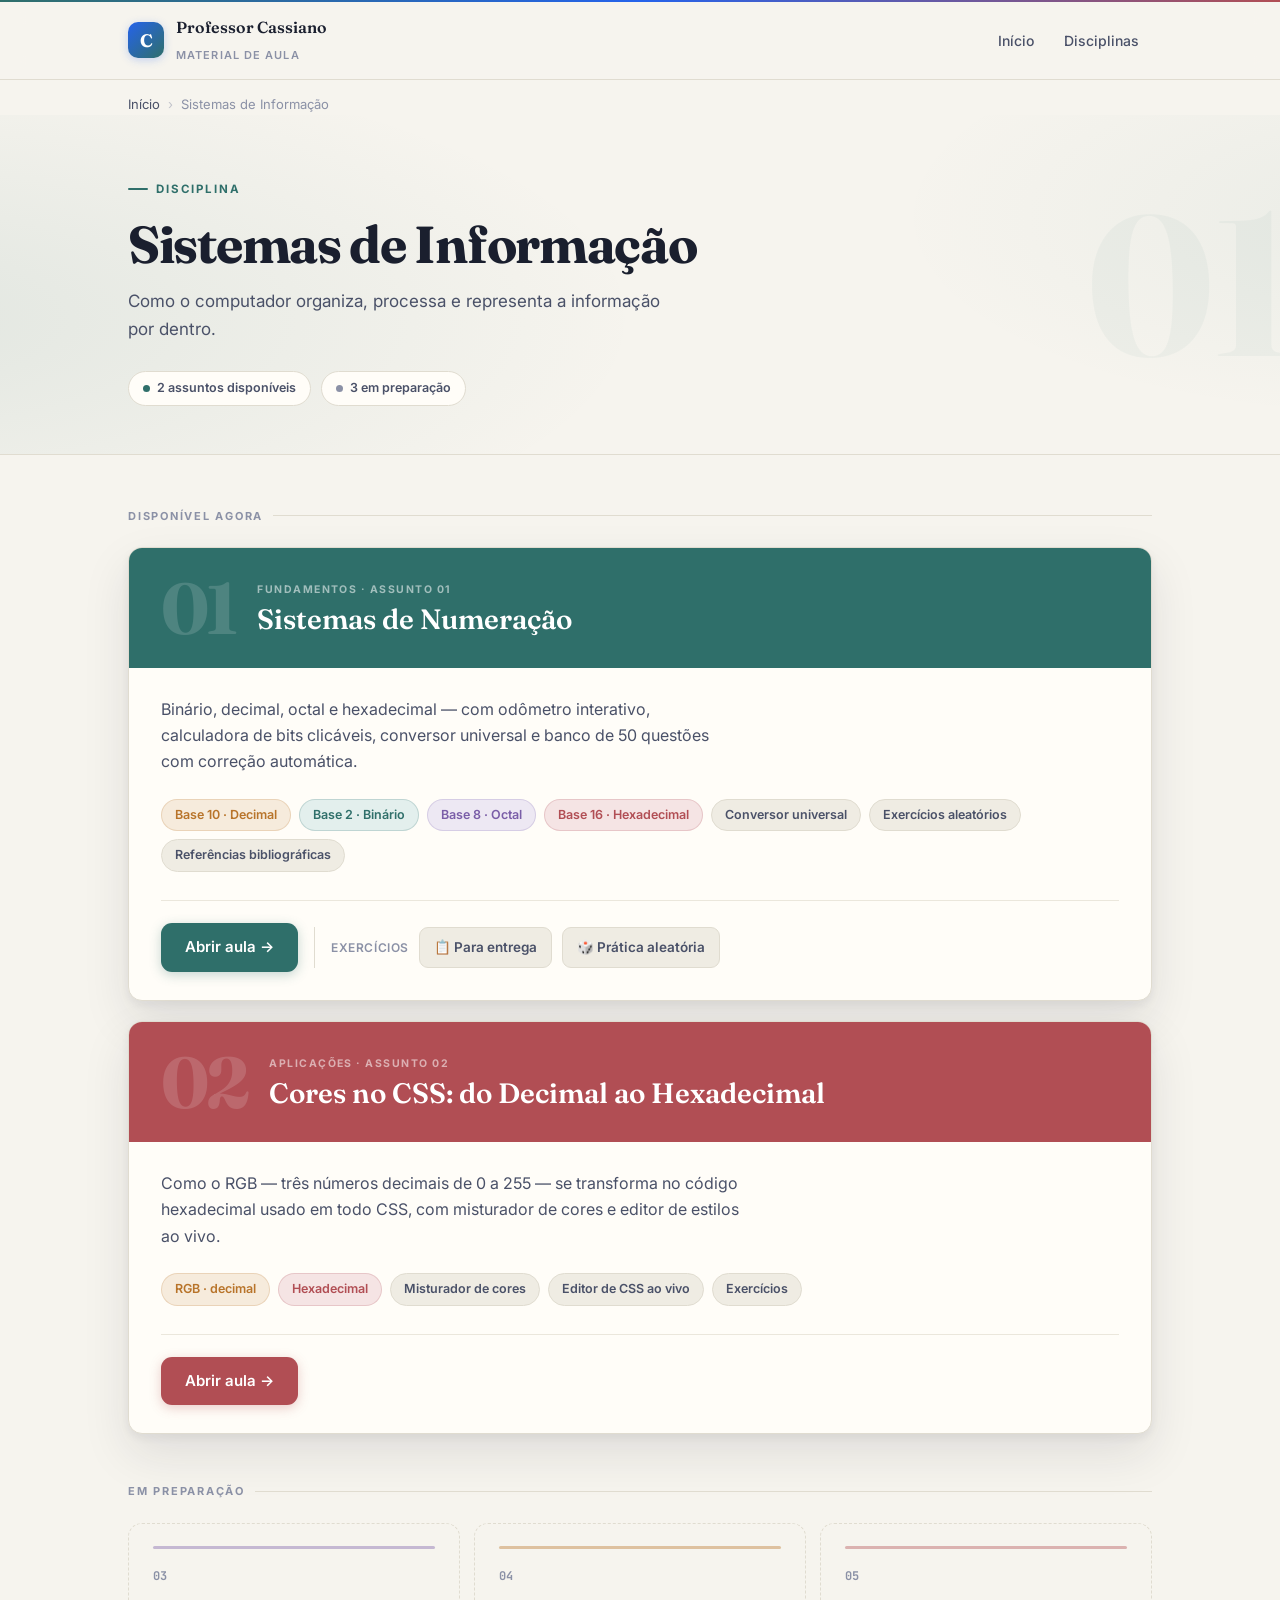
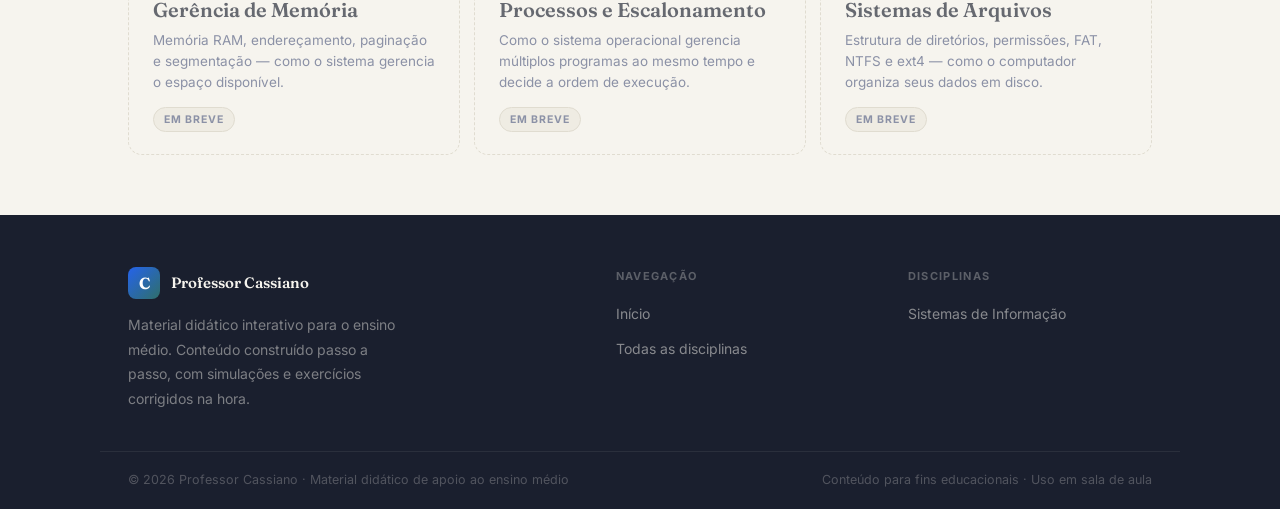
<file: disciplinas/sistemas-de-informacao.html>
<!DOCTYPE html>
<html lang="pt-BR">
<head>
<meta charset="UTF-8">
<meta name="viewport" content="width=device-width, initial-scale=1.0">
<title>Sistemas de Informação — Professor Cassiano</title>
<link rel="stylesheet" href="../assets/style.css">
<style>
  /* ---- HERO DA DISCIPLINA ---- */
  .disc-hero{
    padding:56px 0 48px;
    border-bottom:1px solid var(--line);
    background:
      radial-gradient(ellipse 60% 80% at -10% 60%, rgba(47,111,106,.10), transparent),
      radial-gradient(ellipse 40% 60% at 110% 30%, rgba(47,111,106,.06), transparent);
    position:relative;overflow:hidden;
  }
  .disc-hero::after{
    content:"01";
    position:absolute;right:-12px;top:50%;transform:translateY(-50%);
    font-family:'Fraunces',serif;font-size:200px;font-weight:700;line-height:1;
    color:var(--bin);opacity:.04;pointer-events:none;user-select:none;
  }
  .disc-eyebrow{
    display:inline-flex;align-items:center;gap:8px;
    font-size:11.5px;letter-spacing:.16em;text-transform:uppercase;
    font-weight:700;color:var(--bin);margin-bottom:18px;
  }
  .disc-eyebrow::before{
    content:"";display:block;width:20px;height:2px;background:var(--bin);border-radius:2px;
  }
  .disc-hero h1{
    font-family:'Fraunces',serif;font-weight:700;
    font-size:clamp(32px,5.5vw,52px);letter-spacing:-.025em;line-height:1.04;
    margin-bottom:16px;
  }
  .disc-hero p{font-size:17px;color:var(--ink-soft);max-width:560px;line-height:1.65;}
  .disc-chips{display:flex;gap:10px;margin-top:28px;flex-wrap:wrap;}
  .disc-chip{
    font-size:12.5px;font-weight:600;padding:6px 14px;border-radius:20px;
    border:1px solid var(--line);background:var(--card);color:var(--ink-soft);
    display:inline-flex;align-items:center;gap:7px;
  }
  .disc-chip .dot{width:7px;height:7px;border-radius:50%;}

  /* ---- SEÇÃO DISPONÍVEL ---- */
  .live-section{padding:52px 0 0;}
  .sec-eyebrow{
    font-size:11px;letter-spacing:.16em;text-transform:uppercase;
    font-weight:700;color:var(--ink-faint);margin-bottom:22px;
    display:flex;align-items:center;gap:10px;
  }
  .sec-eyebrow::after{content:"";flex:1;height:1px;background:var(--line);}

  /* ---- CARD PRINCIPAL DO ASSUNTO ---- */
  .subject-card{
    background:var(--card);border:1px solid var(--line);border-radius:var(--radius);
    overflow:hidden;box-shadow:var(--shadow-lg);
    transition:box-shadow .2s,transform .2s;
  }
  .subject-card:hover{box-shadow:0 8px 24px rgba(26,31,46,.12),0 32px 64px rgba(26,31,46,.08);transform:translateY(-2px);}
  .subject-card + .subject-card{margin-top:20px;}
  .subject-card.theme-hex .sc-band{background:var(--hex);}
  .subject-card.theme-hex .act-main{background:var(--hex);box-shadow:0 3px 12px rgba(177,78,84,.28);}
  .subject-card.theme-hex .act-exercise-link:hover{background:var(--hex-bg);color:var(--hex);border-color:var(--hex);}

  .sc-band{
    background:var(--bin);
    padding:24px 32px;
    display:flex;align-items:center;gap:22px;
  }
  .sc-num{
    font-family:'Fraunces',serif;font-size:72px;font-weight:700;
    color:rgba(255,255,255,.15);line-height:1;flex-shrink:0;
    letter-spacing:-.04em;
  }
  .sc-band-text .sc-badge{
    font-size:10.5px;letter-spacing:.14em;text-transform:uppercase;font-weight:700;
    color:rgba(255,255,255,.55);margin-bottom:6px;
  }
  .sc-band-text .sc-title{
    font-family:'Fraunces',serif;font-size:28px;font-weight:600;
    color:#fff;line-height:1.1;
  }

  .sc-body{padding:28px 32px;}

  .sc-desc{font-size:16px;color:var(--ink-soft);max-width:580px;margin-bottom:24px;line-height:1.65;}

  .sc-topics{display:flex;flex-wrap:wrap;gap:8px;margin-bottom:28px;}
  .topic-chip{
    font-size:12.5px;font-weight:600;padding:5px 13px;border-radius:20px;
    display:inline-flex;align-items:center;gap:7px;
    border:1px solid transparent;
  }
  .topic-chip.t-dec{background:var(--dec-bg);color:var(--dec);border-color:rgba(184,116,42,.2);}
  .topic-chip.t-bin{background:var(--bin-bg);color:var(--bin);border-color:rgba(47,111,106,.2);}
  .topic-chip.t-oct{background:var(--oct-bg);color:var(--oct);border-color:rgba(122,94,168,.2);}
  .topic-chip.t-hex{background:var(--hex-bg);color:var(--hex);border-color:rgba(177,78,84,.2);}
  .topic-chip.t-neu{background:var(--paper-2);color:var(--ink-soft);border-color:var(--line);}

  .sc-actions{
    display:flex;align-items:center;gap:16px;flex-wrap:wrap;
    border-top:1px solid var(--line-soft);padding-top:22px;
  }
  .act-main{
    display:inline-flex;align-items:center;gap:9px;
    background:var(--bin);color:#fff;text-decoration:none;
    padding:12px 24px;border-radius:11px;font-size:15px;font-weight:600;
    box-shadow:0 3px 12px rgba(47,111,106,.28);
    transition:opacity .15s,transform .12s;
  }
  .act-main:hover{opacity:.9;} .act-main:active{transform:scale(.97);}

  .act-exercise-group{
    display:flex;align-items:center;gap:10px;flex-wrap:wrap;
    border-left:1px solid var(--line);padding-left:16px;
  }
  .act-exercise-label{font-size:12px;color:var(--ink-faint);font-weight:600;letter-spacing:.05em;text-transform:uppercase;}
  .act-exercise-link{
    font-size:13.5px;font-weight:600;color:var(--ink-soft);text-decoration:none;
    padding:8px 14px;border-radius:9px;border:1px solid var(--line);
    background:var(--paper-2);
    display:inline-flex;align-items:center;gap:6px;
    transition:background .15s,color .15s,border-color .15s;
  }
  .act-exercise-link:hover{background:var(--bin-bg);color:var(--bin);border-color:var(--bin);}

  /* ---- SEÇÃO EM BREVE ---- */
  .soon-section{padding:48px 0 60px;}
  .soon-grid{display:grid;grid-template-columns:repeat(auto-fill,minmax(260px,1fr));gap:14px;}
  .soon-card{
    background:transparent;border:1.5px dashed var(--line);border-radius:var(--radius);
    padding:22px 24px;
    transition:border-color .15s,background .15s;
  }
  .soon-card:hover{background:var(--card);border-color:var(--line);}
  .soon-num{
    font-family:'JetBrains Mono',monospace;font-size:12px;font-weight:700;
    color:var(--ink-faint);margin-bottom:12px;
  }
  .soon-name{
    font-family:'Fraunces',serif;font-size:20px;font-weight:600;
    color:var(--ink);margin-bottom:8px;line-height:1.2;
    opacity:.65;
  }
  .soon-desc{font-size:13.5px;color:var(--ink-faint);line-height:1.55;}
  .soon-badge{
    display:inline-block;margin-top:14px;
    font-size:10.5px;letter-spacing:.1em;text-transform:uppercase;font-weight:700;
    padding:3px 10px;border-radius:20px;background:var(--paper-2);color:var(--ink-faint);
    border:1px solid var(--line);
  }

  /* ---- STRIPE COLOR POR ASSUNTO EM BREVE ---- */
  .soon-card .soon-stripe{
    height:3px;border-radius:3px;margin-bottom:18px;opacity:.4;
  }

  @media(max-width:680px){
    .sc-band{padding:20px 22px;}
    .sc-num{font-size:52px;}
    .sc-band-text .sc-title{font-size:22px;}
    .sc-body{padding:22px;}
    .act-exercise-group{border-left:none;padding-left:0;border-top:1px solid var(--line-soft);padding-top:12px;width:100%;}
    .disc-hero::after{display:none;}
  }
</style>
</head>
<body>

<div id="site-header"></div>

<nav class="crumbs">
  <a href="../index.html">Início</a><span>›</span>Sistemas de Informação
</nav>

<main>

  <!-- HERO -->
  <section class="disc-hero">
    <div class="container">
      <div class="disc-eyebrow">Disciplina</div>
      <h1 id="discNome">Sistemas de Informação</h1>
      <p id="discDesc">Como o computador organiza, processa e representa a informação por dentro.</p>
      <div class="disc-chips">
        <span class="disc-chip"><span class="dot" style="background:var(--bin)"></span>2 assuntos disponíveis</span>
        <span class="disc-chip"><span class="dot" style="background:var(--ink-faint)"></span>3 em preparação</span>
      </div>
    </div>
  </section>

  <!-- DISPONÍVEL -->
  <section class="live-section">
    <div class="container">
      <div class="sec-eyebrow">Disponível agora</div>

      <div class="subject-card">
        <div class="sc-band">
          <span class="sc-num">01</span>
          <div class="sc-band-text">
            <div class="sc-badge">Fundamentos · Assunto 01</div>
            <div class="sc-title">Sistemas de Numeração</div>
          </div>
        </div>
        <div class="sc-body">
          <p class="sc-desc">Binário, decimal, octal e hexadecimal — com odômetro interativo, calculadora de bits clicáveis, conversor universal e banco de 50 questões com correção automática.</p>

          <div class="sc-topics">
            <span class="topic-chip t-dec">Base 10 · Decimal</span>
            <span class="topic-chip t-bin">Base 2 · Binário</span>
            <span class="topic-chip t-oct">Base 8 · Octal</span>
            <span class="topic-chip t-hex">Base 16 · Hexadecimal</span>
            <span class="topic-chip t-neu">Conversor universal</span>
            <span class="topic-chip t-neu">Exercícios aleatórios</span>
            <span class="topic-chip t-neu">Referências bibliográficas</span>
          </div>

          <div class="sc-actions">
            <a href="sistemas-numeracao.html" class="act-main">Abrir aula →</a>
            <div class="act-exercise-group">
              <span class="act-exercise-label">Exercícios</span>
              <a href="exercicios-numeracao.html" class="act-exercise-link">📋 Para entrega</a>
              <a href="exercicios-aleatorios.html" class="act-exercise-link">🎲 Prática aleatória</a>
            </div>
          </div>
        </div>
      </div>

      <div class="subject-card theme-hex">
        <div class="sc-band">
          <span class="sc-num">02</span>
          <div class="sc-band-text">
            <div class="sc-badge">Aplicações · Assunto 02</div>
            <div class="sc-title">Cores no CSS: do Decimal ao Hexadecimal</div>
          </div>
        </div>
        <div class="sc-body">
          <p class="sc-desc">Como o RGB — três números decimais de 0 a 255 — se transforma no código hexadecimal usado em todo CSS, com misturador de cores e editor de estilos ao vivo.</p>

          <div class="sc-topics">
            <span class="topic-chip t-dec">RGB · decimal</span>
            <span class="topic-chip t-hex">Hexadecimal</span>
            <span class="topic-chip t-neu">Misturador de cores</span>
            <span class="topic-chip t-neu">Editor de CSS ao vivo</span>
            <span class="topic-chip t-neu">Exercícios</span>
          </div>

          <div class="sc-actions">
            <a href="cores-css.html" class="act-main">Abrir aula →</a>
          </div>
        </div>
      </div>

    </div>
  </section>

  <!-- EM BREVE -->
  <section class="soon-section">
    <div class="container">
      <div class="sec-eyebrow">Em preparação</div>
      <div class="soon-grid" id="soonGrid"></div>
    </div>
  </section>

</main>

<div id="site-footer"></div>

<script src="../assets/disciplinas.js"></script>
<script src="../assets/shell.js" data-base="../"></script>
<script>
(function(){
  var DISC_ID = "sistemas-de-informacao";
  var data = (window.PORTAL_DISCIPLINAS||[]).find(function(d){ return d.id === DISC_ID; });
  if(!data) return;

  document.getElementById('discNome').textContent = data.nome;
  document.getElementById('discDesc').textContent = data.descricao;
  document.title = data.nome + " — Professor Cassiano";

  var soon = (data.assuntos||[]).filter(function(a){ return a.status !== 'live'; });
  var liveCount  = (data.assuntos||[]).filter(function(a){ return a.status === 'live'; }).length;
  var soonCount  = soon.length;

  /* atualiza chips do hero */
  var chips = document.querySelectorAll('.disc-chip');
  if(chips[0]) chips[0].lastChild.textContent = liveCount + (liveCount===1?' assunto disponível':' assuntos disponíveis');
  if(chips[1]) chips[1].lastChild.textContent = soonCount + ' em preparação';

  /* índice de cores para stripe */
  var COLORS = {bin:'var(--bin)',oct:'var(--oct)',dec:'var(--dec)',hex:'var(--hex)'};

  /* renderiza cards em breve */
  var grid = document.getElementById('soonGrid');
  soon.forEach(function(a, i){
    var num = String(liveCount + i + 1).padStart(2,'0');
    var color = COLORS[a.cor] || 'var(--ink-faint)';
    var card = document.createElement('div');
    card.className = 'soon-card';
    card.innerHTML =
      '<div class="soon-stripe" style="background:'+color+'"></div>'+
      '<div class="soon-num">'+num+'</div>'+
      '<div class="soon-name">'+a.nome+'</div>'+
      '<div class="soon-desc">'+a.descricao+'</div>'+
      '<span class="soon-badge">Em breve</span>';
    grid.appendChild(card);
  });
})();
</script>
</body>
</html>
</file>
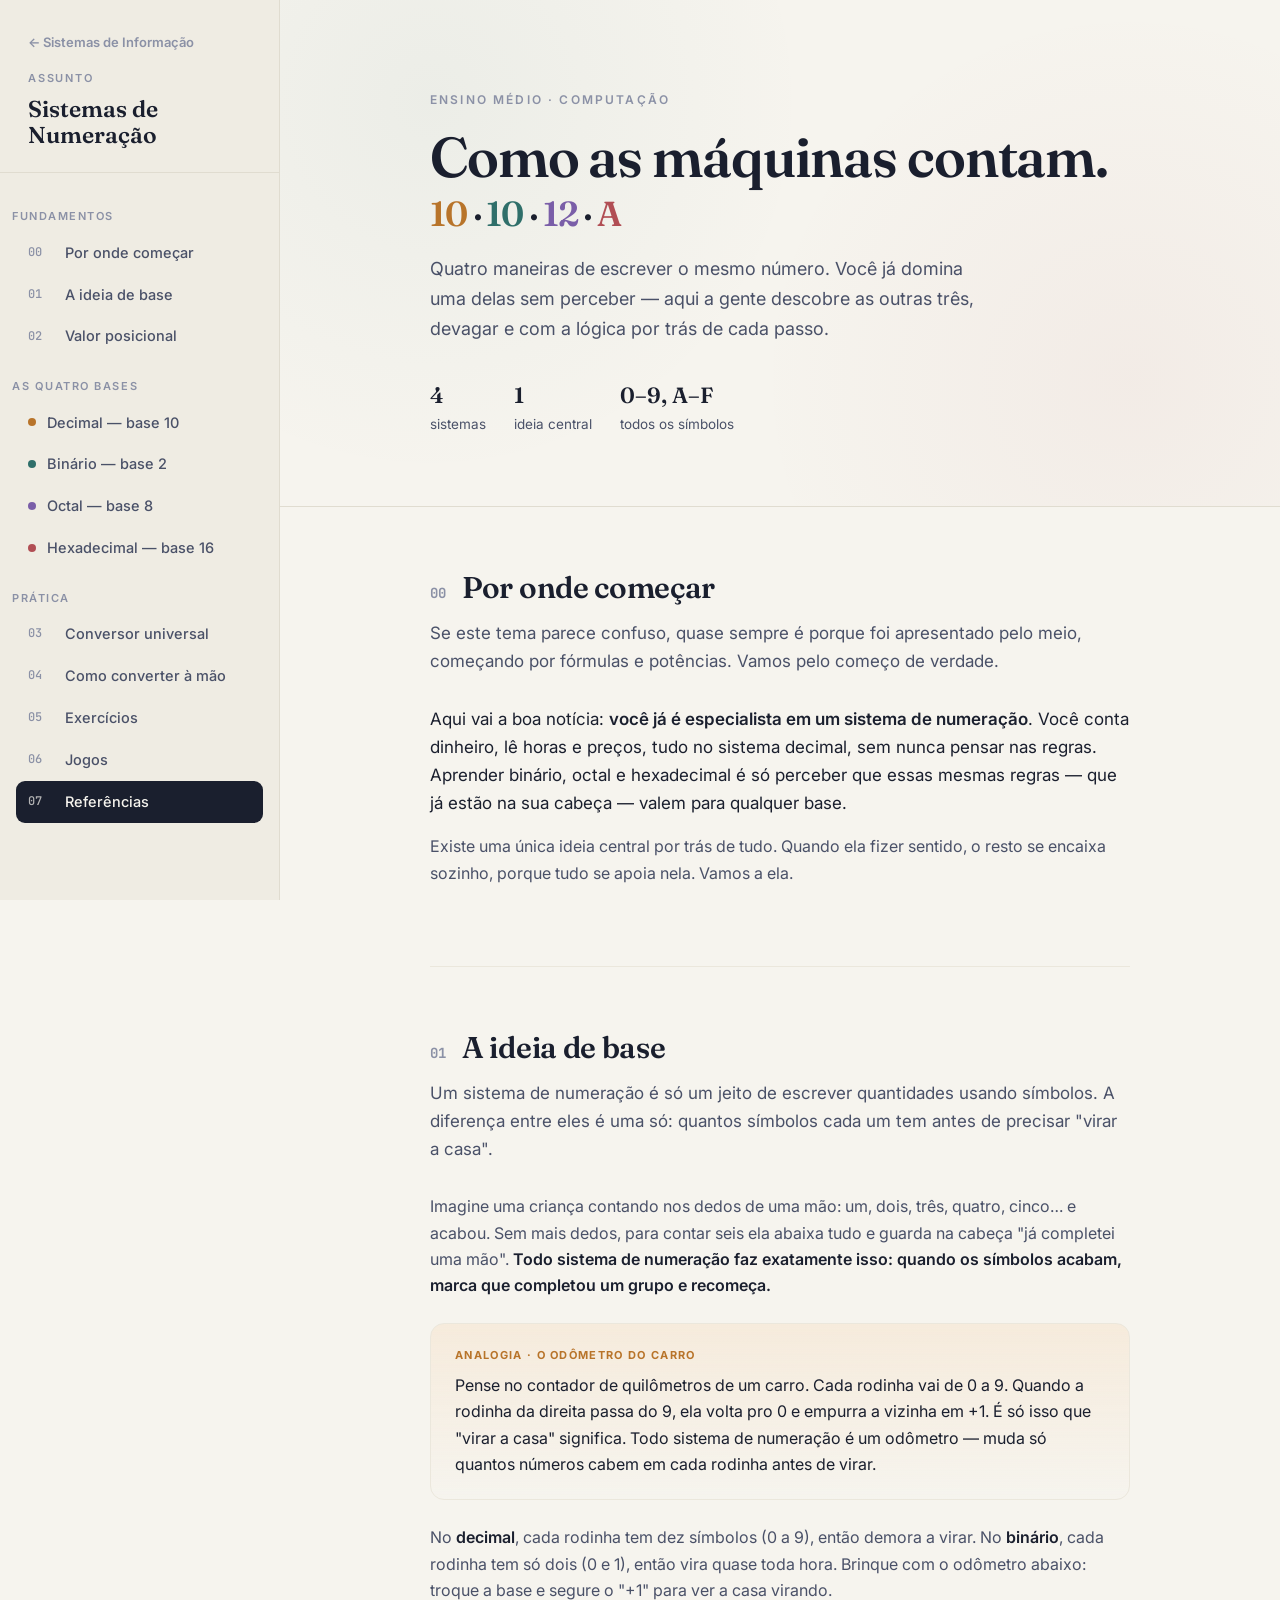
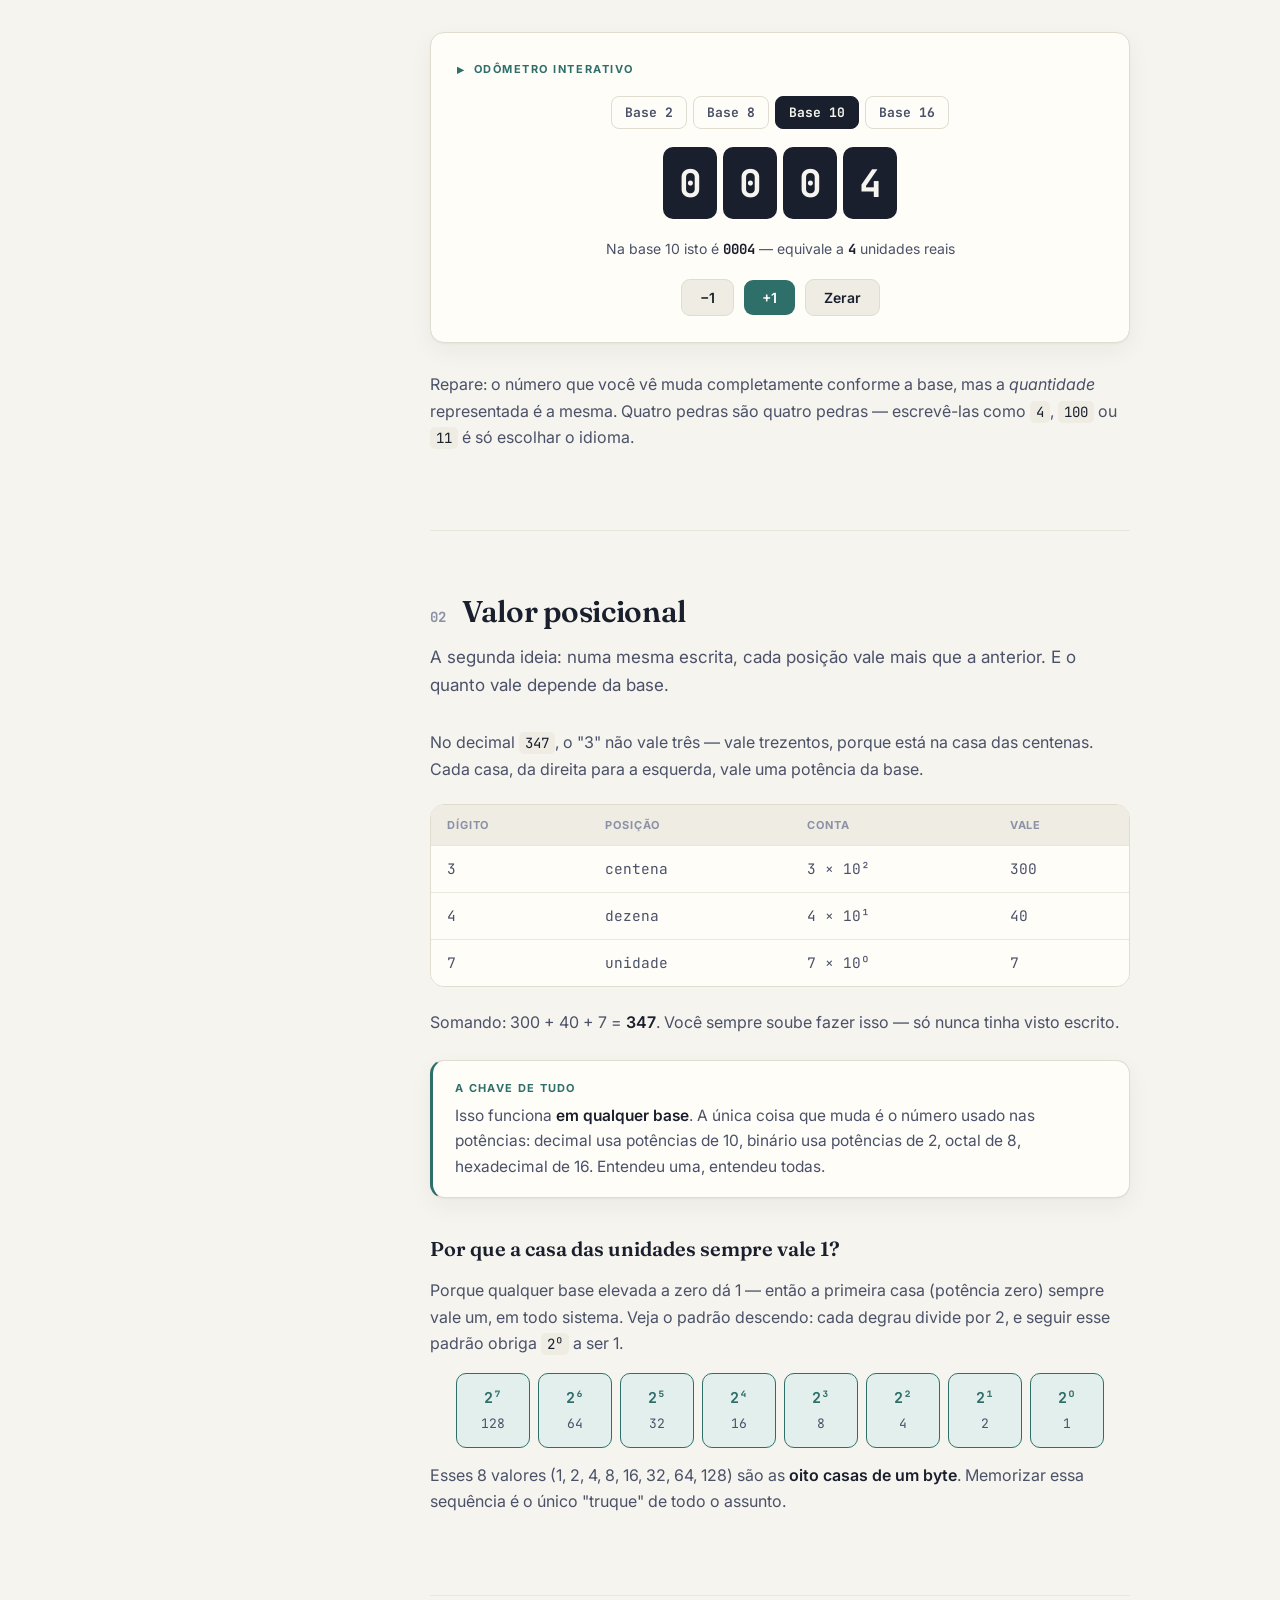
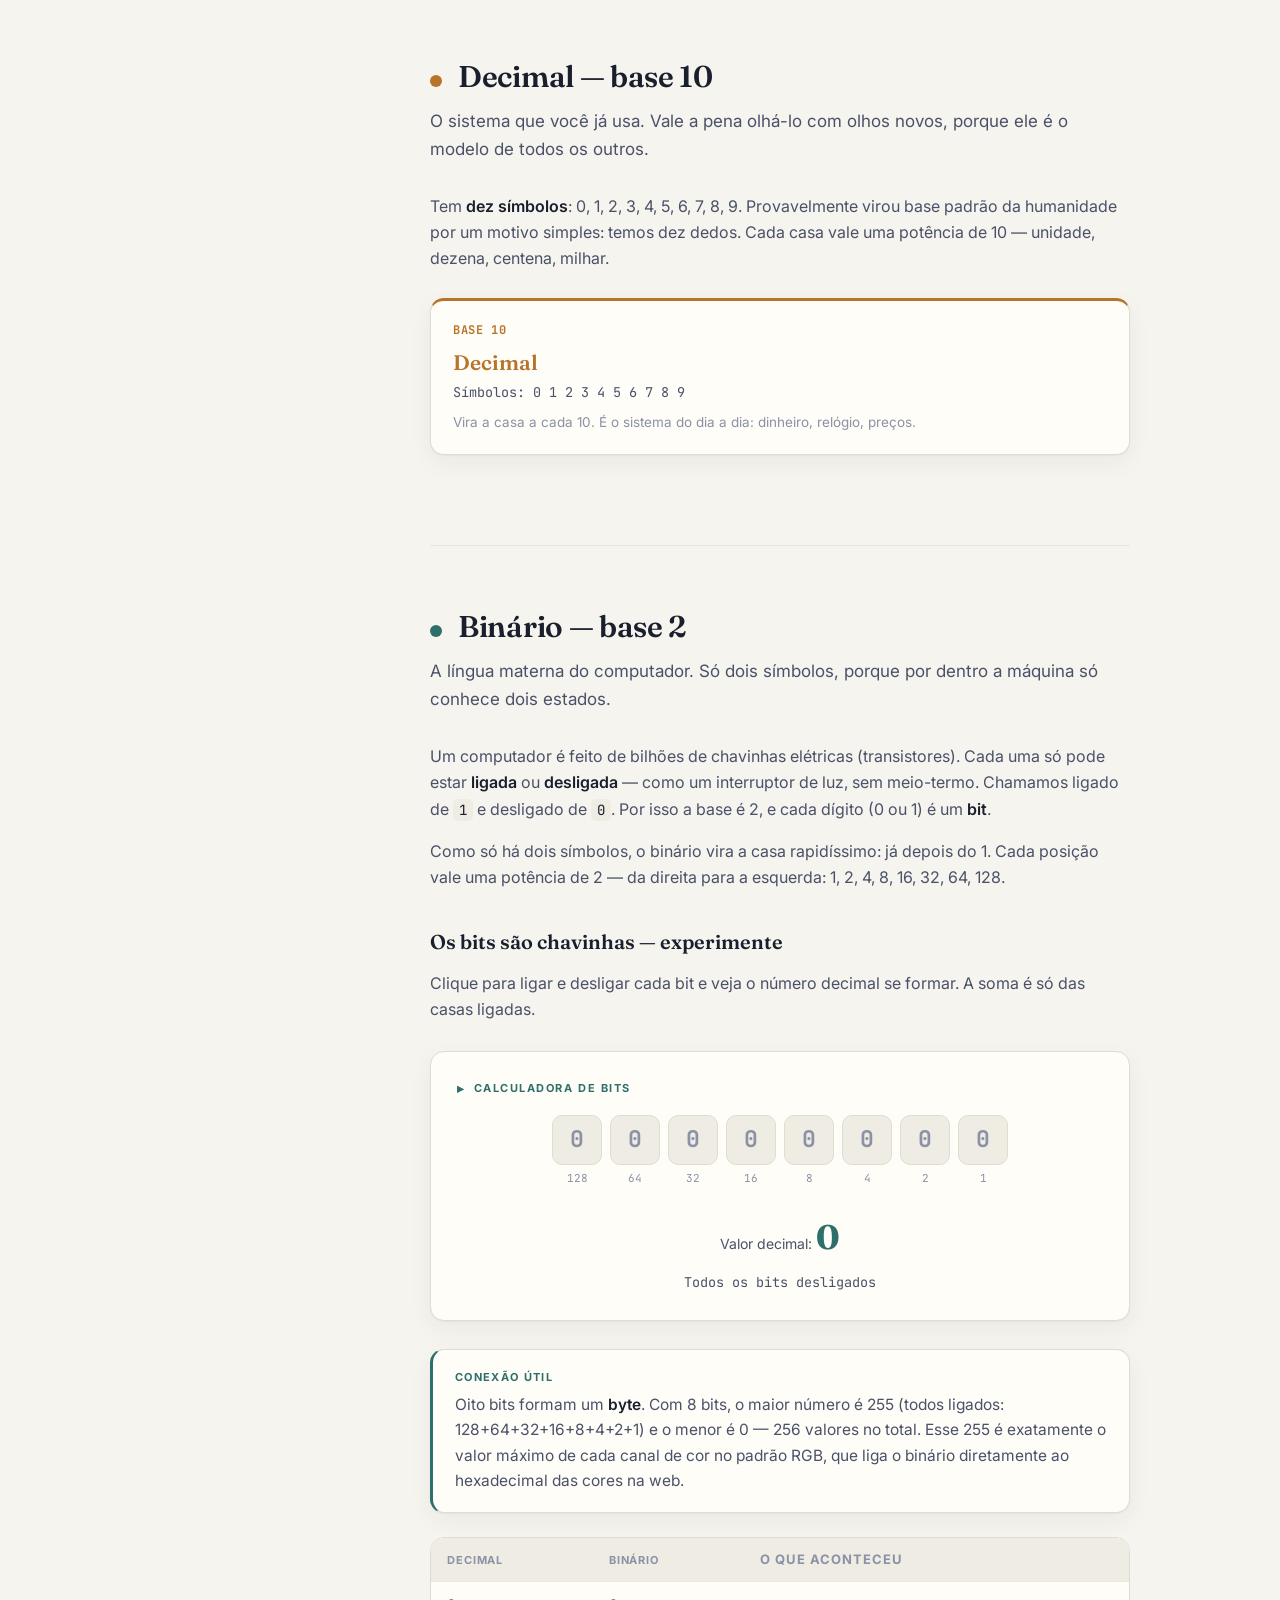
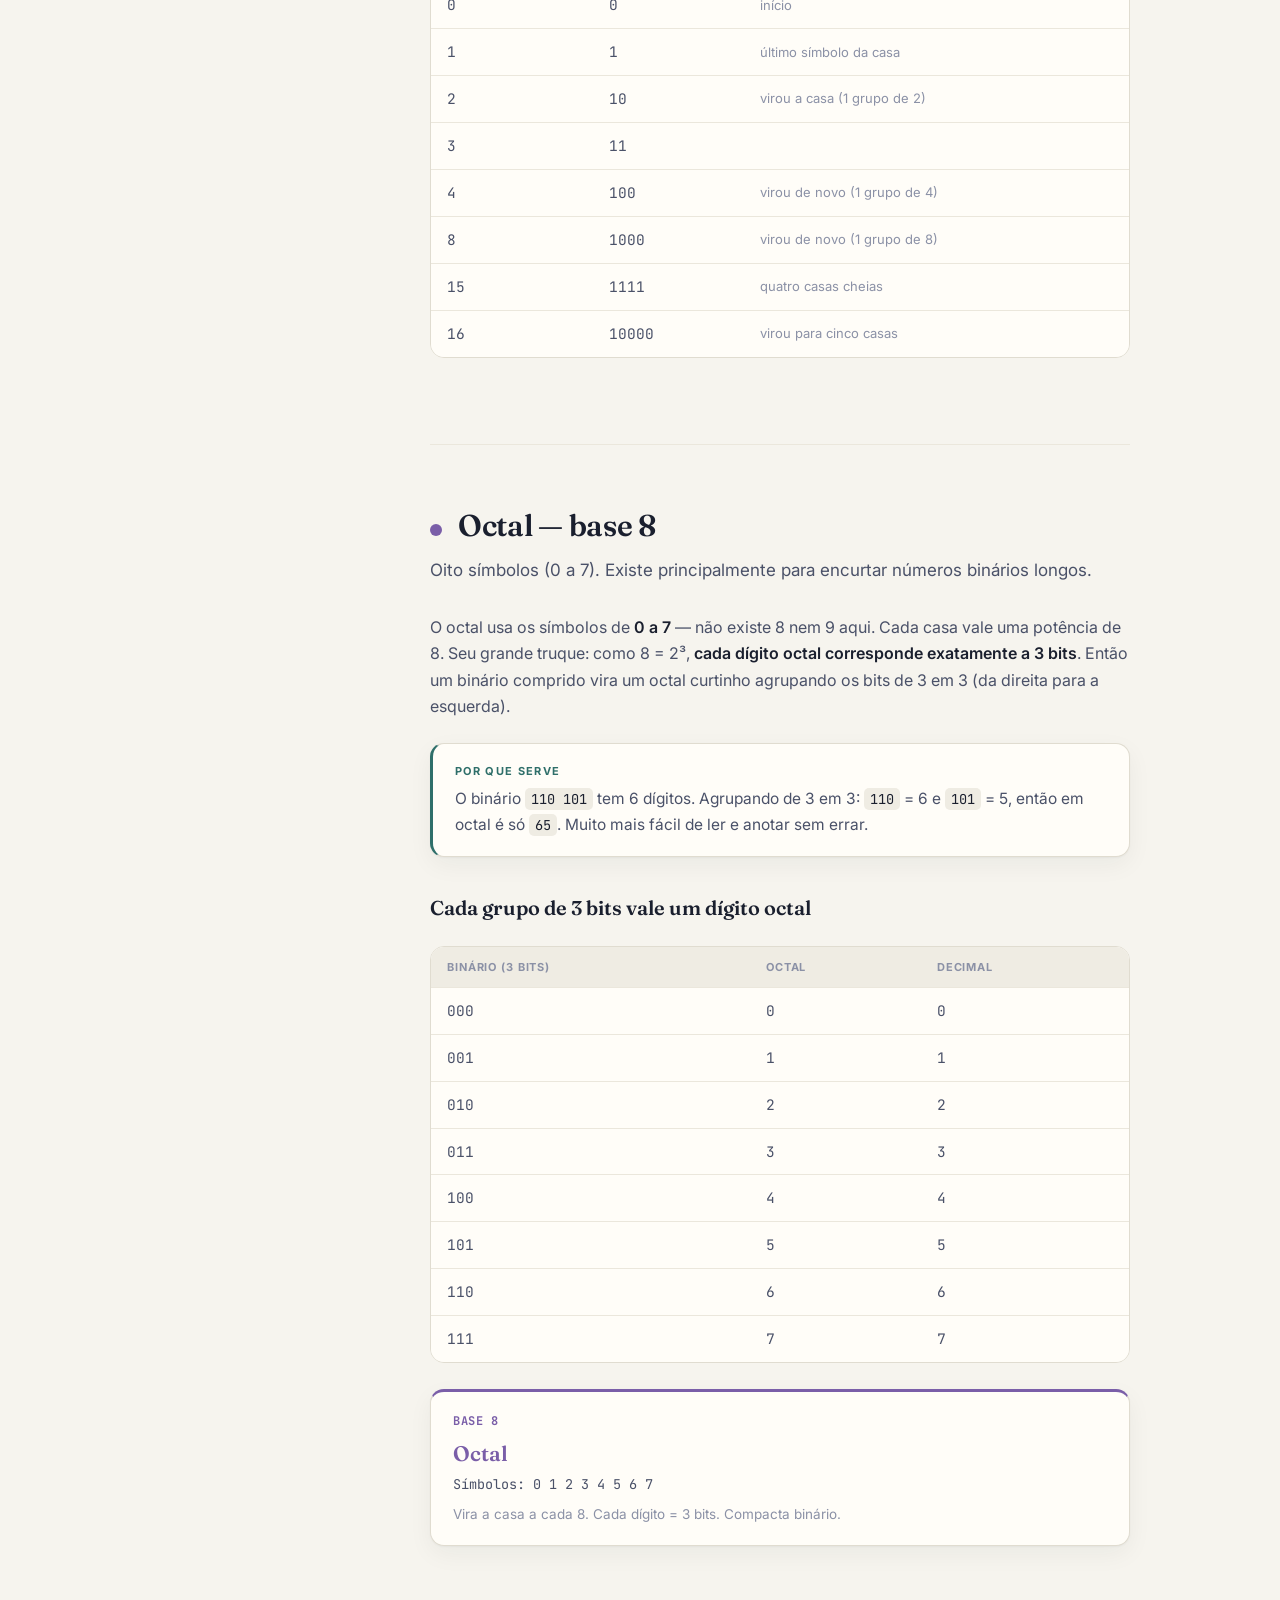
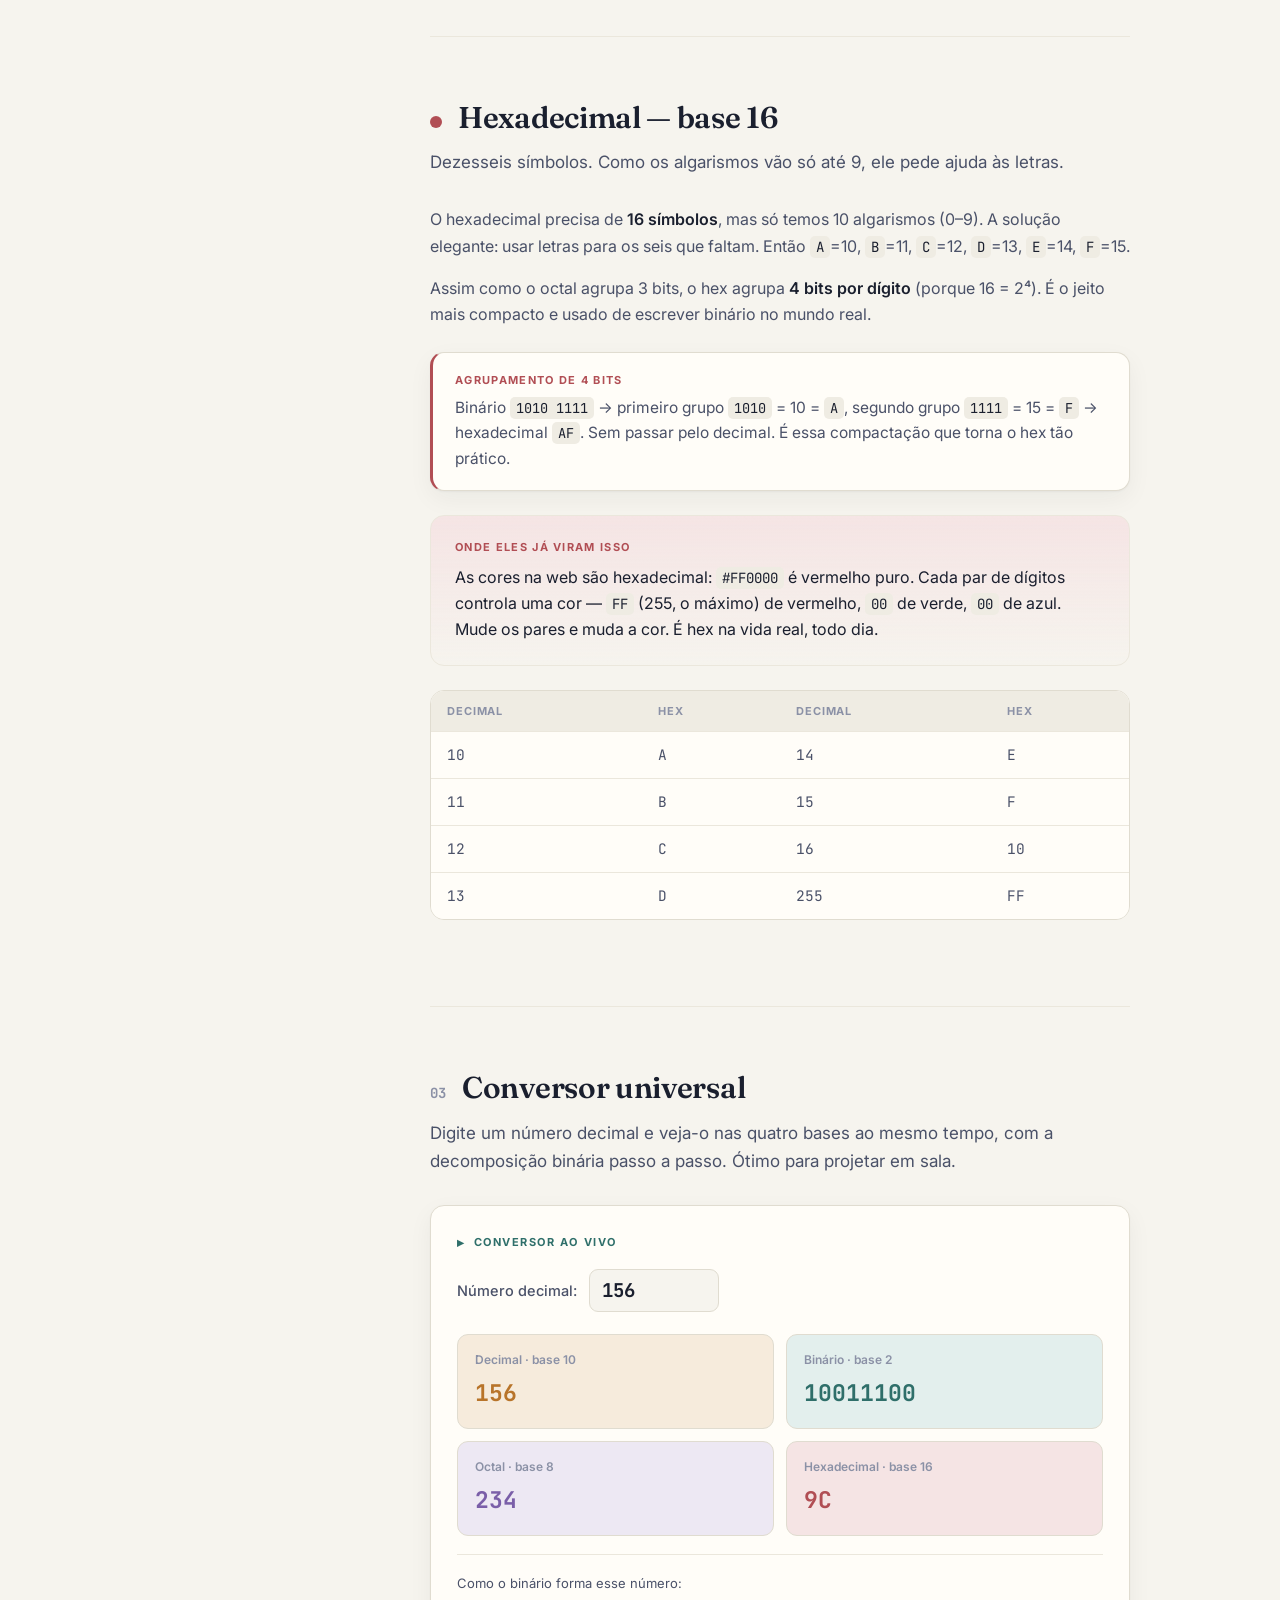
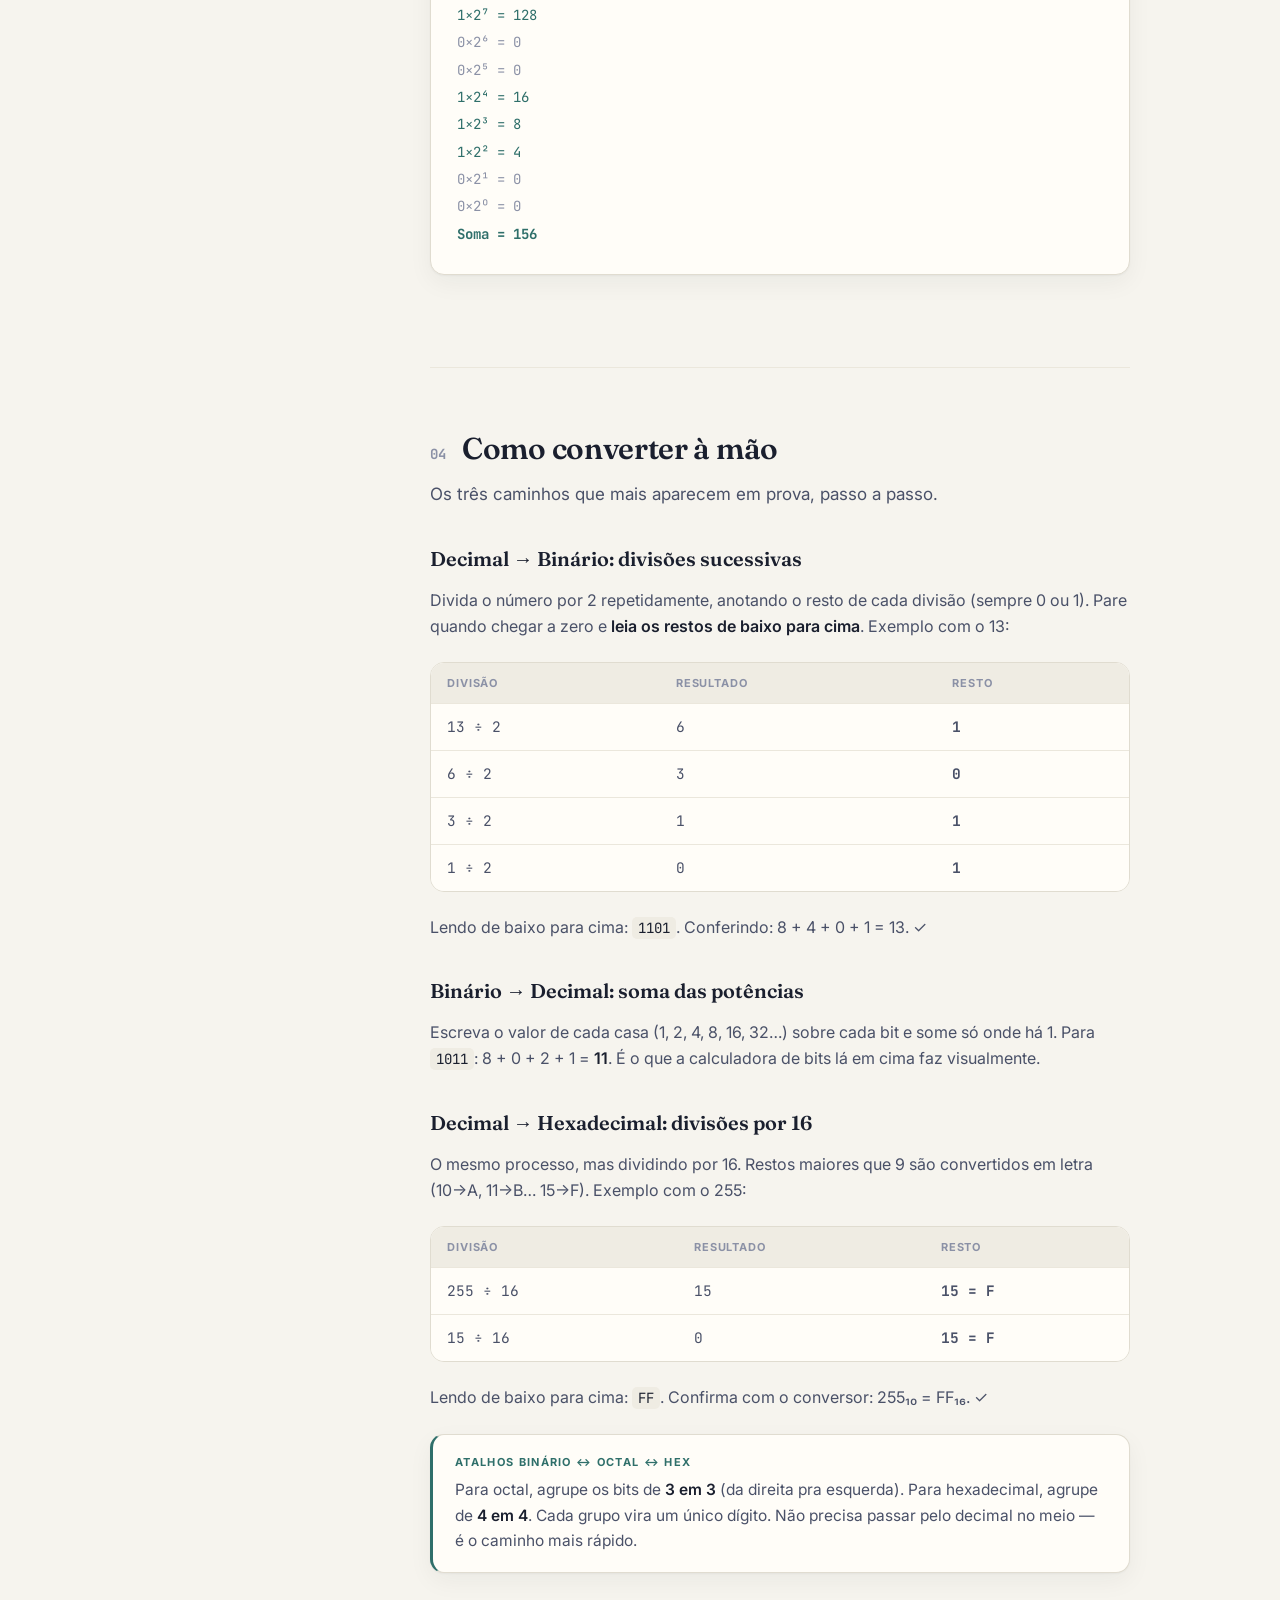
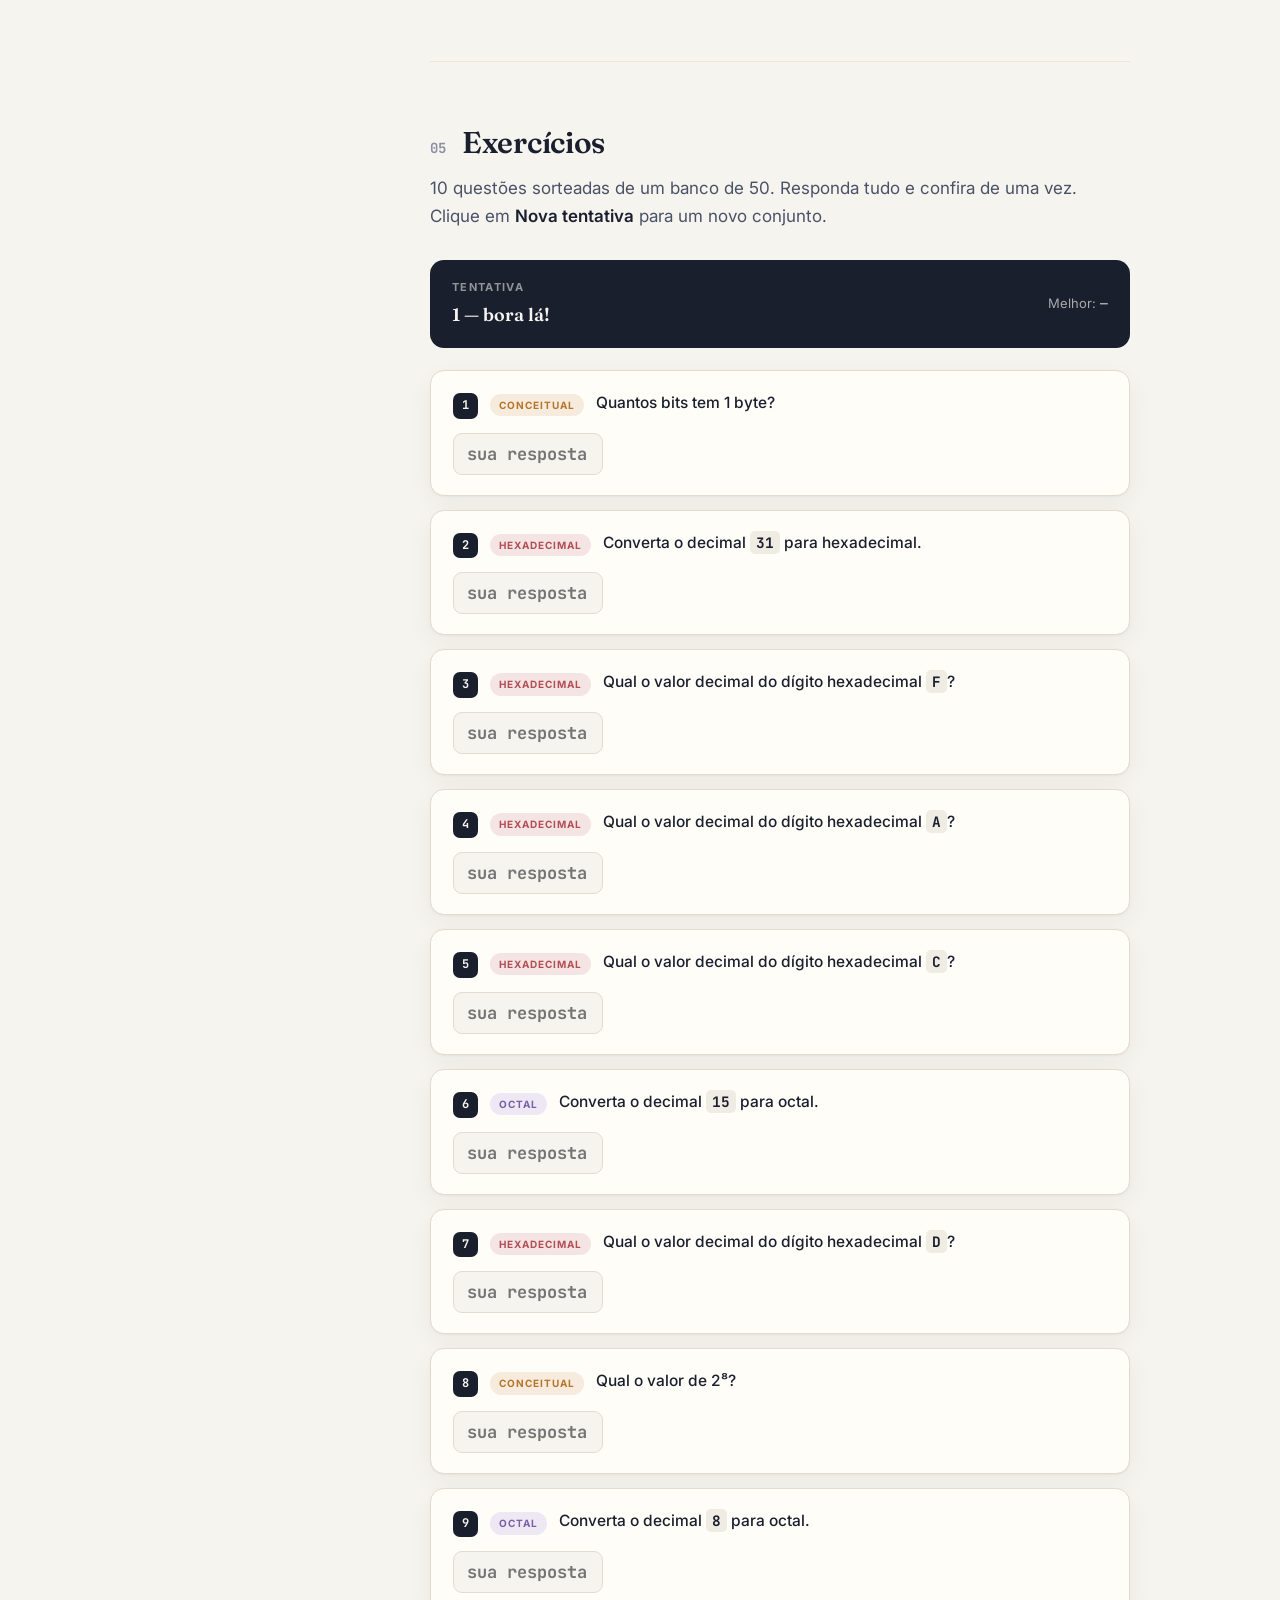
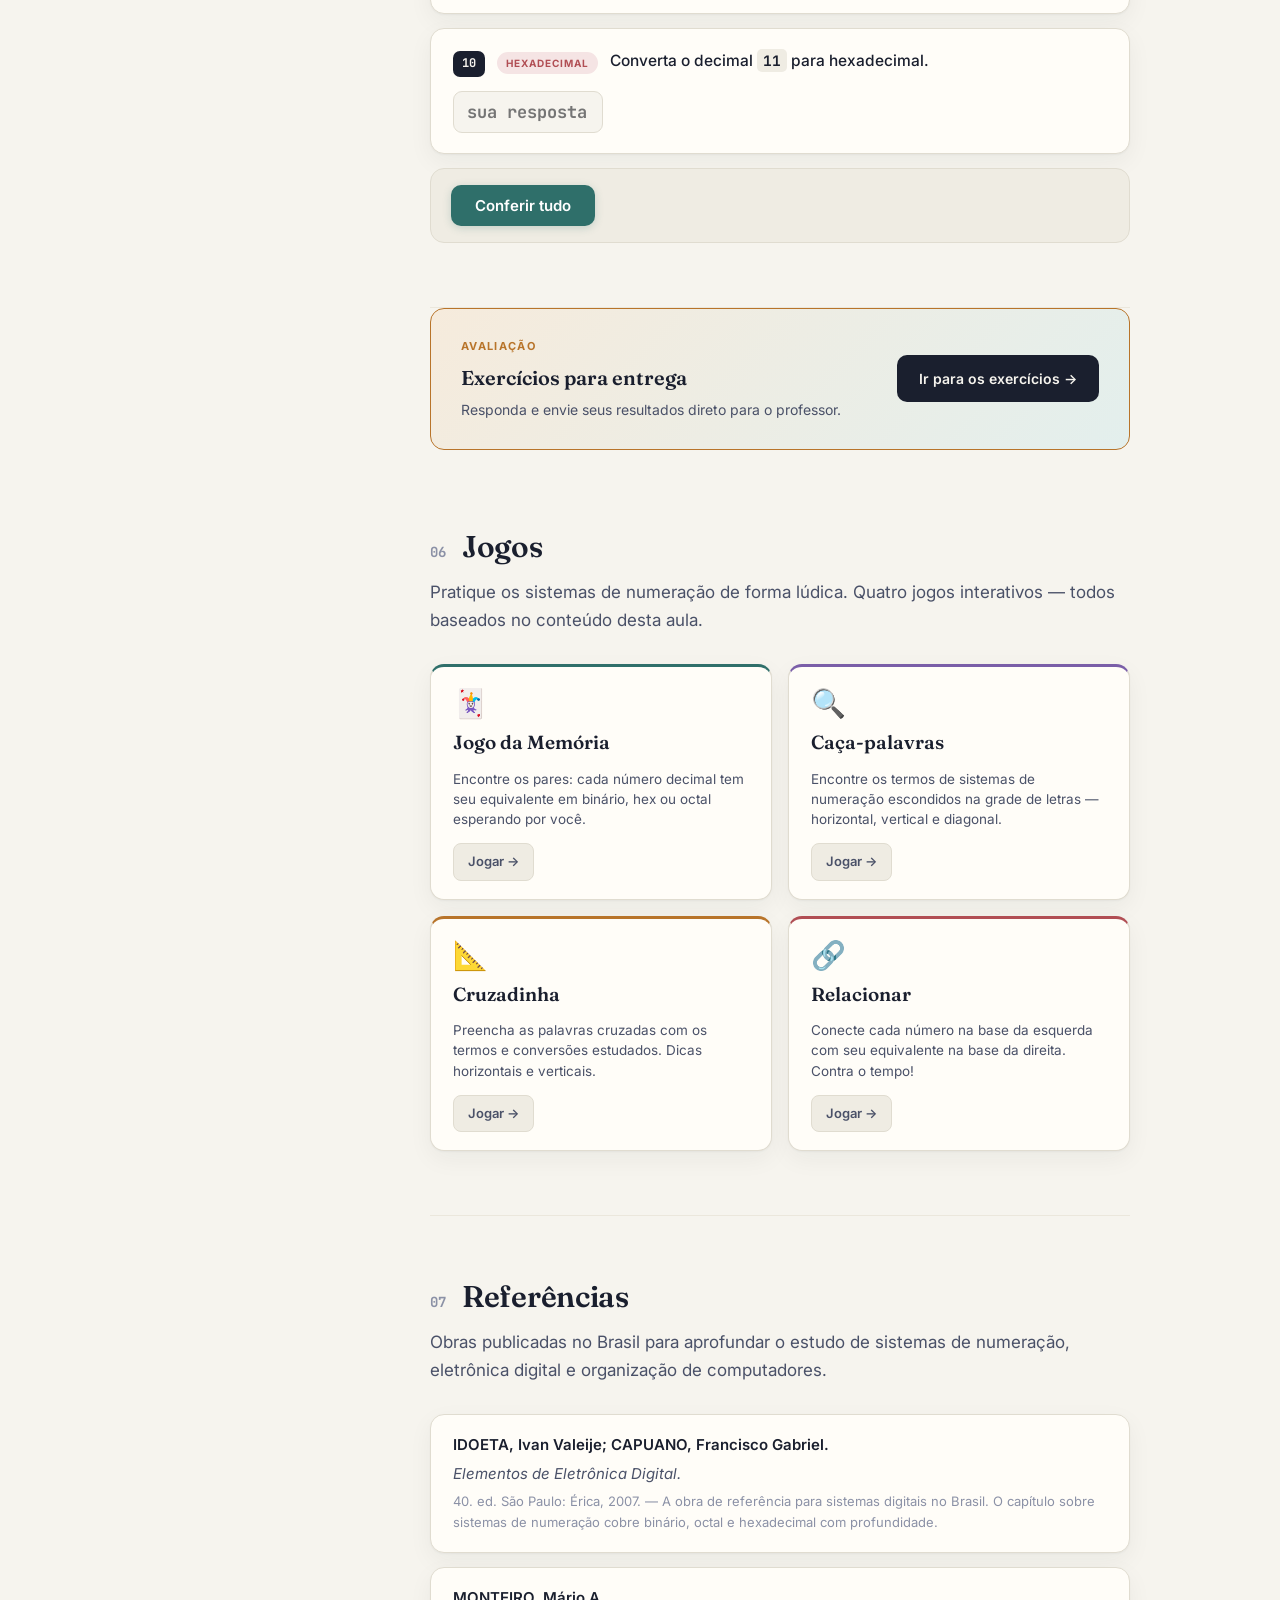
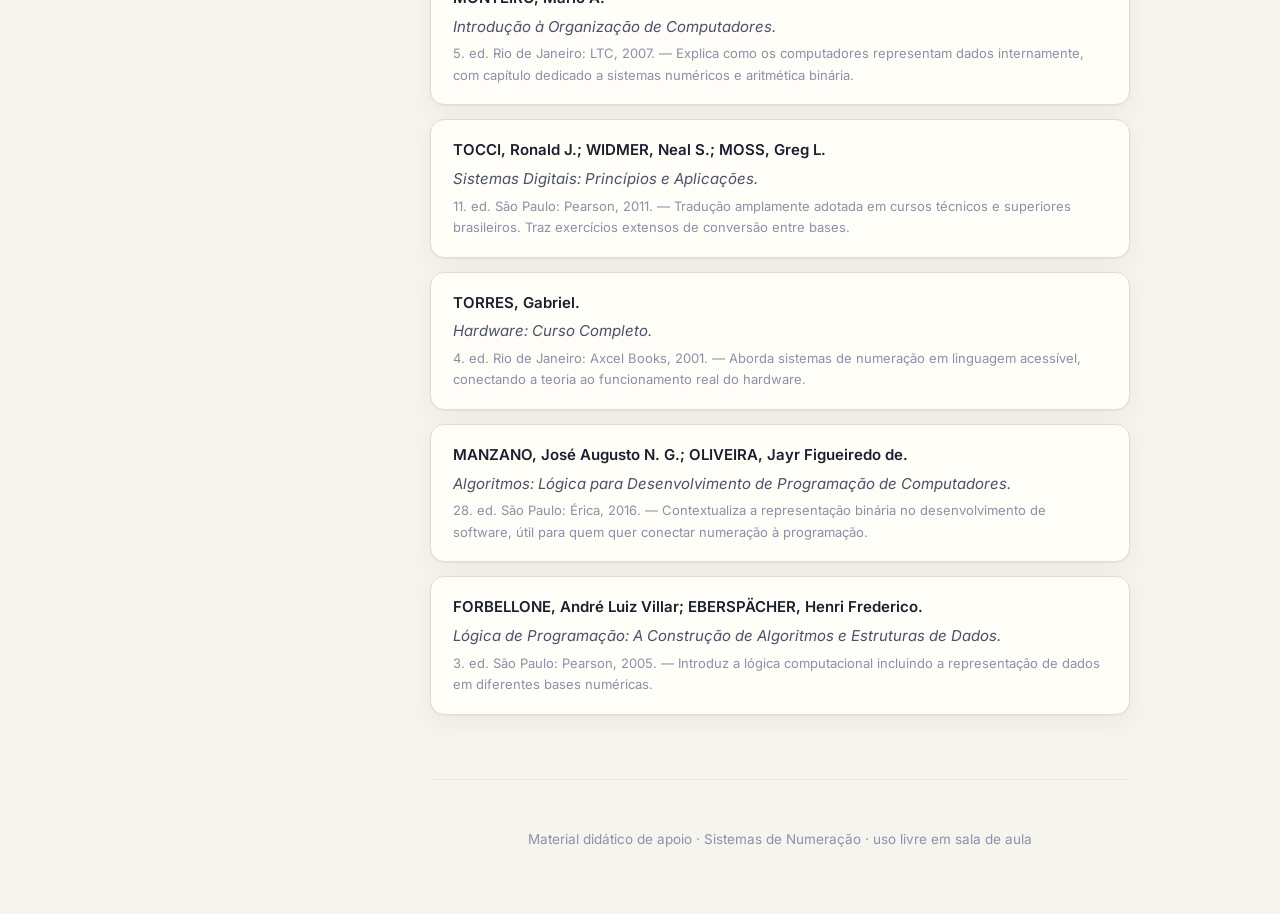
<file: disciplinas/sistemas-numeracao.html>
<!DOCTYPE html>
<html lang="pt-BR">
<head>
<meta charset="UTF-8">
<meta name="viewport" content="width=device-width, initial-scale=1.0">
<title>Sistemas de Numeração — Professor Cassiano</title>
<link rel="stylesheet" href="../assets/style.css">
<style>
  @import url('https://fonts.googleapis.com/css2?family=Fraunces:opsz,wght@9..144,400;9..144,500;9..144,600;9..144,700&family=Inter:wght@400;500;600&family=JetBrains+Mono:wght@400;500;700&display=swap');

  :root{
    --ink:#1a1f2e;
    --ink-soft:#4a5168;
    --ink-faint:#8b91a6;
    --paper:#f6f4ee;
    --paper-2:#efece3;
    --card:#fffdf8;
    --line:#e0dcd0;
    --line-soft:#ebe7dc;
    --bin:#2f6f6a; --bin-bg:#e3efed;
    --oct:#7a5ea8; --oct-bg:#ede8f3;
    --dec:#b8742a; --dec-bg:#f6ebdc;
    --hex:#b14e54; --hex-bg:#f5e4e4;
    --info:#2f6f6a;
    --radius:14px;
    --shadow:0 1px 2px rgba(26,31,46,.04), 0 8px 24px rgba(26,31,46,.05);
  }

  *{box-sizing:border-box;margin:0;padding:0;}
  html{scroll-behavior:smooth;}
  body{font-family:'Inter',sans-serif;background:var(--paper);color:var(--ink);line-height:1.65;-webkit-font-smoothing:antialiased;}
  @media (prefers-reduced-motion:reduce){html{scroll-behavior:auto;}*{animation:none!important;transition:none!important;}}

  /* ---------- LAYOUT ---------- */
  .shell{display:flex;min-height:100vh;}

  .nav{
    width:280px;flex-shrink:0;background:var(--paper-2);border-right:1px solid var(--line);
    padding:32px 0;position:sticky;top:0;height:100vh;overflow-y:auto;
  }
  .nav-brand{padding:0 28px 24px;border-bottom:1px solid var(--line);margin-bottom:20px;}
  .nav-eyebrow{font-size:11px;letter-spacing:.16em;text-transform:uppercase;color:var(--ink-faint);font-weight:600;margin-bottom:8px;}
  .nav-brand h1{font-family:'Fraunces',serif;font-weight:600;font-size:23px;line-height:1.15;color:var(--ink);}
  .nav-section{padding:0 16px;margin-bottom:6px;}
  .nav-label{font-size:11px;letter-spacing:.14em;text-transform:uppercase;color:var(--ink-faint);font-weight:600;padding:14px 12px 6px;}
  .nav a{
    display:flex;align-items:center;gap:11px;padding:9px 12px;border-radius:9px;
    color:var(--ink-soft);text-decoration:none;font-size:14.5px;font-weight:500;transition:background .15s,color .15s;
  }
  .nav a:hover{background:var(--card);color:var(--ink);}
  .nav a.active{background:var(--ink);color:var(--paper);}
  .nav a .dot{width:8px;height:8px;border-radius:50%;flex-shrink:0;}
  .nav a .num{font-family:'JetBrains Mono',monospace;font-size:12px;color:var(--ink-faint);min-width:26px;}
  .nav a.active .num{color:var(--paper);opacity:.7;}

  .main{flex:1;min-width:0;}
  .wrap{max-width:780px;margin:0 auto;padding:0 40px;}

  /* ---------- HERO ---------- */
  .hero{
    padding:90px 0 70px;border-bottom:1px solid var(--line);
    background:
      radial-gradient(circle at 15% 20%, rgba(47,111,106,.05), transparent 40%),
      radial-gradient(circle at 85% 75%, rgba(177,78,84,.05), transparent 40%);
  }
  .hero-eyebrow{font-size:12px;letter-spacing:.18em;text-transform:uppercase;color:var(--ink-faint);font-weight:600;margin-bottom:18px;}
  .hero h2{font-family:'Fraunces',serif;font-weight:600;font-size:clamp(34px,6vw,56px);line-height:1.04;letter-spacing:-.02em;margin-bottom:22px;}
  .hero h2 .glyphs{display:block;margin-top:10px;font-size:.62em;}
  .hero h2 b{font-weight:600;}
  .b1{color:var(--bin);} .b8{color:var(--oct);} .b10{color:var(--dec);} .b16{color:var(--hex);}
  .hero p{font-size:18px;color:var(--ink-soft);max-width:560px;}
  .hero-meta{display:flex;gap:28px;margin-top:34px;flex-wrap:wrap;}
  .hero-meta div{font-size:13.5px;color:var(--ink-soft);}
  .hero-meta b{display:block;font-family:'Fraunces',serif;font-size:22px;color:var(--ink);font-weight:600;}

  /* ---------- SEÇÕES ---------- */
  section{padding:64px 0;border-bottom:1px solid var(--line-soft);scroll-margin-top:20px;}
  .sec-head{display:flex;align-items:baseline;gap:16px;margin-bottom:8px;}
  .sec-num{font-family:'JetBrains Mono',monospace;font-size:14px;font-weight:700;color:var(--ink-faint);}
  .sec-head h3{font-family:'Fraunces',serif;font-weight:600;font-size:30px;letter-spacing:-.01em;line-height:1.1;}
  .sec-lede{font-size:17px;color:var(--ink-soft);margin:14px 0 30px;}
  section h4{font-family:'Fraunces',serif;font-weight:600;font-size:20px;margin:34px 0 12px;}
  section p{margin-bottom:16px;color:var(--ink-soft);font-size:16px;}
  section p strong{color:var(--ink);font-weight:600;}
  .lead-in{color:var(--ink)!important;font-size:17px;}

  .callout{
    background:var(--card);border:1px solid var(--line);border-left:3px solid var(--info);
    border-radius:var(--radius);padding:18px 22px;margin:24px 0;box-shadow:var(--shadow);
  }
  .callout p{margin:0;font-size:15.5px;}
  .callout .tag{font-size:11px;letter-spacing:.12em;text-transform:uppercase;font-weight:700;color:var(--info);margin-bottom:6px;display:block;}

  .analogy{background:linear-gradient(180deg,var(--dec-bg),transparent);border-radius:var(--radius);padding:22px 24px;margin:24px 0;border:1px solid var(--line-soft);}
  .analogy .tag{font-size:11px;letter-spacing:.12em;text-transform:uppercase;font-weight:700;color:var(--dec);margin-bottom:8px;display:block;}
  .analogy p{margin:0;color:var(--ink);}

  code{font-family:'JetBrains Mono',monospace;font-size:.88em;background:var(--paper-2);padding:2px 6px;border-radius:5px;color:var(--ink);}

  .tbl-wrap{overflow-x:auto;margin:22px 0;border-radius:var(--radius);border:1px solid var(--line);}
  table{width:100%;border-collapse:collapse;background:var(--card);font-size:14.5px;}
  th,td{padding:11px 16px;text-align:left;border-bottom:1px solid var(--line-soft);}
  th{font-size:11px;letter-spacing:.08em;text-transform:uppercase;font-weight:700;color:var(--ink-faint);background:var(--paper-2);}
  td{font-family:'JetBrains Mono',monospace;color:var(--ink-soft);}
  tr:last-child td{border-bottom:none;}
  .note-col{font-family:'Inter',sans-serif!important;color:var(--ink-faint);font-size:13px;}

  .bases{display:grid;grid-template-columns:repeat(2,1fr);gap:14px;margin:26px 0;}
  .base-card{border-radius:var(--radius);padding:20px 22px;border:1px solid var(--line);background:var(--card);box-shadow:var(--shadow);}
  .base-card .bn{font-family:'JetBrains Mono',monospace;font-size:12px;font-weight:700;letter-spacing:.05em;}
  .base-card h5{font-family:'Fraunces',serif;font-size:21px;font-weight:600;margin:4px 0 2px;}
  .base-card .sym{font-size:13.5px;color:var(--ink-soft);font-family:'JetBrains Mono',monospace;}
  .base-card .desc{font-size:13.5px;color:var(--ink-faint);margin-top:8px;}
  .base-card.bin{border-top:3px solid var(--bin);} .base-card.bin .bn,.base-card.bin h5{color:var(--bin);}
  .base-card.oct{border-top:3px solid var(--oct);} .base-card.oct .bn,.base-card.oct h5{color:var(--oct);}
  .base-card.dec{border-top:3px solid var(--dec);} .base-card.dec .bn,.base-card.dec h5{color:var(--dec);}
  .base-card.hex{border-top:3px solid var(--hex);} .base-card.hex .bn,.base-card.hex h5{color:var(--hex);}

  /* ---------- INTERATIVOS ---------- */
  .tool{background:var(--card);border:1px solid var(--line);border-radius:var(--radius);padding:26px;margin:28px 0;box-shadow:var(--shadow);}
  .tool-label{font-size:11px;letter-spacing:.14em;text-transform:uppercase;font-weight:700;color:var(--info);margin-bottom:16px;display:flex;align-items:center;gap:8px;}
  .tool-label::before{content:"▸";font-size:13px;}

  .odo{display:flex;flex-direction:column;align-items:center;gap:18px;}
  .odo-display{display:flex;gap:6px;font-family:'JetBrains Mono',monospace;}
  .odo-digit{width:54px;height:72px;border-radius:10px;background:var(--ink);color:var(--paper);font-size:38px;font-weight:700;display:flex;align-items:center;justify-content:center;transition:background .2s;}
  .odo-digit.flip{animation:flip .3s;}
  @keyframes flip{0%{transform:translateY(-6px);background:var(--info);}100%{transform:translateY(0);}}
  .odo-controls{display:flex;gap:10px;align-items:center;flex-wrap:wrap;justify-content:center;}
  .odo-base-pick{display:flex;gap:6px;}
  .odo-base-pick button{font-family:'JetBrains Mono',monospace;font-size:13px;font-weight:700;padding:7px 13px;border-radius:8px;border:1px solid var(--line);background:var(--card);color:var(--ink-soft);cursor:pointer;transition:all .15s;}
  .odo-base-pick button.on{background:var(--ink);color:var(--paper);border-color:var(--ink);}
  .odo-equiv{font-size:14px;color:var(--ink-soft);text-align:center;}
  .odo-equiv b{color:var(--ink);font-family:'JetBrains Mono',monospace;}

  .btn{font-family:'Inter',sans-serif;font-size:14px;font-weight:600;padding:9px 18px;border-radius:9px;border:none;cursor:pointer;background:var(--info);color:#fff;transition:opacity .15s,transform .1s;}
  .btn:hover{opacity:.9;} .btn:active{transform:scale(.97);}
  .btn.ghost{background:var(--paper-2);color:var(--ink);border:1px solid var(--line);}
  .btn:focus-visible{outline:2px solid var(--info);outline-offset:2px;}

  .conv-input{display:flex;align-items:center;gap:12px;margin-bottom:22px;flex-wrap:wrap;}
  .conv-input label{font-size:14.5px;color:var(--ink-soft);font-weight:500;}
  .conv-input input{width:130px;font-family:'JetBrains Mono',monospace;font-size:19px;font-weight:700;padding:8px 12px;border:1px solid var(--line);border-radius:9px;background:var(--paper);color:var(--ink);}
  .conv-input input:focus{outline:2px solid var(--info);outline-offset:1px;border-color:var(--info);}
  .conv-grid{display:grid;grid-template-columns:repeat(2,1fr);gap:12px;margin-bottom:8px;}
  .conv-cell{border-radius:11px;padding:15px 17px;border:1px solid var(--line);}
  .conv-cell .cl{font-size:12px;color:var(--ink-faint);margin-bottom:5px;font-weight:600;}
  .conv-cell .cv{font-family:'JetBrains Mono',monospace;font-size:23px;font-weight:700;word-break:break-all;}
  .conv-cell.bin{background:var(--bin-bg);} .conv-cell.bin .cv{color:var(--bin);}
  .conv-cell.oct{background:var(--oct-bg);} .conv-cell.oct .cv{color:var(--oct);}
  .conv-cell.dec{background:var(--dec-bg);} .conv-cell.dec .cv{color:var(--dec);}
  .conv-cell.hex{background:var(--hex-bg);} .conv-cell.hex .cv{color:var(--hex);}
  .conv-break{margin-top:18px;padding-top:18px;border-top:1px solid var(--line-soft);}
  .conv-break .cl{font-size:13px;color:var(--ink-soft);margin-bottom:8px;}
  .conv-break .bits{font-family:'JetBrains Mono',monospace;font-size:14px;line-height:1.95;}

  .bitrow{display:flex;gap:8px;justify-content:center;flex-wrap:wrap;margin-bottom:22px;}
  .bit{cursor:pointer;text-align:center;user-select:none;}
  .bit .box{width:50px;height:50px;border-radius:10px;display:flex;align-items:center;justify-content:center;font-size:23px;font-weight:700;font-family:'JetBrains Mono',monospace;transition:all .15s;border:1px solid var(--line);background:var(--paper-2);color:var(--ink-faint);}
  .bit.on .box{background:var(--bin-bg);border:2px solid var(--bin);color:var(--bin);}
  .bit .pv{font-size:11px;color:var(--ink-faint);margin-top:4px;font-family:'JetBrains Mono',monospace;}
  .bit-total{text-align:center;}
  .bit-total .lbl{font-size:14px;color:var(--ink-soft);}
  .bit-total .val{font-family:'Fraunces',serif;font-size:34px;font-weight:700;color:var(--bin);}
  .bit-formula{font-family:'JetBrains Mono',monospace;font-size:13.5px;color:var(--ink-soft);text-align:center;margin-top:6px;min-height:18px;}

  .powers{display:flex;gap:8px;flex-wrap:wrap;justify-content:center;margin:8px 0;}
  .pow{background:var(--bin-bg);border:1px solid var(--bin);border-radius:10px;padding:12px 16px;text-align:center;min-width:74px;}
  .pow .e{font-family:'JetBrains Mono',monospace;font-size:15px;font-weight:700;color:var(--bin);}
  .pow .v{font-family:'JetBrains Mono',monospace;font-size:13px;color:var(--ink-soft);margin-top:3px;}

  /* ---------- EXERCÍCIOS ALEATÓRIOS ---------- */
  .ex-header{
    display:flex;align-items:center;justify-content:space-between;
    background:var(--ink);color:var(--paper);border-radius:var(--radius);
    padding:18px 22px;margin-bottom:22px;gap:16px;flex-wrap:wrap;
  }
  .ex-header .left .label{font-size:11px;letter-spacing:.12em;text-transform:uppercase;font-weight:700;opacity:.55;margin-bottom:4px;}
  .ex-header .left .val{font-family:'Fraunces',serif;font-size:18px;font-weight:600;}
  .ex-header .right{display:flex;align-items:center;gap:10px;}
  .ex-header .best{font-size:13px;opacity:.65;}
  .ex-header .best b{font-family:'JetBrains Mono',monospace;opacity:1;color:var(--paper);}

  .q-card{
    background:var(--card);border:1.5px solid var(--line);border-radius:var(--radius);
    padding:20px 22px;margin-bottom:14px;box-shadow:var(--shadow);transition:border-color .2s;
  }
  .q-card.ok{border-color:var(--bin);}
  .q-card.no{border-color:var(--hex);}
  .q-top{display:flex;align-items:flex-start;gap:12px;margin-bottom:14px;}
  .q-num-badge{
    font-family:'JetBrains Mono',monospace;font-size:12px;font-weight:700;
    background:var(--ink);color:var(--paper);border-radius:7px;padding:3px 9px;
    flex-shrink:0;margin-top:2px;transition:background .2s;
  }
  .q-card.ok .q-num-badge{background:var(--bin);}
  .q-card.no .q-num-badge{background:var(--hex);}
  .q-cat{
    font-size:10px;letter-spacing:.1em;text-transform:uppercase;font-weight:700;
    padding:3px 9px;border-radius:20px;flex-shrink:0;margin-top:3px;
  }
  .q-cat.bin{background:var(--bin-bg);color:var(--bin);}
  .q-cat.oct{background:var(--oct-bg);color:var(--oct);}
  .q-cat.hex{background:var(--hex-bg);color:var(--hex);}
  .q-cat.con{background:var(--dec-bg);color:var(--dec);}
  .q-text{font-size:15.5px;color:var(--ink);font-weight:500;line-height:1.5;flex:1;}
  .q-text code{font-size:.93em;font-weight:700;}
  .q-row{display:flex;align-items:center;gap:10px;}
  .q-input{
    font-family:'JetBrains Mono',monospace;font-size:17px;font-weight:700;
    width:150px;padding:9px 13px;border:1.5px solid var(--line);border-radius:9px;
    background:var(--paper);color:var(--ink);transition:border-color .15s;
  }
  .q-input:focus{outline:none;border-color:var(--info);}
  .q-input:disabled{background:var(--paper-2);color:var(--ink-soft);}
  .q-feedback{
    margin-top:12px;padding:10px 14px;border-radius:9px;
    font-size:14px;font-weight:500;display:none;gap:9px;align-items:flex-start;
  }
  .q-feedback.ok{display:flex;background:var(--bin-bg);color:var(--bin);border:1px solid var(--bin);}
  .q-feedback.no{display:flex;background:var(--hex-bg);color:var(--hex);border:1px solid var(--hex);}
  .q-feedback .fi{font-size:15px;flex-shrink:0;margin-top:1px;}
  .q-feedback .fb .sol{display:block;margin-top:3px;font-size:13px;color:var(--ink-soft);font-weight:400;}
  .q-feedback code{background:rgba(255,255,255,.5);}

  .check-bar{
    display:flex;align-items:center;gap:12px;flex-wrap:wrap;
    background:var(--paper-2);border:1px solid var(--line);border-radius:var(--radius);
    padding:16px 20px;margin-top:6px;
  }
  .btn-check{
    font-family:'Inter',sans-serif;font-size:15px;font-weight:600;
    padding:11px 24px;border-radius:10px;border:none;cursor:pointer;
    background:var(--info);color:#fff;transition:opacity .15s,transform .1s;
    box-shadow:0 2px 8px rgba(47,111,106,.22);
  }
  .btn-check:hover{opacity:.9;} .btn-check:active{transform:scale(.97);}
  .btn-check:disabled{opacity:.4;cursor:default;transform:none;}
  .btn-retry{
    font-family:'Inter',sans-serif;font-size:14px;font-weight:600;
    padding:10px 18px;border-radius:10px;cursor:pointer;
    background:var(--paper);color:var(--ink);border:1px solid var(--line);
    transition:background .15s;
  }
  .btn-retry:hover{background:var(--card);}

  .score-strip{
    display:flex;align-items:center;gap:20px;
    background:var(--ink);color:var(--paper);border-radius:var(--radius);
    padding:18px 22px;margin-top:20px;flex-wrap:wrap;
    display:none;
  }
  .score-strip.show{display:flex;}
  .score-big{font-family:'Fraunces',serif;font-size:40px;font-weight:700;line-height:1;}
  .score-sub{font-size:13px;opacity:.55;margin-top:2px;}
  .score-pct{font-family:'JetBrains Mono',monospace;font-size:20px;font-weight:700;margin-left:auto;}
  .score-msg{font-size:14px;opacity:.7;width:100%;margin-top:-4px;}

  /* ---------- PREVIEW DOS JOGOS ---------- */
  .jogos-grid{display:grid;grid-template-columns:repeat(2,1fr);gap:16px;margin-top:4px;}
  .jogo-card{
    background:var(--card);border:1px solid var(--line);border-radius:var(--radius);
    padding:22px 22px 18px;box-shadow:var(--shadow);
    display:flex;flex-direction:column;gap:10px;
    transition:transform .18s,box-shadow .18s,border-color .18s;
    text-decoration:none;color:inherit;
  }
  .jogo-card:hover{transform:translateY(-3px);box-shadow:var(--shadow-lg);}
  .jogo-icon{font-size:28px;line-height:1;}
  .jogo-card h4{font-family:'Fraunces',serif;font-size:19px;font-weight:600;margin:0;}
  .jogo-card p{font-size:13.5px;color:var(--ink-soft);line-height:1.5;flex:1;margin:0;}
  .jogo-link{
    display:inline-flex;align-items:center;gap:6px;
    font-size:13px;font-weight:600;padding:7px 14px;
    border-radius:8px;border:1px solid var(--line);background:var(--paper-2);
    color:var(--ink-soft);width:fit-content;margin-top:4px;
    transition:background .15s,color .15s,border-color .15s;
  }
  .jogo-card:hover .jogo-link{background:var(--bin-bg);color:var(--bin);border-color:var(--bin);}
  .jogo-card.jc-mem{border-top:3px solid var(--bin);}
  .jogo-card.jc-ws {border-top:3px solid var(--oct);}
  .jogo-card.jc-cw {border-top:3px solid var(--dec);}
  .jogo-card.jc-mt {border-top:3px solid var(--hex);}
  @media(max-width:600px){.jogos-grid{grid-template-columns:1fr;}}

  /* ---------- REFERÊNCIAS ---------- */
  .ref-list{list-style:none;padding:0;display:flex;flex-direction:column;gap:14px;margin-top:24px;}
  .ref-item{
    background:var(--card);border:1px solid var(--line);border-radius:var(--radius);
    padding:18px 22px;box-shadow:var(--shadow);
  }
  .ref-authors{font-size:15px;font-weight:600;color:var(--ink);margin-bottom:4px;}
  .ref-title{font-size:15px;color:var(--ink-soft);font-style:italic;}
  .ref-info{font-size:13px;color:var(--ink-faint);margin-top:4px;}

  /* ---------- FOOTER ---------- */
  footer{padding:48px 0 64px;text-align:center;}
  footer p{font-size:13.5px;color:var(--ink-faint);}

  /* ---------- MOBILE ---------- */
  .menu-toggle{display:none;}
  @media (max-width:920px){
    .nav{position:fixed;left:-300px;z-index:50;transition:left .25s;box-shadow:0 0 40px rgba(0,0,0,.15);}
    .nav.open{left:0;}
    .menu-toggle{
      display:flex;align-items:center;gap:8px;position:fixed;top:16px;left:16px;z-index:60;
      background:var(--ink);color:var(--paper);border:none;border-radius:10px;
      padding:10px 15px;font-size:14px;font-weight:600;cursor:pointer;font-family:'Inter',sans-serif;
      box-shadow:var(--shadow);
    }
    .wrap{padding:0 22px;}
    .hero{padding:78px 0 54px;}
    .bases,.conv-grid{grid-template-columns:1fr;}
    .scrim{display:none;position:fixed;inset:0;background:rgba(0,0,0,.3);z-index:40;}
    .scrim.show{display:block;}
    .q-top{flex-wrap:wrap;}
  }
</style>
</head>
<body>

<button class="menu-toggle" onclick="toggleNav()">☰ Seções</button>
<div class="scrim" id="scrim" onclick="toggleNav()"></div>

<div class="shell">
  <!-- NAVEGAÇÃO -->
  <aside class="nav" id="nav">
    <a href="sistemas-de-informacao.html" style="display:flex;align-items:center;gap:8px;text-decoration:none;color:var(--ink-faint);font-size:13px;font-weight:600;padding:0 28px 16px;">← Sistemas de Informação</a>
    <div class="nav-brand">
      <div class="nav-eyebrow">Assunto</div>
      <h1>Sistemas de Numeração</h1>
    </div>
    <nav>
      <div class="nav-label">Fundamentos</div>
      <div class="nav-section">
        <a href="#intro"     class="nav-link"><span class="num">00</span><span>Por onde começar</span></a>
        <a href="#base"      class="nav-link"><span class="num">01</span><span>A ideia de base</span></a>
        <a href="#posicional"class="nav-link"><span class="num">02</span><span>Valor posicional</span></a>
      </div>
      <div class="nav-label">As quatro bases</div>
      <div class="nav-section">
        <a href="#decimal" class="nav-link"><span class="dot" style="background:var(--dec)"></span><span>Decimal — base 10</span></a>
        <a href="#binario" class="nav-link"><span class="dot" style="background:var(--bin)"></span><span>Binário — base 2</span></a>
        <a href="#octal"   class="nav-link"><span class="dot" style="background:var(--oct)"></span><span>Octal — base 8</span></a>
        <a href="#hex"     class="nav-link"><span class="dot" style="background:var(--hex)"></span><span>Hexadecimal — base 16</span></a>
      </div>
      <div class="nav-label">Prática</div>
      <div class="nav-section">
        <a href="#conversor"  class="nav-link"><span class="num">03</span><span>Conversor universal</span></a>
        <a href="#metodos"    class="nav-link"><span class="num">04</span><span>Como converter à mão</span></a>
        <a href="#exercicios" class="nav-link"><span class="num">05</span><span>Exercícios</span></a>
        <a href="#jogos"      class="nav-link"><span class="num">06</span><span>Jogos</span></a>
        <a href="#referencias"class="nav-link"><span class="num">07</span><span>Referências</span></a>
      </div>
    </nav>
  </aside>

  <!-- CONTEÚDO -->
  <main class="main">
    <div class="hero">
      <div class="wrap">
        <div class="hero-eyebrow">Ensino Médio · Computação</div>
        <h2>Como as máquinas contam.
          <span class="glyphs"><b class="b10">10</b> · <b class="b1">10</b> · <b class="b8">12</b> · <b class="b16">A</b></span>
        </h2>
        <p>Quatro maneiras de escrever o mesmo número. Você já domina uma delas sem perceber — aqui a gente descobre as outras três, devagar e com a lógica por trás de cada passo.</p>
        <div class="hero-meta">
          <div><b>4</b> sistemas</div>
          <div><b>1</b> ideia central</div>
          <div><b>0–9, A–F</b> todos os símbolos</div>
        </div>
      </div>
    </div>

    <div class="wrap">

      <!-- 00 INTRO -->
      <section id="intro">
        <div class="sec-head"><span class="sec-num">00</span><h3>Por onde começar</h3></div>
        <p class="sec-lede">Se este tema parece confuso, quase sempre é porque foi apresentado pelo meio, começando por fórmulas e potências. Vamos pelo começo de verdade.</p>
        <p class="lead-in">Aqui vai a boa notícia: <strong>você já é especialista em um sistema de numeração</strong>. Você conta dinheiro, lê horas e preços, tudo no sistema decimal, sem nunca pensar nas regras. Aprender binário, octal e hexadecimal é só perceber que essas mesmas regras — que já estão na sua cabeça — valem para qualquer base.</p>
        <p>Existe uma única ideia central por trás de tudo. Quando ela fizer sentido, o resto se encaixa sozinho, porque tudo se apoia nela. Vamos a ela.</p>
      </section>

      <!-- 01 BASE -->
      <section id="base">
        <div class="sec-head"><span class="sec-num">01</span><h3>A ideia de base</h3></div>
        <p class="sec-lede">Um sistema de numeração é só um jeito de escrever quantidades usando símbolos. A diferença entre eles é uma só: quantos símbolos cada um tem antes de precisar "virar a casa".</p>

        <p>Imagine uma criança contando nos dedos de uma mão: um, dois, três, quatro, cinco… e acabou. Sem mais dedos, para contar seis ela abaixa tudo e guarda na cabeça "já completei uma mão". <strong>Todo sistema de numeração faz exatamente isso: quando os símbolos acabam, marca que completou um grupo e recomeça.</strong></p>

        <div class="analogy">
          <span class="tag">Analogia · o odômetro do carro</span>
          <p>Pense no contador de quilômetros de um carro. Cada rodinha vai de 0 a 9. Quando a rodinha da direita passa do 9, ela volta pro 0 e empurra a vizinha em +1. É só isso que "virar a casa" significa. Todo sistema de numeração é um odômetro — muda só quantos números cabem em cada rodinha antes de virar.</p>
        </div>

        <p>No <strong>decimal</strong>, cada rodinha tem dez símbolos (0 a 9), então demora a virar. No <strong>binário</strong>, cada rodinha tem só dois (0 e 1), então vira quase toda hora. Brinque com o odômetro abaixo: troque a base e segure o "+1" para ver a casa virando.</p>

        <div class="tool">
          <div class="tool-label">Odômetro interativo</div>
          <div class="odo">
            <div class="odo-base-pick" id="odoBase">
              <button data-b="2">Base 2</button>
              <button data-b="8">Base 8</button>
              <button data-b="10" class="on">Base 10</button>
              <button data-b="16">Base 16</button>
            </div>
            <div class="odo-display" id="odoDisplay"></div>
            <div class="odo-equiv" id="odoEquiv"></div>
            <div class="odo-controls">
              <button class="btn ghost" onclick="odoStep(-1)">−1</button>
              <button class="btn" onclick="odoStep(1)">+1</button>
              <button class="btn ghost" onclick="odoReset()">Zerar</button>
            </div>
          </div>
        </div>

        <p>Repare: o número que você vê muda completamente conforme a base, mas a <em>quantidade</em> representada é a mesma. Quatro pedras são quatro pedras — escrevê-las como <code>4</code>, <code>100</code> ou <code>11</code> é só escolhar o idioma.</p>
      </section>

      <!-- 02 POSICIONAL -->
      <section id="posicional">
        <div class="sec-head"><span class="sec-num">02</span><h3>Valor posicional</h3></div>
        <p class="sec-lede">A segunda ideia: numa mesma escrita, cada posição vale mais que a anterior. E o quanto vale depende da base.</p>

        <p>No decimal <code>347</code>, o "3" não vale três — vale trezentos, porque está na casa das centenas. Cada casa, da direita para a esquerda, vale uma potência da base.</p>

        <div class="tbl-wrap">
          <table>
            <thead><tr><th>Dígito</th><th>Posição</th><th>Conta</th><th>Vale</th></tr></thead>
            <tbody>
              <tr><td>3</td><td>centena</td><td>3 × 10²</td><td>300</td></tr>
              <tr><td>4</td><td>dezena</td><td>4 × 10¹</td><td>40</td></tr>
              <tr><td>7</td><td>unidade</td><td>7 × 10⁰</td><td>7</td></tr>
            </tbody>
          </table>
        </div>
        <p>Somando: 300 + 40 + 7 = <strong>347</strong>. Você sempre soube fazer isso — só nunca tinha visto escrito.</p>

        <div class="callout">
          <span class="tag">A chave de tudo</span>
          <p>Isso funciona <strong>em qualquer base</strong>. A única coisa que muda é o número usado nas potências: decimal usa potências de 10, binário usa potências de 2, octal de 8, hexadecimal de 16. Entendeu uma, entendeu todas.</p>
        </div>

        <h4>Por que a casa das unidades sempre vale 1?</h4>
        <p>Porque qualquer base elevada a zero dá 1 — então a primeira casa (potência zero) sempre vale um, em todo sistema. Veja o padrão descendo: cada degrau divide por 2, e seguir esse padrão obriga <code>2⁰</code> a ser 1.</p>
        <div class="powers">
          <div class="pow"><div class="e">2⁷</div><div class="v">128</div></div>
          <div class="pow"><div class="e">2⁶</div><div class="v">64</div></div>
          <div class="pow"><div class="e">2⁵</div><div class="v">32</div></div>
          <div class="pow"><div class="e">2⁴</div><div class="v">16</div></div>
          <div class="pow"><div class="e">2³</div><div class="v">8</div></div>
          <div class="pow"><div class="e">2²</div><div class="v">4</div></div>
          <div class="pow"><div class="e">2¹</div><div class="v">2</div></div>
          <div class="pow"><div class="e">2⁰</div><div class="v">1</div></div>
        </div>
        <p style="margin-top:14px;">Esses 8 valores (1, 2, 4, 8, 16, 32, 64, 128) são as <strong>oito casas de um byte</strong>. Memorizar essa sequência é o único "truque" de todo o assunto.</p>
      </section>

      <!-- DECIMAL -->
      <section id="decimal">
        <div class="sec-head"><span class="dot" style="display:inline-block;width:12px;height:12px;border-radius:50%;background:var(--dec)"></span><h3>Decimal — base 10</h3></div>
        <p class="sec-lede">O sistema que você já usa. Vale a pena olhá-lo com olhos novos, porque ele é o modelo de todos os outros.</p>
        <p>Tem <strong>dez símbolos</strong>: 0, 1, 2, 3, 4, 5, 6, 7, 8, 9. Provavelmente virou base padrão da humanidade por um motivo simples: temos dez dedos. Cada casa vale uma potência de 10 — unidade, dezena, centena, milhar.</p>
        <div class="bases" style="grid-template-columns:1fr;">
          <div class="base-card dec">
            <div class="bn">BASE 10</div>
            <h5>Decimal</h5>
            <div class="sym">Símbolos: 0 1 2 3 4 5 6 7 8 9</div>
            <div class="desc">Vira a casa a cada 10. É o sistema do dia a dia: dinheiro, relógio, preços.</div>
          </div>
        </div>
      </section>

      <!-- BINÁRIO -->
      <section id="binario">
        <div class="sec-head"><span class="dot" style="display:inline-block;width:12px;height:12px;border-radius:50%;background:var(--bin)"></span><h3>Binário — base 2</h3></div>
        <p class="sec-lede">A língua materna do computador. Só dois símbolos, porque por dentro a máquina só conhece dois estados.</p>

        <p>Um computador é feito de bilhões de chavinhas elétricas (transistores). Cada uma só pode estar <strong>ligada</strong> ou <strong>desligada</strong> — como um interruptor de luz, sem meio-termo. Chamamos ligado de <code>1</code> e desligado de <code>0</code>. Por isso a base é 2, e cada dígito (0 ou 1) é um <strong>bit</strong>.</p>

        <p>Como só há dois símbolos, o binário vira a casa rapidíssimo: já depois do 1. Cada posição vale uma potência de 2 — da direita para a esquerda: 1, 2, 4, 8, 16, 32, 64, 128.</p>

        <h4>Os bits são chavinhas — experimente</h4>
        <p>Clique para ligar e desligar cada bit e veja o número decimal se formar. A soma é só das casas ligadas.</p>

        <div class="tool">
          <div class="tool-label">Calculadora de bits</div>
          <div class="bitrow" id="bitRow"></div>
          <div class="bit-total">
            <span class="lbl">Valor decimal: </span><span class="val" id="bitTotal">0</span>
            <div class="bit-formula" id="bitFormula">Todos os bits desligados</div>
          </div>
        </div>

        <div class="callout">
          <span class="tag">Conexão útil</span>
          <p>Oito bits formam um <strong>byte</strong>. Com 8 bits, o maior número é 255 (todos ligados: 128+64+32+16+8+4+2+1) e o menor é 0 — 256 valores no total. Esse 255 é exatamente o valor máximo de cada canal de cor no padrão RGB, que liga o binário diretamente ao hexadecimal das cores na web.</p>
        </div>

        <div class="tbl-wrap">
          <table>
            <thead><tr><th>Decimal</th><th>Binário</th><th class="note-col">O que aconteceu</th></tr></thead>
            <tbody>
              <tr><td>0</td><td>0</td><td class="note-col">início</td></tr>
              <tr><td>1</td><td>1</td><td class="note-col">último símbolo da casa</td></tr>
              <tr><td>2</td><td>10</td><td class="note-col">virou a casa (1 grupo de 2)</td></tr>
              <tr><td>3</td><td>11</td><td class="note-col"></td></tr>
              <tr><td>4</td><td>100</td><td class="note-col">virou de novo (1 grupo de 4)</td></tr>
              <tr><td>8</td><td>1000</td><td class="note-col">virou de novo (1 grupo de 8)</td></tr>
              <tr><td>15</td><td>1111</td><td class="note-col">quatro casas cheias</td></tr>
              <tr><td>16</td><td>10000</td><td class="note-col">virou para cinco casas</td></tr>
            </tbody>
          </table>
        </div>
      </section>

      <!-- OCTAL -->
      <section id="octal">
        <div class="sec-head"><span class="dot" style="display:inline-block;width:12px;height:12px;border-radius:50%;background:var(--oct)"></span><h3>Octal — base 8</h3></div>
        <p class="sec-lede">Oito símbolos (0 a 7). Existe principalmente para encurtar números binários longos.</p>

        <p>O octal usa os símbolos de <strong>0 a 7</strong> — não existe 8 nem 9 aqui. Cada casa vale uma potência de 8. Seu grande truque: como 8 = 2³, <strong>cada dígito octal corresponde exatamente a 3 bits</strong>. Então um binário comprido vira um octal curtinho agrupando os bits de 3 em 3 (da direita para a esquerda).</p>

        <div class="callout">
          <span class="tag">Por que serve</span>
          <p>O binário <code>110 101</code> tem 6 dígitos. Agrupando de 3 em 3: <code>110</code> = 6 e <code>101</code> = 5, então em octal é só <code>65</code>. Muito mais fácil de ler e anotar sem errar.</p>
        </div>

        <h4>Cada grupo de 3 bits vale um dígito octal</h4>

        <div class="tbl-wrap">
          <table>
            <thead><tr><th>Binário (3 bits)</th><th>Octal</th><th>Decimal</th></tr></thead>
            <tbody>
              <tr><td>000</td><td>0</td><td>0</td></tr>
              <tr><td>001</td><td>1</td><td>1</td></tr>
              <tr><td>010</td><td>2</td><td>2</td></tr>
              <tr><td>011</td><td>3</td><td>3</td></tr>
              <tr><td>100</td><td>4</td><td>4</td></tr>
              <tr><td>101</td><td>5</td><td>5</td></tr>
              <tr><td>110</td><td>6</td><td>6</td></tr>
              <tr><td>111</td><td>7</td><td>7</td></tr>
            </tbody>
          </table>
        </div>

        <div class="bases" style="grid-template-columns:1fr;">
          <div class="base-card oct">
            <div class="bn">BASE 8</div>
            <h5>Octal</h5>
            <div class="sym">Símbolos: 0 1 2 3 4 5 6 7</div>
            <div class="desc">Vira a casa a cada 8. Cada dígito = 3 bits. Compacta binário.</div>
          </div>
        </div>
      </section>

      <!-- HEX -->
      <section id="hex">
        <div class="sec-head"><span class="dot" style="display:inline-block;width:12px;height:12px;border-radius:50%;background:var(--hex)"></span><h3>Hexadecimal — base 16</h3></div>
        <p class="sec-lede">Dezesseis símbolos. Como os algarismos vão só até 9, ele pede ajuda às letras.</p>

        <p>O hexadecimal precisa de <strong>16 símbolos</strong>, mas só temos 10 algarismos (0–9). A solução elegante: usar letras para os seis que faltam. Então <code>A</code>=10, <code>B</code>=11, <code>C</code>=12, <code>D</code>=13, <code>E</code>=14, <code>F</code>=15.</p>

        <p>Assim como o octal agrupa 3 bits, o hex agrupa <strong>4 bits por dígito</strong> (porque 16 = 2⁴). É o jeito mais compacto e usado de escrever binário no mundo real.</p>

        <div class="callout" style="border-left-color:var(--hex);">
          <span class="tag" style="color:var(--hex)">Agrupamento de 4 bits</span>
          <p>Binário <code>1010 1111</code> → primeiro grupo <code>1010</code> = 10 = <code>A</code>, segundo grupo <code>1111</code> = 15 = <code>F</code> → hexadecimal <code>AF</code>. Sem passar pelo decimal. É essa compactação que torna o hex tão prático.</p>
        </div>

        <div class="analogy" style="background:linear-gradient(180deg,var(--hex-bg),transparent);">
          <span class="tag" style="color:var(--hex)">Onde eles já viram isso</span>
          <p>As cores na web são hexadecimal: <code>#FF0000</code> é vermelho puro. Cada par de dígitos controla uma cor — <code>FF</code> (255, o máximo) de vermelho, <code>00</code> de verde, <code>00</code> de azul. Mude os pares e muda a cor. É hex na vida real, todo dia.</p>
        </div>

        <div class="tbl-wrap">
          <table>
            <thead><tr><th>Decimal</th><th>Hex</th><th>Decimal</th><th>Hex</th></tr></thead>
            <tbody>
              <tr><td>10</td><td>A</td><td>14</td><td>E</td></tr>
              <tr><td>11</td><td>B</td><td>15</td><td>F</td></tr>
              <tr><td>12</td><td>C</td><td>16</td><td>10</td></tr>
              <tr><td>13</td><td>D</td><td>255</td><td>FF</td></tr>
            </tbody>
          </table>
        </div>
      </section>

      <!-- CONVERSOR -->
      <section id="conversor">
        <div class="sec-head"><span class="sec-num">03</span><h3>Conversor universal</h3></div>
        <p class="sec-lede">Digite um número decimal e veja-o nas quatro bases ao mesmo tempo, com a decomposição binária passo a passo. Ótimo para projetar em sala.</p>
        <div class="tool">
          <div class="tool-label">Conversor ao vivo</div>
          <div class="conv-input">
            <label for="convDec">Número decimal:</label>
            <input type="number" id="convDec" value="156" min="0" max="65535">
          </div>
          <div class="conv-grid">
            <div class="conv-cell dec"><div class="cl">Decimal · base 10</div><div class="cv" id="cvDec">156</div></div>
            <div class="conv-cell bin"><div class="cl">Binário · base 2</div><div class="cv" id="cvBin">10011100</div></div>
            <div class="conv-cell oct"><div class="cl">Octal · base 8</div><div class="cv" id="cvOct">234</div></div>
            <div class="conv-cell hex"><div class="cl">Hexadecimal · base 16</div><div class="cv" id="cvHex">9C</div></div>
          </div>
          <div class="conv-break">
            <div class="cl">Como o binário forma esse número:</div>
            <div class="bits" id="cvBreak"></div>
          </div>
        </div>
      </section>

      <!-- MÉTODOS -->
      <section id="metodos">
        <div class="sec-head"><span class="sec-num">04</span><h3>Como converter à mão</h3></div>
        <p class="sec-lede">Os três caminhos que mais aparecem em prova, passo a passo.</p>

        <h4>Decimal → Binário: divisões sucessivas</h4>
        <p>Divida o número por 2 repetidamente, anotando o resto de cada divisão (sempre 0 ou 1). Pare quando chegar a zero e <strong>leia os restos de baixo para cima</strong>. Exemplo com o 13:</p>
        <div class="tbl-wrap">
          <table>
            <thead><tr><th>Divisão</th><th>Resultado</th><th>Resto</th></tr></thead>
            <tbody>
              <tr><td>13 ÷ 2</td><td>6</td><td><strong>1</strong></td></tr>
              <tr><td>6 ÷ 2</td><td>3</td><td><strong>0</strong></td></tr>
              <tr><td>3 ÷ 2</td><td>1</td><td><strong>1</strong></td></tr>
              <tr><td>1 ÷ 2</td><td>0</td><td><strong>1</strong></td></tr>
            </tbody>
          </table>
        </div>
        <p>Lendo de baixo para cima: <code>1101</code>. Conferindo: 8 + 4 + 0 + 1 = 13. ✓</p>

        <h4>Binário → Decimal: soma das potências</h4>
        <p>Escreva o valor de cada casa (1, 2, 4, 8, 16, 32…) sobre cada bit e some só onde há 1. Para <code>1011</code>: 8 + 0 + 2 + 1 = <strong>11</strong>. É o que a calculadora de bits lá em cima faz visualmente.</p>

        <h4>Decimal → Hexadecimal: divisões por 16</h4>
        <p>O mesmo processo, mas dividindo por 16. Restos maiores que 9 são convertidos em letra (10→A, 11→B… 15→F). Exemplo com o 255:</p>
        <div class="tbl-wrap">
          <table>
            <thead><tr><th>Divisão</th><th>Resultado</th><th>Resto</th></tr></thead>
            <tbody>
              <tr><td>255 ÷ 16</td><td>15</td><td><strong>15 = F</strong></td></tr>
              <tr><td>15 ÷ 16</td><td>0</td><td><strong>15 = F</strong></td></tr>
            </tbody>
          </table>
        </div>
        <p>Lendo de baixo para cima: <code>FF</code>. Confirma com o conversor: 255₁₀ = FF₁₆. ✓</p>

        <div class="callout">
          <span class="tag">Atalhos binário ↔ octal ↔ hex</span>
          <p>Para octal, agrupe os bits de <strong>3 em 3</strong> (da direita pra esquerda). Para hexadecimal, agrupe de <strong>4 em 4</strong>. Cada grupo vira um único dígito. Não precisa passar pelo decimal no meio — é o caminho mais rápido.</p>
        </div>
      </section>

      <!-- EXERCÍCIOS -->
      <section id="exercicios">
        <div class="sec-head"><span class="sec-num">05</span><h3>Exercícios</h3></div>
        <p class="sec-lede">10 questões sorteadas de um banco de 50. Responda tudo e confira de uma vez. Clique em <strong>Nova tentativa</strong> para um novo conjunto.</p>

        <!-- cabeçalho da rodada -->
        <div class="ex-header">
          <div class="left">
            <div class="label">Tentativa</div>
            <div class="val" id="attemptLabel">1 de muitas — bora lá!</div>
          </div>
          <div class="right">
            <span class="best">Melhor: <b id="bestScore">—</b></span>
          </div>
        </div>

        <!-- lista de questões -->
        <div id="qList"></div>

        <!-- barra de ação -->
        <div class="check-bar">
          <button class="btn-check" id="btnCheck" onclick="checkAll()">Conferir tudo</button>
          <button class="btn-retry" id="btnRetry" onclick="retry()" style="display:none">↺ Nova tentativa</button>
        </div>

        <!-- painel de pontuação -->
        <div class="score-strip" id="scoreStrip">
          <div>
            <div class="score-big" id="scoreNum">—</div>
            <div class="score-sub">certas de 10</div>
          </div>
          <div class="score-pct" id="scorePct"></div>
          <div class="score-msg" id="scoreMsg"></div>
        </div>
      </section>

      <!-- CTA entrega -->
      <div style="
        background:linear-gradient(135deg,var(--dec-bg),var(--bin-bg));
        border:1.5px solid var(--dec);border-radius:var(--radius);
        padding:28px 30px;margin:0 0 16px;
        display:flex;align-items:center;justify-content:space-between;
        gap:20px;flex-wrap:wrap;
      ">
        <div>
          <div style="font-size:11px;letter-spacing:.12em;text-transform:uppercase;font-weight:700;color:var(--dec);margin-bottom:6px;">Avaliação</div>
          <div style="font-family:'Fraunces',serif;font-size:20px;font-weight:600;color:var(--ink);margin-bottom:4px;">Exercícios para entrega</div>
          <div style="font-size:14px;color:var(--ink-soft);">Responda e envie seus resultados direto para o professor.</div>
        </div>
        <a href="exercicios-numeracao.html" style="
          display:inline-flex;align-items:center;gap:8px;
          background:var(--ink);color:var(--paper);text-decoration:none;
          padding:12px 22px;border-radius:10px;font-size:14px;font-weight:600;
          white-space:nowrap;transition:opacity .15s;
        " onmouseover="this.style.opacity='.85'" onmouseout="this.style.opacity='1'">
          Ir para os exercícios →
        </a>
      </div>

      <!-- JOGOS -->
      <section id="jogos">
        <div class="sec-head"><span class="sec-num">06</span><h3>Jogos</h3></div>
        <p class="sec-lede">Pratique os sistemas de numeração de forma lúdica. Quatro jogos interativos — todos baseados no conteúdo desta aula.</p>
        <div class="jogos-grid">
          <a href="jogos-numeracao.html#memoria" class="jogo-card jc-mem">
            <span class="jogo-icon">🃏</span>
            <h4>Jogo da Memória</h4>
            <p>Encontre os pares: cada número decimal tem seu equivalente em binário, hex ou octal esperando por você.</p>
            <span class="jogo-link">Jogar →</span>
          </a>
          <a href="jogos-numeracao.html#cacapalavras" class="jogo-card jc-ws">
            <span class="jogo-icon">🔍</span>
            <h4>Caça-palavras</h4>
            <p>Encontre os termos de sistemas de numeração escondidos na grade de letras — horizontal, vertical e diagonal.</p>
            <span class="jogo-link">Jogar →</span>
          </a>
          <a href="jogos-numeracao.html#cruzadinha" class="jogo-card jc-cw">
            <span class="jogo-icon">📐</span>
            <h4>Cruzadinha</h4>
            <p>Preencha as palavras cruzadas com os termos e conversões estudados. Dicas horizontais e verticais.</p>
            <span class="jogo-link">Jogar →</span>
          </a>
          <a href="jogos-numeracao.html#relacionar" class="jogo-card jc-mt">
            <span class="jogo-icon">🔗</span>
            <h4>Relacionar</h4>
            <p>Conecte cada número na base da esquerda com seu equivalente na base da direita. Contra o tempo!</p>
            <span class="jogo-link">Jogar →</span>
          </a>
        </div>
      </section>

      <!-- REFERÊNCIAS -->
      <section id="referencias">
        <div class="sec-head"><span class="sec-num">07</span><h3>Referências</h3></div>
        <p class="sec-lede">Obras publicadas no Brasil para aprofundar o estudo de sistemas de numeração, eletrônica digital e organização de computadores.</p>

        <ul class="ref-list">
          <li class="ref-item">
            <div class="ref-authors">IDOETA, Ivan Valeije; CAPUANO, Francisco Gabriel.</div>
            <div class="ref-title">Elementos de Eletrônica Digital.</div>
            <div class="ref-info">40. ed. São Paulo: Érica, 2007. — A obra de referência para sistemas digitais no Brasil. O capítulo sobre sistemas de numeração cobre binário, octal e hexadecimal com profundidade.</div>
          </li>
          <li class="ref-item">
            <div class="ref-authors">MONTEIRO, Mário A.</div>
            <div class="ref-title">Introdução à Organização de Computadores.</div>
            <div class="ref-info">5. ed. Rio de Janeiro: LTC, 2007. — Explica como os computadores representam dados internamente, com capítulo dedicado a sistemas numéricos e aritmética binária.</div>
          </li>
          <li class="ref-item">
            <div class="ref-authors">TOCCI, Ronald J.; WIDMER, Neal S.; MOSS, Greg L.</div>
            <div class="ref-title">Sistemas Digitais: Princípios e Aplicações.</div>
            <div class="ref-info">11. ed. São Paulo: Pearson, 2011. — Tradução amplamente adotada em cursos técnicos e superiores brasileiros. Traz exercícios extensos de conversão entre bases.</div>
          </li>
          <li class="ref-item">
            <div class="ref-authors">TORRES, Gabriel.</div>
            <div class="ref-title">Hardware: Curso Completo.</div>
            <div class="ref-info">4. ed. Rio de Janeiro: Axcel Books, 2001. — Aborda sistemas de numeração em linguagem acessível, conectando a teoria ao funcionamento real do hardware.</div>
          </li>
          <li class="ref-item">
            <div class="ref-authors">MANZANO, José Augusto N. G.; OLIVEIRA, Jayr Figueiredo de.</div>
            <div class="ref-title">Algoritmos: Lógica para Desenvolvimento de Programação de Computadores.</div>
            <div class="ref-info">28. ed. São Paulo: Érica, 2016. — Contextualiza a representação binária no desenvolvimento de software, útil para quem quer conectar numeração à programação.</div>
          </li>
          <li class="ref-item">
            <div class="ref-authors">FORBELLONE, André Luiz Villar; EBERSPÄCHER, Henri Frederico.</div>
            <div class="ref-title">Lógica de Programação: A Construção de Algoritmos e Estruturas de Dados.</div>
            <div class="ref-info">3. ed. São Paulo: Pearson, 2005. — Introduz a lógica computacional incluindo a representação de dados em diferentes bases numéricas.</div>
          </li>
        </ul>
      </section>

      <footer>
        <p>Material didático de apoio · Sistemas de Numeração · uso livre em sala de aula</p>
      </footer>

    </div>
  </main>
</div>

<script>
/* ===== NAV MOBILE ===== */
function toggleNav(){
  document.getElementById('nav').classList.toggle('open');
  document.getElementById('scrim').classList.toggle('show');
}
document.querySelectorAll('.nav-link').forEach(function(a){
  a.addEventListener('click',function(){
    if(window.innerWidth<=920){ toggleNav(); }
  });
});

/* ===== SCROLLSPY ===== */
var links=document.querySelectorAll('.nav-link');
var secs=document.querySelectorAll('section');
var spy=new IntersectionObserver(function(entries){
  entries.forEach(function(e){
    if(e.isIntersecting){
      var id=e.target.id;
      links.forEach(function(l){
        l.classList.toggle('active',l.getAttribute('href')==='#'+id);
      });
    }
  });
},{rootMargin:'-40% 0px -55% 0px'});
secs.forEach(function(s){spy.observe(s);});

/* ===== ODÔMETRO ===== */
var odoBase=10, odoVal=4;
function odoRender(prevStr){
  var s=odoVal.toString(odoBase).toUpperCase();
  while(s.length<4) s="0"+s;
  var disp=document.getElementById('odoDisplay');
  disp.innerHTML='';
  for(var i=0;i<s.length;i++){
    var d=document.createElement('div');
    d.className='odo-digit';
    if(prevStr && prevStr[i]!==s[i]) d.classList.add('flip');
    d.textContent=s[i];
    disp.appendChild(d);
  }
  document.getElementById('odoEquiv').innerHTML='Na base '+odoBase+' isto é <b>'+s+'</b> — equivale a <b>'+odoVal+'</b> unidades reais';
}
function odoStep(n){
  var prev=odoVal.toString(odoBase).toUpperCase();
  while(prev.length<4) prev="0"+prev;
  odoVal+=n;
  if(odoVal<0) odoVal=0;
  if(odoVal>Math.pow(odoBase,4)-1) odoVal=Math.pow(odoBase,4)-1;
  odoRender(prev);
}
function odoReset(){odoVal=0;odoRender();}
document.getElementById('odoBase').addEventListener('click',function(e){
  if(e.target.tagName!=='BUTTON') return;
  document.querySelectorAll('#odoBase button').forEach(function(b){b.classList.remove('on');});
  e.target.classList.add('on');
  odoBase=parseInt(e.target.dataset.b);
  if(odoVal>Math.pow(odoBase,4)-1) odoVal=Math.pow(odoBase,4)-1;
  odoRender();
});
odoRender();

/* ===== CALCULADORA DE BITS ===== */
var bitVals=[128,64,32,16,8,4,2,1];
var bitState=[0,0,0,0,0,0,0,0];
function bitRender(){
  var row=document.getElementById('bitRow');
  row.innerHTML='';
  bitState.forEach(function(on,i){
    var b=document.createElement('div');
    b.className='bit'+(on?' on':'');
    b.innerHTML='<div class="box">'+on+'</div><div class="pv">'+bitVals[i]+'</div>';
    b.onclick=function(){bitState[i]=bitState[i]?0:1;bitRender();};
    row.appendChild(b);
  });
  var total=0,parts=[];
  bitState.forEach(function(on,i){if(on){total+=bitVals[i];parts.push(bitVals[i]);}});
  document.getElementById('bitTotal').textContent=total;
  document.getElementById('bitFormula').textContent=parts.length?parts.join(' + ')+' = '+total:'Todos os bits desligados';
}
bitRender();

/* ===== CONVERSOR ===== */
var SUP={'0':'⁰','1':'¹','2':'²','3':'³','4':'⁴','5':'⁵','6':'⁶','7':'⁷','8':'⁸','9':'⁹'};
function sup(n){return String(n).split('').map(function(d){return SUP[d];}).join('');}
function convRun(){
  var inp=document.getElementById('convDec');
  var n=parseInt(inp.value);
  if(isNaN(n)||n<0) n=0;
  if(n>65535){n=65535;inp.value=65535;}
  document.getElementById('cvDec').textContent=n;
  document.getElementById('cvBin').textContent=n.toString(2);
  document.getElementById('cvOct').textContent=n.toString(8);
  document.getElementById('cvHex').textContent=n.toString(16).toUpperCase();
  var bin=n.toString(2), len=bin.length, parts=[];
  for(var i=0;i<len;i++){
    var bit=bin[i], p=len-1-i, val=bit==='1'?Math.pow(2,p):0;
    var col=bit==='1'?'var(--bin)':'var(--ink-faint)';
    parts.push('<span style="color:'+col+'">'+bit+'×2'+sup(p)+' = '+val+'</span>');
  }
  var html=parts.join('<br>');
  if(n>0) html+='<br><span style="color:var(--bin);font-weight:700">Soma = '+n+'</span>';
  document.getElementById('cvBreak').innerHTML=html||'0';
}
document.getElementById('convDec').addEventListener('input',convRun);
convRun();

/* ===================================================================
   EXERCÍCIOS ALEATÓRIOS — banco de 50 questões, 10 por rodada
   =================================================================== */
var BANK = [
  /* Binário → Decimal */
  {cat:'bin', t:'Converta o binário <code>10</code> para decimal.',    a:'2',  sol:'2¹ = 2'},
  {cat:'bin', t:'Converta o binário <code>11</code> para decimal.',    a:'3',  sol:'2¹ + 2⁰ = 2 + 1 = 3'},
  {cat:'bin', t:'Converta o binário <code>100</code> para decimal.',   a:'4',  sol:'2² = 4'},
  {cat:'bin', t:'Converta o binário <code>101</code> para decimal.',   a:'5',  sol:'2² + 2⁰ = 4 + 1 = 5'},
  {cat:'bin', t:'Converta o binário <code>110</code> para decimal.',   a:'6',  sol:'2² + 2¹ = 4 + 2 = 6'},
  {cat:'bin', t:'Converta o binário <code>111</code> para decimal.',   a:'7',  sol:'4 + 2 + 1 = 7'},
  {cat:'bin', t:'Converta o binário <code>1000</code> para decimal.',  a:'8',  sol:'2³ = 8'},
  {cat:'bin', t:'Converta o binário <code>1010</code> para decimal.',  a:'10', sol:'8 + 0 + 2 + 0 = 10'},
  {cat:'bin', t:'Converta o binário <code>1100</code> para decimal.',  a:'12', sol:'8 + 4 = 12'},
  {cat:'bin', t:'Converta o binário <code>1111</code> para decimal.',  a:'15', sol:'8 + 4 + 2 + 1 = 15'},
  {cat:'bin', t:'Converta o binário <code>10000</code> para decimal.', a:'16', sol:'2⁴ = 16'},
  {cat:'bin', t:'Converta o binário <code>10001</code> para decimal.', a:'17', sol:'16 + 1 = 17'},
  {cat:'bin', t:'Converta o binário <code>10110</code> para decimal.', a:'22', sol:'16 + 4 + 2 = 22'},
  {cat:'bin', t:'Converta o binário <code>11001</code> para decimal.', a:'25', sol:'16 + 8 + 1 = 25'},
  {cat:'bin', t:'Converta o binário <code>11111</code> para decimal.', a:'31', sol:'16 + 8 + 4 + 2 + 1 = 31'},
  /* Decimal → Binário */
  {cat:'bin', t:'Converta o decimal <code>2</code> para binário.',   a:'10',    sol:'2 = 2¹ → 10'},
  {cat:'bin', t:'Converta o decimal <code>5</code> para binário.',   a:'101',   sol:'5 = 4 + 1 → 101'},
  {cat:'bin', t:'Converta o decimal <code>6</code> para binário.',   a:'110',   sol:'6 = 4 + 2 → 110'},
  {cat:'bin', t:'Converta o decimal <code>7</code> para binário.',   a:'111',   sol:'7 = 4 + 2 + 1 → 111'},
  {cat:'bin', t:'Converta o decimal <code>9</code> para binário.',   a:'1001',  sol:'9 = 8 + 1 → 1001'},
  {cat:'bin', t:'Converta o decimal <code>10</code> para binário.',  a:'1010',  sol:'10 = 8 + 2 → 1010'},
  {cat:'bin', t:'Converta o decimal <code>12</code> para binário.',  a:'1100',  sol:'12 = 8 + 4 → 1100'},
  {cat:'bin', t:'Converta o decimal <code>13</code> para binário.',  a:'1101',  sol:'13 = 8 + 4 + 1 → 1101'},
  {cat:'bin', t:'Converta o decimal <code>14</code> para binário.',  a:'1110',  sol:'14 = 8 + 4 + 2 → 1110'},
  {cat:'bin', t:'Converta o decimal <code>16</code> para binário.',  a:'10000', sol:'16 = 2⁴ → 10000'},
  /* Hexadecimal: dígitos-letra */
  {cat:'hex', t:'Qual o valor decimal do dígito hexadecimal <code>A</code>?', a:'10', sol:'A é o décimo símbolo: A = 10'},
  {cat:'hex', t:'Qual o valor decimal do dígito hexadecimal <code>B</code>?', a:'11', sol:'B = 11'},
  {cat:'hex', t:'Qual o valor decimal do dígito hexadecimal <code>C</code>?', a:'12', sol:'C = 12'},
  {cat:'hex', t:'Qual o valor decimal do dígito hexadecimal <code>D</code>?', a:'13', sol:'D = 13'},
  {cat:'hex', t:'Qual o valor decimal do dígito hexadecimal <code>E</code>?', a:'14', sol:'E = 14'},
  {cat:'hex', t:'Qual o valor decimal do dígito hexadecimal <code>F</code>?', a:'15', sol:'F é o maior símbolo do hex: F = 15'},
  /* Decimal → Octal */
  {cat:'oct', t:'Converta o decimal <code>7</code> para octal.',  a:'7',   sol:'7 existe no octal (0 a 7): 7₈ = 7'},
  {cat:'oct', t:'Converta o decimal <code>8</code> para octal.',  a:'10',  sol:'8 é a base do octal → vira a casa: 10₈'},
  {cat:'oct', t:'Converta o decimal <code>9</code> para octal.',  a:'11',  sol:'9 = 8 + 1 → 11₈'},
  {cat:'oct', t:'Converta o decimal <code>15</code> para octal.', a:'17',  sol:'15 = 8 + 7 → 17₈'},
  {cat:'oct', t:'Converta o decimal <code>16</code> para octal.', a:'20',  sol:'16 = 2 × 8 → 20₈'},
  {cat:'oct', t:'Converta o decimal <code>24</code> para octal.', a:'30',  sol:'24 = 3 × 8 → 30₈'},
  {cat:'oct', t:'Converta o decimal <code>64</code> para octal.', a:'100', sol:'64 = 8² → 100₈'},
  /* Decimal → Hexadecimal */
  {cat:'hex', t:'Converta o decimal <code>10</code> para hexadecimal.',  a:'A',  sol:'10 é representado pela letra A no hex'},
  {cat:'hex', t:'Converta o decimal <code>11</code> para hexadecimal.',  a:'B',  sol:'B = 11 no hexadecimal'},
  {cat:'hex', t:'Converta o decimal <code>15</code> para hexadecimal.',  a:'F',  sol:'F é o último símbolo: F = 15'},
  {cat:'hex', t:'Converta o decimal <code>16</code> para hexadecimal.',  a:'10', sol:'16 é a base do hex → vira a casa: 10₁₆'},
  {cat:'hex', t:'Converta o decimal <code>26</code> para hexadecimal.',  a:'1A', sol:'26 = 16 + 10 → 1 e A → 1A'},
  {cat:'hex', t:'Converta o decimal <code>31</code> para hexadecimal.',  a:'1F', sol:'31 = 16 + 15 → 1 e F → 1F'},
  {cat:'hex', t:'Converta o decimal <code>255</code> para hexadecimal.', a:'FF', sol:'255 = 15×16 + 15 → F e F → FF'},
  /* Hexadecimal → Decimal */
  {cat:'hex', t:'Converta o hexadecimal <code>10</code> para decimal.', a:'16',  sol:'1×16 + 0 = 16'},
  {cat:'hex', t:'Converta o hexadecimal <code>1A</code> para decimal.', a:'26',  sol:'1×16 + 10 = 26'},
  {cat:'hex', t:'Converta o hexadecimal <code>FF</code> para decimal.', a:'255', sol:'15×16 + 15 = 255'},
  /* Conceitual */
  {cat:'con', t:'Quantos bits tem 1 byte?',                                            a:'8',   sol:'Por definição: 1 byte = 8 bits'},
  {cat:'con', t:'Qual o maior valor que 8 bits podem representar?',                    a:'255', sol:'128+64+32+16+8+4+2+1 = 255'},
  {cat:'con', t:'Quantos símbolos o sistema binário utiliza?',                         a:'2',   sol:'Binário usa apenas 0 e 1'},
  {cat:'con', t:'Quantos símbolos o sistema hexadecimal utiliza?',                     a:'16',  sol:'Hex usa 0-9 e A-F: 16 símbolos'},
  {cat:'con', t:'Quantos símbolos o sistema octal utiliza?',                           a:'8',   sol:'Octal usa os símbolos de 0 a 7'},
  {cat:'con', t:'Qual o valor de 2⁴?',                                                 a:'16',  sol:'2⁴ = 16. Cada dígito hex agrupa exatamente 4 bits'},
  {cat:'con', t:'Qual o valor de 2⁸?',                                                 a:'256', sol:'2⁸ = 256 combinações possíveis com 8 bits (0 a 255)'},
  {cat:'con', t:'Em RGB, as cores vão de 0 a 255. Quantos bits são usados por canal?', a:'8',   sol:'0 a 255 = 256 valores = 2⁸ → 8 bits por canal de cor'}
];

var CAT_LABEL = {bin:'Binário', oct:'Octal', hex:'Hexadecimal', con:'Conceitual'};
var attempt = 0, best = null, current = [], checked = false;

function norm(s){ return (s||'').toString().trim().toUpperCase().replace(/^0X/,'').replace(/^#/,''); }

function pickRandom(n){
  var pool=BANK.slice();
  for(var i=pool.length-1;i>0;i--){
    var j=Math.floor(Math.random()*(i+1));
    var t=pool[i]; pool[i]=pool[j]; pool[j]=t;
  }
  return pool.slice(0,n);
}

function render(){
  checked = false;
  current = pickRandom(10);
  attempt++;
  var msgs=['bora lá!','vai que vai!','mais 10 — consegue?','mostrando que aprendeu!','dominando o conteúdo!'];
  document.getElementById('attemptLabel').textContent=attempt+' — '+msgs[Math.min(attempt-1,msgs.length-1)];
  document.getElementById('btnCheck').disabled=false;
  document.getElementById('btnRetry').style.display='none';
  document.getElementById('scoreStrip').classList.remove('show');

  var list=document.getElementById('qList');
  list.innerHTML='';
  current.forEach(function(q,i){
    var c=document.createElement('div');
    c.className='q-card'; c.id='qc'+i;
    c.innerHTML=
      '<div class="q-top">'+
        '<span class="q-num-badge" id="qn'+i+'">'+(i+1)+'</span>'+
        '<span class="q-cat '+q.cat+'">'+CAT_LABEL[q.cat]+'</span>'+
        '<span class="q-text">'+q.t+'</span>'+
      '</div>'+
      '<div class="q-row">'+
        '<input class="q-input" id="qi'+i+'" type="text" placeholder="sua resposta" autocomplete="off">'+
      '</div>'+
      '<div class="q-feedback" id="qf'+i+'"></div>';
    list.appendChild(c);
  });
}

function checkAll(){
  if(checked) return;
  checked=true;
  document.getElementById('btnCheck').disabled=true;
  document.getElementById('btnRetry').style.display='';

  var ok=0;
  current.forEach(function(q,i){
    var inp=document.getElementById('qi'+i);
    var given=norm(inp.value);
    var correct=norm(q.a);
    var isOk=given===correct;
    if(isOk) ok++;
    inp.disabled=true;
    var card=document.getElementById('qc'+i);
    card.classList.add(isOk?'ok':'no');
    var fb=document.getElementById('qf'+i);
    if(isOk){
      fb.className='q-feedback ok';
      fb.innerHTML='<span class="fi">✓</span><span class="fb">Correto! <span class="sol">'+q.sol+'</span></span>';
    } else {
      fb.className='q-feedback no';
      fb.innerHTML='<span class="fi">✗</span><span class="fb">Sua resposta: <code>'+(inp.value||'—')+'</code> · Correta: <code>'+q.a+'</code><span class="sol">'+q.sol+'</span></span>';
    }
  });

  if(best===null||ok>best) best=ok;
  document.getElementById('bestScore').textContent=best+'/10';
  document.getElementById('scoreNum').textContent=ok;
  document.getElementById('scorePct').textContent=Math.round(ok/10*100)+'%';
  var msgs=['Continue praticando — você consegue!','Quase lá, tente outra rodada!','Bom desempenho!','Muito bem! Pratique mais uma vez.','Excelente! Você dominou o conteúdo!'];
  var pct=ok/10;
  document.getElementById('scoreMsg').textContent=pct>=1?msgs[4]:pct>=.8?msgs[3]:pct>=.6?msgs[2]:pct>=.4?msgs[1]:msgs[0];
  document.getElementById('scoreStrip').classList.add('show');
  document.getElementById('scoreStrip').scrollIntoView({behavior:'smooth',block:'nearest'});
}

function retry(){
  render();
  document.getElementById('exercicios').scrollIntoView({behavior:'smooth',block:'start'});
}

document.addEventListener('keydown',function(e){
  if(e.key==='Enter'&&e.target.classList.contains('q-input')){
    var idx=parseInt(e.target.id.replace('qi',''));
    var next=document.getElementById('qi'+(idx+1));
    if(next) next.focus();
    else checkAll();
  }
});

render();
</script>
<script src="../assets/disciplinas.js"></script>
<script src="../assets/shell.js" data-base="../"></script>
</body>
</html>
</file>
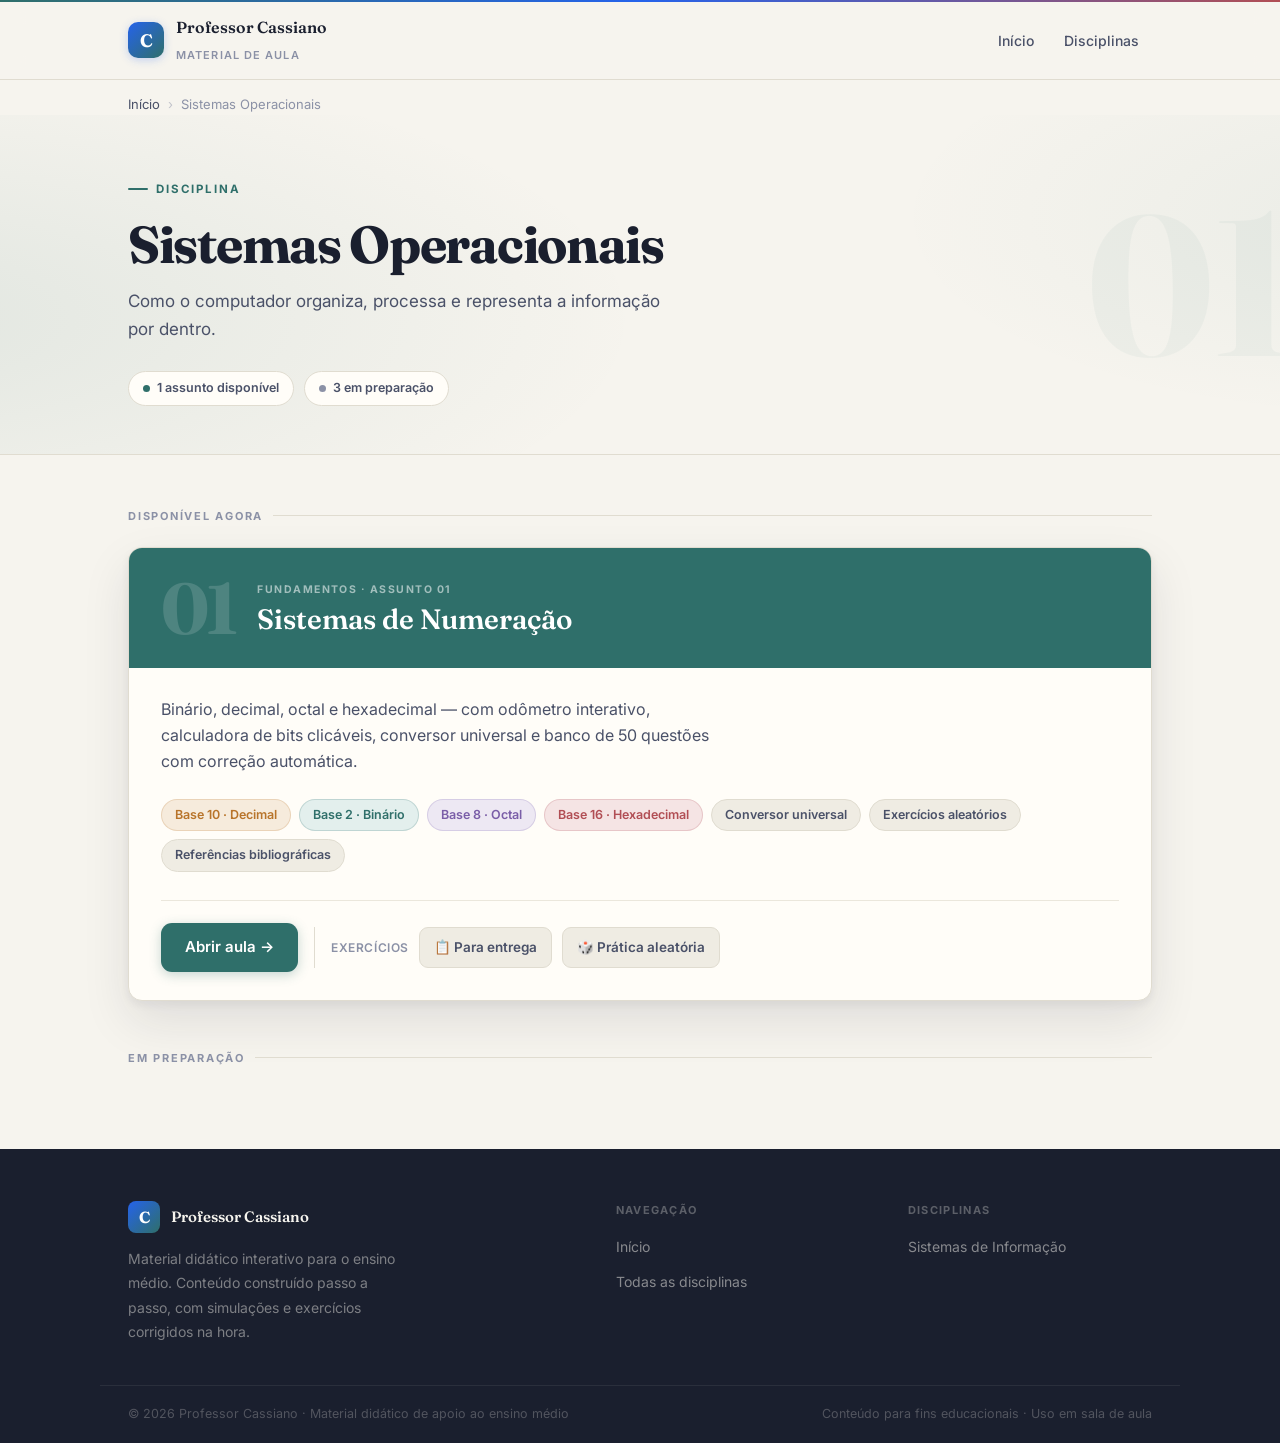
<file: disciplinas/sistemas-operacionais.html>
<!DOCTYPE html>
<html lang="pt-BR">
<head>
<meta charset="UTF-8">
<meta name="viewport" content="width=device-width, initial-scale=1.0">
<title>Sistemas Operacionais — Professor Cassiano</title>
<link rel="stylesheet" href="../assets/style.css">
<style>
  /* ---- HERO DA DISCIPLINA ---- */
  .disc-hero{
    padding:56px 0 48px;
    border-bottom:1px solid var(--line);
    background:
      radial-gradient(ellipse 60% 80% at -10% 60%, rgba(47,111,106,.10), transparent),
      radial-gradient(ellipse 40% 60% at 110% 30%, rgba(47,111,106,.06), transparent);
    position:relative;overflow:hidden;
  }
  .disc-hero::after{
    content:"01";
    position:absolute;right:-12px;top:50%;transform:translateY(-50%);
    font-family:'Fraunces',serif;font-size:200px;font-weight:700;line-height:1;
    color:var(--bin);opacity:.04;pointer-events:none;user-select:none;
  }
  .disc-eyebrow{
    display:inline-flex;align-items:center;gap:8px;
    font-size:11.5px;letter-spacing:.16em;text-transform:uppercase;
    font-weight:700;color:var(--bin);margin-bottom:18px;
  }
  .disc-eyebrow::before{
    content:"";display:block;width:20px;height:2px;background:var(--bin);border-radius:2px;
  }
  .disc-hero h1{
    font-family:'Fraunces',serif;font-weight:700;
    font-size:clamp(32px,5.5vw,52px);letter-spacing:-.025em;line-height:1.04;
    margin-bottom:16px;
  }
  .disc-hero p{font-size:17px;color:var(--ink-soft);max-width:560px;line-height:1.65;}
  .disc-chips{display:flex;gap:10px;margin-top:28px;flex-wrap:wrap;}
  .disc-chip{
    font-size:12.5px;font-weight:600;padding:6px 14px;border-radius:20px;
    border:1px solid var(--line);background:var(--card);color:var(--ink-soft);
    display:inline-flex;align-items:center;gap:7px;
  }
  .disc-chip .dot{width:7px;height:7px;border-radius:50%;}

  /* ---- SEÇÃO DISPONÍVEL ---- */
  .live-section{padding:52px 0 0;}
  .sec-eyebrow{
    font-size:11px;letter-spacing:.16em;text-transform:uppercase;
    font-weight:700;color:var(--ink-faint);margin-bottom:22px;
    display:flex;align-items:center;gap:10px;
  }
  .sec-eyebrow::after{content:"";flex:1;height:1px;background:var(--line);}

  /* ---- CARD PRINCIPAL DO ASSUNTO ---- */
  .subject-card{
    background:var(--card);border:1px solid var(--line);border-radius:var(--radius);
    overflow:hidden;box-shadow:var(--shadow-lg);
    transition:box-shadow .2s,transform .2s;
  }
  .subject-card:hover{box-shadow:0 8px 24px rgba(26,31,46,.12),0 32px 64px rgba(26,31,46,.08);transform:translateY(-2px);}

  .sc-band{
    background:var(--bin);
    padding:24px 32px;
    display:flex;align-items:center;gap:22px;
  }
  .sc-num{
    font-family:'Fraunces',serif;font-size:72px;font-weight:700;
    color:rgba(255,255,255,.15);line-height:1;flex-shrink:0;
    letter-spacing:-.04em;
  }
  .sc-band-text .sc-badge{
    font-size:10.5px;letter-spacing:.14em;text-transform:uppercase;font-weight:700;
    color:rgba(255,255,255,.55);margin-bottom:6px;
  }
  .sc-band-text .sc-title{
    font-family:'Fraunces',serif;font-size:28px;font-weight:600;
    color:#fff;line-height:1.1;
  }

  .sc-body{padding:28px 32px;}

  .sc-desc{font-size:16px;color:var(--ink-soft);max-width:580px;margin-bottom:24px;line-height:1.65;}

  .sc-topics{display:flex;flex-wrap:wrap;gap:8px;margin-bottom:28px;}
  .topic-chip{
    font-size:12.5px;font-weight:600;padding:5px 13px;border-radius:20px;
    display:inline-flex;align-items:center;gap:7px;
    border:1px solid transparent;
  }
  .topic-chip.t-dec{background:var(--dec-bg);color:var(--dec);border-color:rgba(184,116,42,.2);}
  .topic-chip.t-bin{background:var(--bin-bg);color:var(--bin);border-color:rgba(47,111,106,.2);}
  .topic-chip.t-oct{background:var(--oct-bg);color:var(--oct);border-color:rgba(122,94,168,.2);}
  .topic-chip.t-hex{background:var(--hex-bg);color:var(--hex);border-color:rgba(177,78,84,.2);}
  .topic-chip.t-neu{background:var(--paper-2);color:var(--ink-soft);border-color:var(--line);}

  .sc-actions{
    display:flex;align-items:center;gap:16px;flex-wrap:wrap;
    border-top:1px solid var(--line-soft);padding-top:22px;
  }
  .act-main{
    display:inline-flex;align-items:center;gap:9px;
    background:var(--bin);color:#fff;text-decoration:none;
    padding:12px 24px;border-radius:11px;font-size:15px;font-weight:600;
    box-shadow:0 3px 12px rgba(47,111,106,.28);
    transition:opacity .15s,transform .12s;
  }
  .act-main:hover{opacity:.9;} .act-main:active{transform:scale(.97);}

  .act-exercise-group{
    display:flex;align-items:center;gap:10px;flex-wrap:wrap;
    border-left:1px solid var(--line);padding-left:16px;
  }
  .act-exercise-label{font-size:12px;color:var(--ink-faint);font-weight:600;letter-spacing:.05em;text-transform:uppercase;}
  .act-exercise-link{
    font-size:13.5px;font-weight:600;color:var(--ink-soft);text-decoration:none;
    padding:8px 14px;border-radius:9px;border:1px solid var(--line);
    background:var(--paper-2);
    display:inline-flex;align-items:center;gap:6px;
    transition:background .15s,color .15s,border-color .15s;
  }
  .act-exercise-link:hover{background:var(--bin-bg);color:var(--bin);border-color:var(--bin);}

  /* ---- SEÇÃO EM BREVE ---- */
  .soon-section{padding:48px 0 60px;}
  .soon-grid{display:grid;grid-template-columns:repeat(auto-fill,minmax(260px,1fr));gap:14px;}
  .soon-card{
    background:transparent;border:1.5px dashed var(--line);border-radius:var(--radius);
    padding:22px 24px;
    transition:border-color .15s,background .15s;
  }
  .soon-card:hover{background:var(--card);border-color:var(--line);}
  .soon-num{
    font-family:'JetBrains Mono',monospace;font-size:12px;font-weight:700;
    color:var(--ink-faint);margin-bottom:12px;
  }
  .soon-name{
    font-family:'Fraunces',serif;font-size:20px;font-weight:600;
    color:var(--ink);margin-bottom:8px;line-height:1.2;
    opacity:.65;
  }
  .soon-desc{font-size:13.5px;color:var(--ink-faint);line-height:1.55;}
  .soon-badge{
    display:inline-block;margin-top:14px;
    font-size:10.5px;letter-spacing:.1em;text-transform:uppercase;font-weight:700;
    padding:3px 10px;border-radius:20px;background:var(--paper-2);color:var(--ink-faint);
    border:1px solid var(--line);
  }

  /* ---- STRIPE COLOR POR ASSUNTO EM BREVE ---- */
  .soon-card .soon-stripe{
    height:3px;border-radius:3px;margin-bottom:18px;opacity:.4;
  }

  @media(max-width:680px){
    .sc-band{padding:20px 22px;}
    .sc-num{font-size:52px;}
    .sc-band-text .sc-title{font-size:22px;}
    .sc-body{padding:22px;}
    .act-exercise-group{border-left:none;padding-left:0;border-top:1px solid var(--line-soft);padding-top:12px;width:100%;}
    .disc-hero::after{display:none;}
  }
</style>
</head>
<body>

<div id="site-header"></div>

<nav class="crumbs">
  <a href="../index.html">Início</a><span>›</span>Sistemas Operacionais
</nav>

<main>

  <!-- HERO -->
  <section class="disc-hero">
    <div class="container">
      <div class="disc-eyebrow">Disciplina</div>
      <h1 id="discNome">Sistemas Operacionais</h1>
      <p id="discDesc">Como o computador organiza, processa e representa a informação por dentro.</p>
      <div class="disc-chips">
        <span class="disc-chip"><span class="dot" style="background:var(--bin)"></span>1 assunto disponível</span>
        <span class="disc-chip"><span class="dot" style="background:var(--ink-faint)"></span>3 em preparação</span>
      </div>
    </div>
  </section>

  <!-- DISPONÍVEL -->
  <section class="live-section">
    <div class="container">
      <div class="sec-eyebrow">Disponível agora</div>

      <div class="subject-card">
        <div class="sc-band">
          <span class="sc-num">01</span>
          <div class="sc-band-text">
            <div class="sc-badge">Fundamentos · Assunto 01</div>
            <div class="sc-title">Sistemas de Numeração</div>
          </div>
        </div>
        <div class="sc-body">
          <p class="sc-desc">Binário, decimal, octal e hexadecimal — com odômetro interativo, calculadora de bits clicáveis, conversor universal e banco de 50 questões com correção automática.</p>

          <div class="sc-topics">
            <span class="topic-chip t-dec">Base 10 · Decimal</span>
            <span class="topic-chip t-bin">Base 2 · Binário</span>
            <span class="topic-chip t-oct">Base 8 · Octal</span>
            <span class="topic-chip t-hex">Base 16 · Hexadecimal</span>
            <span class="topic-chip t-neu">Conversor universal</span>
            <span class="topic-chip t-neu">Exercícios aleatórios</span>
            <span class="topic-chip t-neu">Referências bibliográficas</span>
          </div>

          <div class="sc-actions">
            <a href="sistemas-numeracao.html" class="act-main">Abrir aula →</a>
            <div class="act-exercise-group">
              <span class="act-exercise-label">Exercícios</span>
              <a href="exercicios-numeracao.html" class="act-exercise-link">📋 Para entrega</a>
              <a href="exercicios-aleatorios.html" class="act-exercise-link">🎲 Prática aleatória</a>
            </div>
          </div>
        </div>
      </div>

    </div>
  </section>

  <!-- EM BREVE -->
  <section class="soon-section">
    <div class="container">
      <div class="sec-eyebrow">Em preparação</div>
      <div class="soon-grid" id="soonGrid"></div>
    </div>
  </section>

</main>

<div id="site-footer"></div>

<script src="../assets/disciplinas.js"></script>
<script src="../assets/shell.js" data-base="../"></script>
<script>
(function(){
  var DISC_ID = "sistemas-operacionais";
  var data = (window.PORTAL_DISCIPLINAS||[]).find(function(d){ return d.id === DISC_ID; });
  if(!data) return;

  document.getElementById('discNome').textContent = data.nome;
  document.getElementById('discDesc').textContent = data.descricao;
  document.title = data.nome + " — Professor Cassiano";

  var soon = (data.assuntos||[]).filter(function(a){ return a.status !== 'live'; });
  var liveCount  = (data.assuntos||[]).filter(function(a){ return a.status === 'live'; }).length;
  var soonCount  = soon.length;

  /* atualiza chips do hero */
  var chips = document.querySelectorAll('.disc-chip');
  if(chips[0]) chips[0].lastChild.textContent = liveCount + (liveCount===1?' assunto disponível':' assuntos disponíveis');
  if(chips[1]) chips[1].lastChild.textContent = soonCount + ' em preparação';

  /* índice de cores para stripe */
  var COLORS = {bin:'var(--bin)',oct:'var(--oct)',dec:'var(--dec)',hex:'var(--hex)'};

  /* renderiza cards em breve */
  var grid = document.getElementById('soonGrid');
  soon.forEach(function(a, i){
    var num = String(liveCount + i + 1).padStart(2,'0');
    var color = COLORS[a.cor] || 'var(--ink-faint)';
    var card = document.createElement('div');
    card.className = 'soon-card';
    card.innerHTML =
      '<div class="soon-stripe" style="background:'+color+'"></div>'+
      '<div class="soon-num">'+num+'</div>'+
      '<div class="soon-name">'+a.nome+'</div>'+
      '<div class="soon-desc">'+a.descricao+'</div>'+
      '<span class="soon-badge">Em breve</span>';
    grid.appendChild(card);
  });
})();
</script>
</body>
</html>
</file>
<file: assets/style.css>
/* ===================================================================
   PORTAL PROFESSOR CASSIANO — estilo compartilhado
   =================================================================== */

@import url('https://fonts.googleapis.com/css2?family=Fraunces:opsz,wght@9..144,400;9..144,500;9..144,600;9..144,700&family=Inter:wght@400;500;600&family=JetBrains+Mono:wght@400;500;700&display=swap');

:root{
  --ink:#1a1f2e;
  --ink-soft:#4a5168;
  --ink-faint:#8b91a6;
  --paper:#f6f4ee;
  --paper-2:#efece3;
  --card:#fffdf8;
  --line:#e0dcd0;
  --line-soft:#ebe7dc;

  --bin:#2f6f6a;   --bin-bg:#e3efed;
  --oct:#7a5ea8;   --oct-bg:#ede8f3;
  --dec:#b8742a;   --dec-bg:#f6ebdc;
  --hex:#b14e54;   --hex-bg:#f5e4e4;
  --dev:#2563eb;   --dev-bg:#dbeafe;

  --accent:#2f6f6a;
  --radius:14px;
  --shadow:0 1px 2px rgba(26,31,46,.04), 0 8px 24px rgba(26,31,46,.06);
  --shadow-lg:0 4px 8px rgba(26,31,46,.06), 0 20px 48px rgba(26,31,46,.10);
}

*{box-sizing:border-box;margin:0;padding:0;}
html{scroll-behavior:smooth;}
body{
  font-family:'Inter',sans-serif;
  background:var(--paper);
  color:var(--ink);
  line-height:1.65;
  -webkit-font-smoothing:antialiased;
}
@media(prefers-reduced-motion:reduce){
  html{scroll-behavior:auto;}
  *{animation:none!important;transition:none!important;}
}

/* ---------- PROTEÇÃO ANTI-CÓPIA ---------- */
.no-copy,.no-copy *{user-select:none;-webkit-user-select:none;}
.no-copy input,.no-copy textarea{user-select:text;-webkit-user-select:text;}
a{color:inherit;}

/* ---------- CABEÇALHO ---------- */
.site-header{
  position:sticky;top:0;z-index:30;
  background:rgba(246,244,238,.88);
  backdrop-filter:blur(12px);-webkit-backdrop-filter:blur(12px);
  border-bottom:1px solid var(--line);
}
.site-header::before{
  content:"";display:block;height:2px;
  background:linear-gradient(90deg,var(--bin),var(--dev),var(--hex));
}
.site-header .bar{
  max-width:1080px;margin:0 auto;padding:12px 28px;
  display:flex;align-items:center;justify-content:space-between;gap:20px;
}
.brand{display:flex;align-items:center;gap:12px;text-decoration:none;}
.brand .mark{
  width:36px;height:36px;border-radius:10px;flex-shrink:0;
  background:linear-gradient(135deg,var(--dev),var(--bin));
  color:#fff;
  display:flex;align-items:center;justify-content:center;
  font-family:'Fraunces',serif;font-weight:700;font-size:18px;
  box-shadow:0 2px 8px rgba(37,99,235,.25);
}
.brand .bt{font-family:'Fraunces',serif;font-weight:600;font-size:16px;line-height:1.1;color:var(--ink);}
.brand .bs{font-size:11px;letter-spacing:.1em;text-transform:uppercase;color:var(--ink-faint);font-weight:600;}

/* Nav desktop */
.site-nav{display:flex;gap:4px;align-items:center;}
.site-nav a{
  text-decoration:none;font-size:14px;font-weight:500;color:var(--ink-soft);
  padding:7px 13px;border-radius:9px;transition:background .15s,color .15s;
}
.site-nav a:hover{background:var(--card);color:var(--ink);}
.site-nav a.cta{
  background:var(--ink);color:var(--paper);
  margin-left:4px;
}
.site-nav a.cta:hover{opacity:.88;color:var(--paper);}

/* Nav toggle (mobile) */
.nav-toggle{
  display:none;flex-direction:column;justify-content:center;gap:5px;
  width:40px;height:40px;background:none;border:none;cursor:pointer;
  padding:8px;border-radius:8px;transition:background .15s;flex-shrink:0;
}
.nav-toggle:hover{background:var(--paper-2);}
.nav-toggle span{
  display:block;height:2px;background:var(--ink);border-radius:2px;
  transition:transform .22s,opacity .22s;
}
.nav-toggle.open span:nth-child(1){transform:translateY(7px) rotate(45deg);}
.nav-toggle.open span:nth-child(2){opacity:0;transform:scaleX(0);}
.nav-toggle.open span:nth-child(3){transform:translateY(-7px) rotate(-45deg);}

/* breadcrumb */
.crumbs{max-width:1080px;margin:0 auto;padding:14px 28px 0;font-size:13px;color:var(--ink-faint);}
.crumbs a{color:var(--ink-soft);text-decoration:none;}
.crumbs a:hover{color:var(--accent);}
.crumbs span{margin:0 8px;opacity:.5;}

/* ---------- RODAPÉ DARK ---------- */
.site-footer{background:var(--ink);margin-top:0;}
.ft-inner{
  max-width:1080px;margin:0 auto;padding:52px 28px 40px;
  display:grid;grid-template-columns:1.8fr 1fr 1fr;gap:48px;
}
.ft-col-brand p{font-size:14px;color:rgba(246,244,238,.45);margin-top:14px;line-height:1.75;max-width:280px;}
.ft-logo{display:flex;align-items:center;gap:11px;text-decoration:none;color:var(--paper);}
.ft-logo .mark{
  width:32px;height:32px;border-radius:8px;flex-shrink:0;
  background:linear-gradient(135deg,var(--dev),var(--bin));color:#fff;
  display:flex;align-items:center;justify-content:center;
  font-family:'Fraunces',serif;font-weight:700;font-size:16px;
}
.ft-logo .bt{font-family:'Fraunces',serif;font-weight:600;font-size:15px;color:var(--paper);}
.ft-col-title{
  font-size:11px;letter-spacing:.12em;text-transform:uppercase;
  font-weight:700;color:rgba(246,244,238,.3);margin-bottom:14px;
}
.ft-links{list-style:none;}
.ft-links li{margin-bottom:9px;}
.ft-links a{
  color:rgba(246,244,238,.5);text-decoration:none;
  font-size:14px;transition:color .15s;
}
.ft-links a:hover{color:var(--paper);}
.ft-bottom{
  border-top:1px solid rgba(246,244,238,.07);
  max-width:1080px;margin:0 auto;padding:18px 28px;
  display:flex;justify-content:space-between;align-items:center;
  gap:12px;flex-wrap:wrap;
}
.ft-bottom p{font-size:12.5px;color:rgba(246,244,238,.25);}

/* ---------- COMPONENTES GERAIS ---------- */
.container{max-width:1080px;margin:0 auto;padding:0 28px;}
.narrow{max-width:780px;margin:0 auto;padding:0 28px;}
.eyebrow{font-size:12px;letter-spacing:.16em;text-transform:uppercase;color:var(--ink-faint);font-weight:600;}

/* grade de cartões */
.card-grid{display:grid;grid-template-columns:repeat(auto-fill,minmax(290px,1fr));gap:18px;margin-top:8px;}
.tile{
  display:block;text-decoration:none;color:inherit;
  background:var(--card);border:1px solid var(--line);border-radius:var(--radius);
  padding:26px;box-shadow:var(--shadow);
  transition:transform .18s, box-shadow .18s, border-color .18s;
  position:relative;overflow:hidden;
}
.tile::before{
  content:"";position:absolute;left:0;top:0;bottom:0;width:4px;
  background:var(--tile-color,var(--accent));
  transition:width .18s;
}
.tile:hover{
  transform:translateY(-4px);
  box-shadow:var(--shadow-lg);
  border-color:var(--tile-color,var(--accent));
}
.tile:hover::before{width:5px;}
.tile.soon{opacity:.6;pointer-events:none;}
.tile .tnum{font-family:'JetBrains Mono',monospace;font-size:12px;font-weight:700;color:var(--tile-color,var(--accent));}
.tile h3{font-family:'Fraunces',serif;font-weight:600;font-size:21px;margin:6px 0 8px;line-height:1.15;}
.tile p{font-size:14px;color:var(--ink-soft);line-height:1.55;}
.tile .meta{margin-top:16px;font-size:12.5px;color:var(--ink-faint);display:flex;align-items:center;gap:7px;}
.tile .badge{
  font-size:10.5px;letter-spacing:.08em;text-transform:uppercase;font-weight:700;
  padding:3px 8px;border-radius:20px;background:var(--paper-2);color:var(--ink-faint);
}
.tile .badge.live{background:var(--bin-bg);color:var(--bin);}
.tile .arrow{margin-left:auto;font-size:16px;color:var(--tile-color,var(--accent));transition:transform .18s;}
.tile:hover .arrow{transform:translateX(3px);}

/* hero genérico de página interna */
.page-hero{padding:54px 0 40px;border-bottom:1px solid var(--line-soft);}
.page-hero h1{font-family:'Fraunces',serif;font-weight:600;font-size:clamp(30px,5vw,44px);letter-spacing:-.02em;line-height:1.05;margin:14px 0 16px;}
.page-hero p{font-size:17px;color:var(--ink-soft);max-width:580px;}

section.block{padding:52px 0;}
section.block > .container > h2, section.block > .narrow > h2{
  font-family:'Fraunces',serif;font-weight:600;font-size:26px;margin-bottom:6px;
}
section.block .sub{font-size:15px;color:var(--ink-soft);margin-bottom:28px;}

/* ---------- ANIMAÇÕES DE ENTRADA ---------- */
.anim{opacity:0;transform:translateY(22px);transition:opacity .5s ease,transform .5s ease;}
.anim.visible{opacity:1;transform:translateY(0);}
.anim-d1{transition-delay:.08s;}
.anim-d2{transition-delay:.16s;}
.anim-d3{transition-delay:.24s;}
.anim-d4{transition-delay:.32s;}

/* ---------- MOBILE ---------- */
@media(max-width:680px){
  .site-header .bar{padding:10px 18px;}
  .nav-toggle{display:flex;}
  .site-nav{
    display:none;position:absolute;top:100%;left:0;right:0;
    background:var(--paper);border-bottom:1px solid var(--line);
    padding:10px 18px 14px;flex-direction:column;gap:2px;
    box-shadow:0 10px 28px rgba(26,31,46,.10);
  }
  .site-nav.open{display:flex;}
  .site-nav a{padding:10px 14px;border-radius:9px;}
  .site-nav a.cta{margin-top:4px;text-align:center;justify-content:center;}
  .brand .bs{display:none;}
  .container,.narrow{padding:0 18px;}
  .crumbs{padding:12px 18px 0;}
  .ft-inner{grid-template-columns:1fr;gap:32px;padding:40px 18px 28px;}
  .ft-bottom{padding:16px 18px;flex-direction:column;align-items:flex-start;gap:6px;}
}
@media(max-width:860px){
  .ft-inner{grid-template-columns:1fr 1fr;padding:44px 28px 32px;}
  .ft-col-brand{grid-column:1/-1;}
}
</file>
